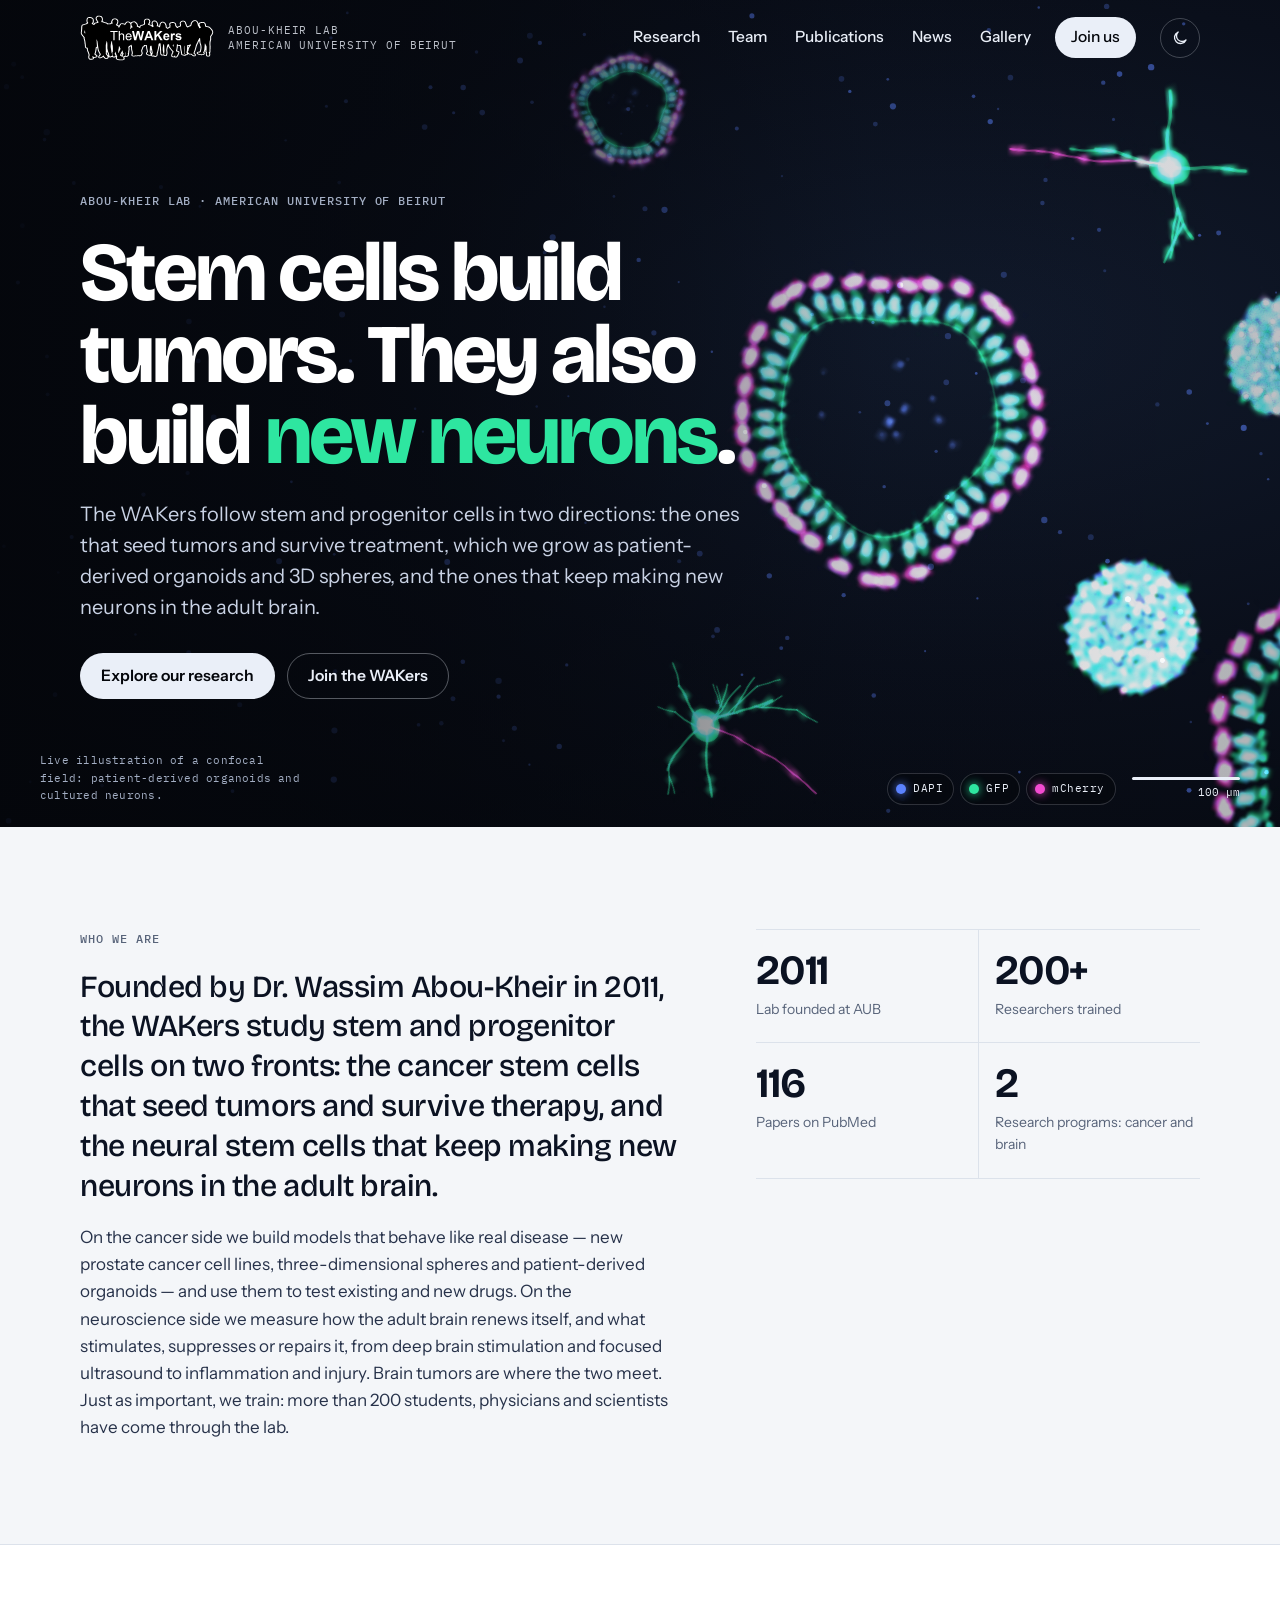
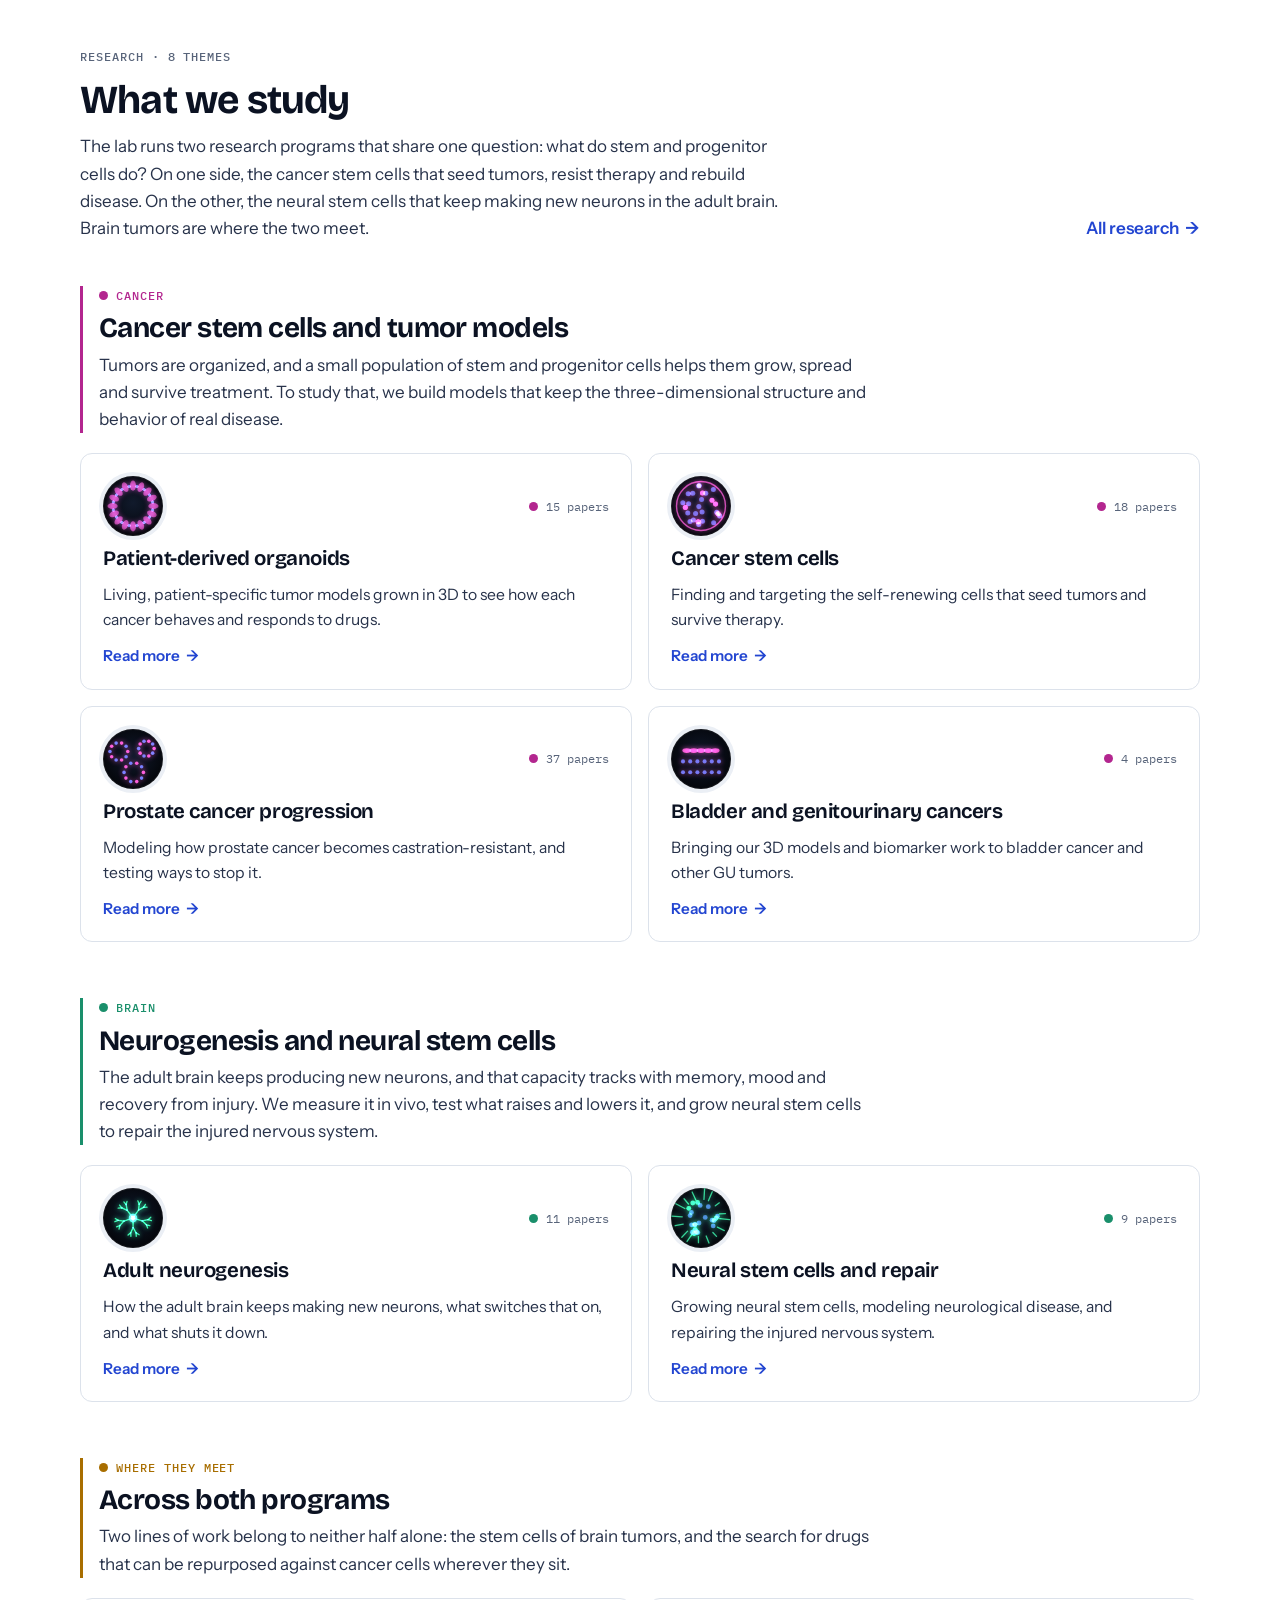
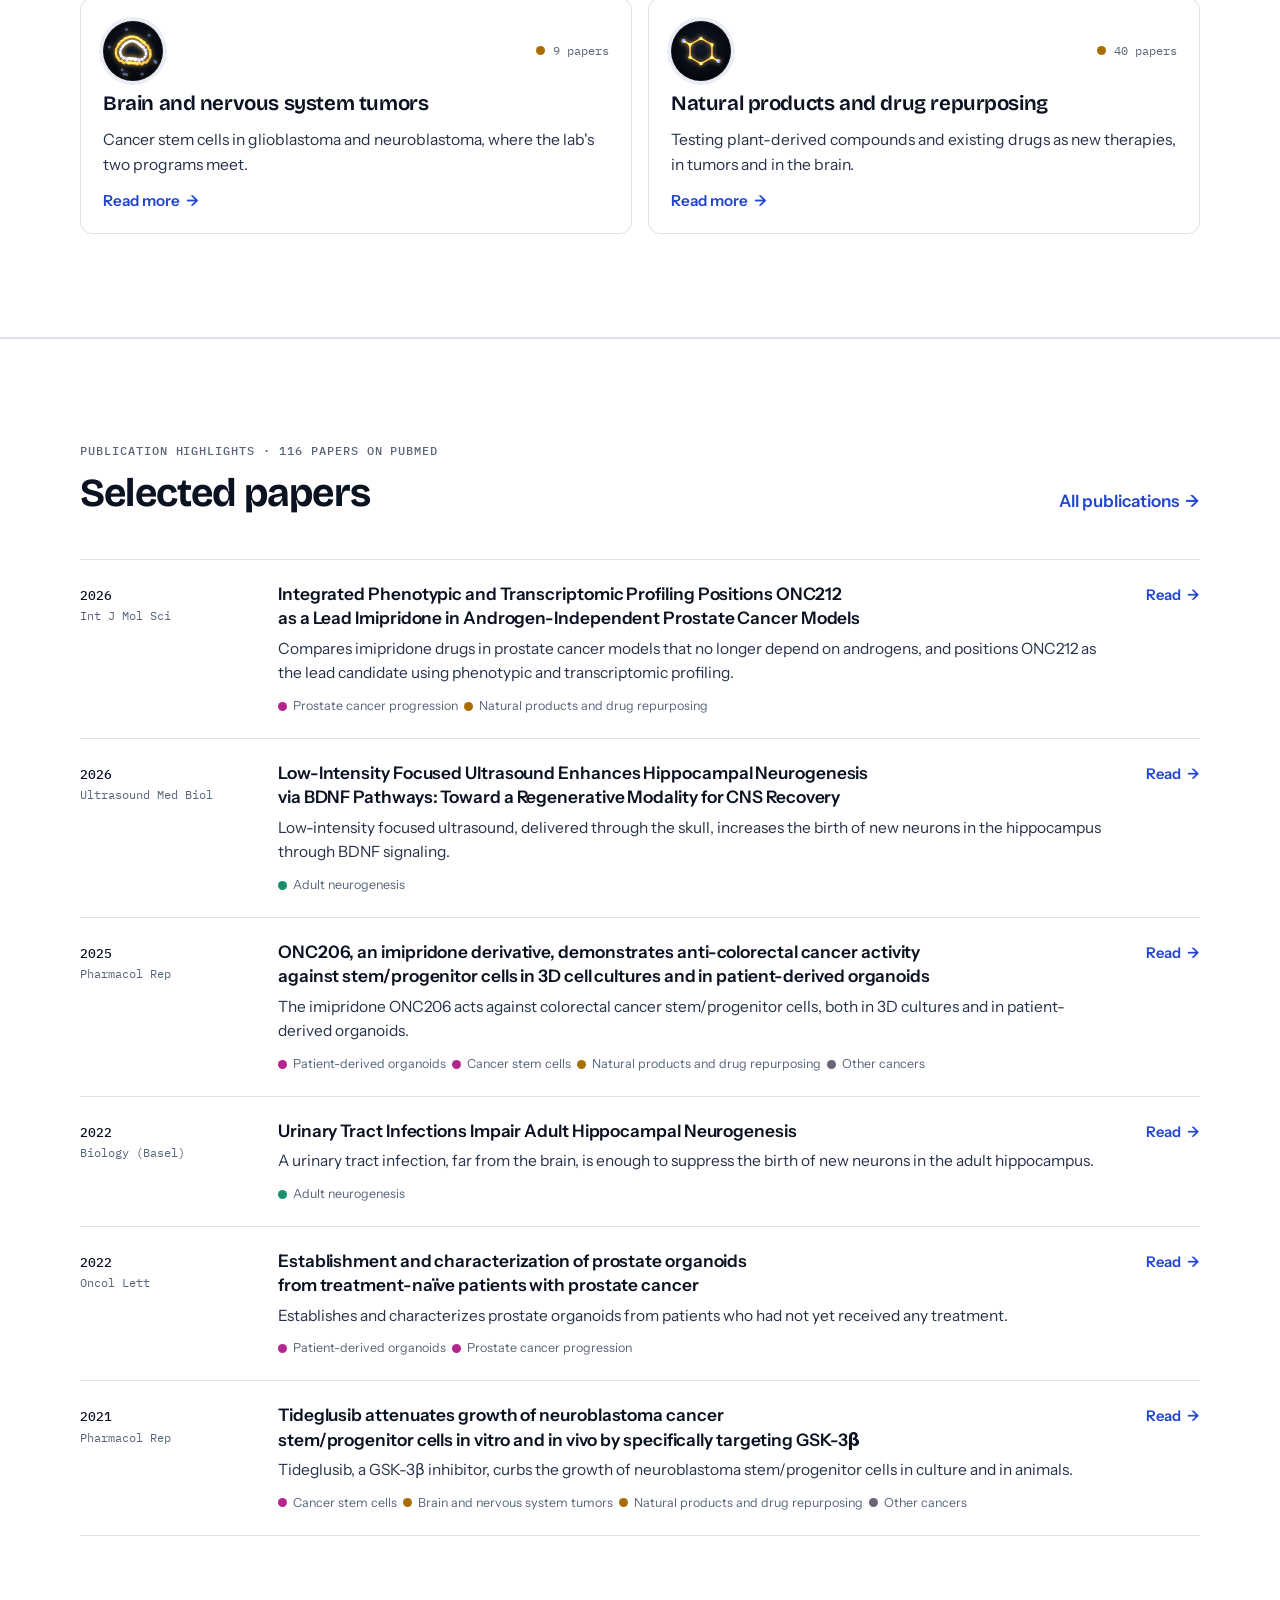
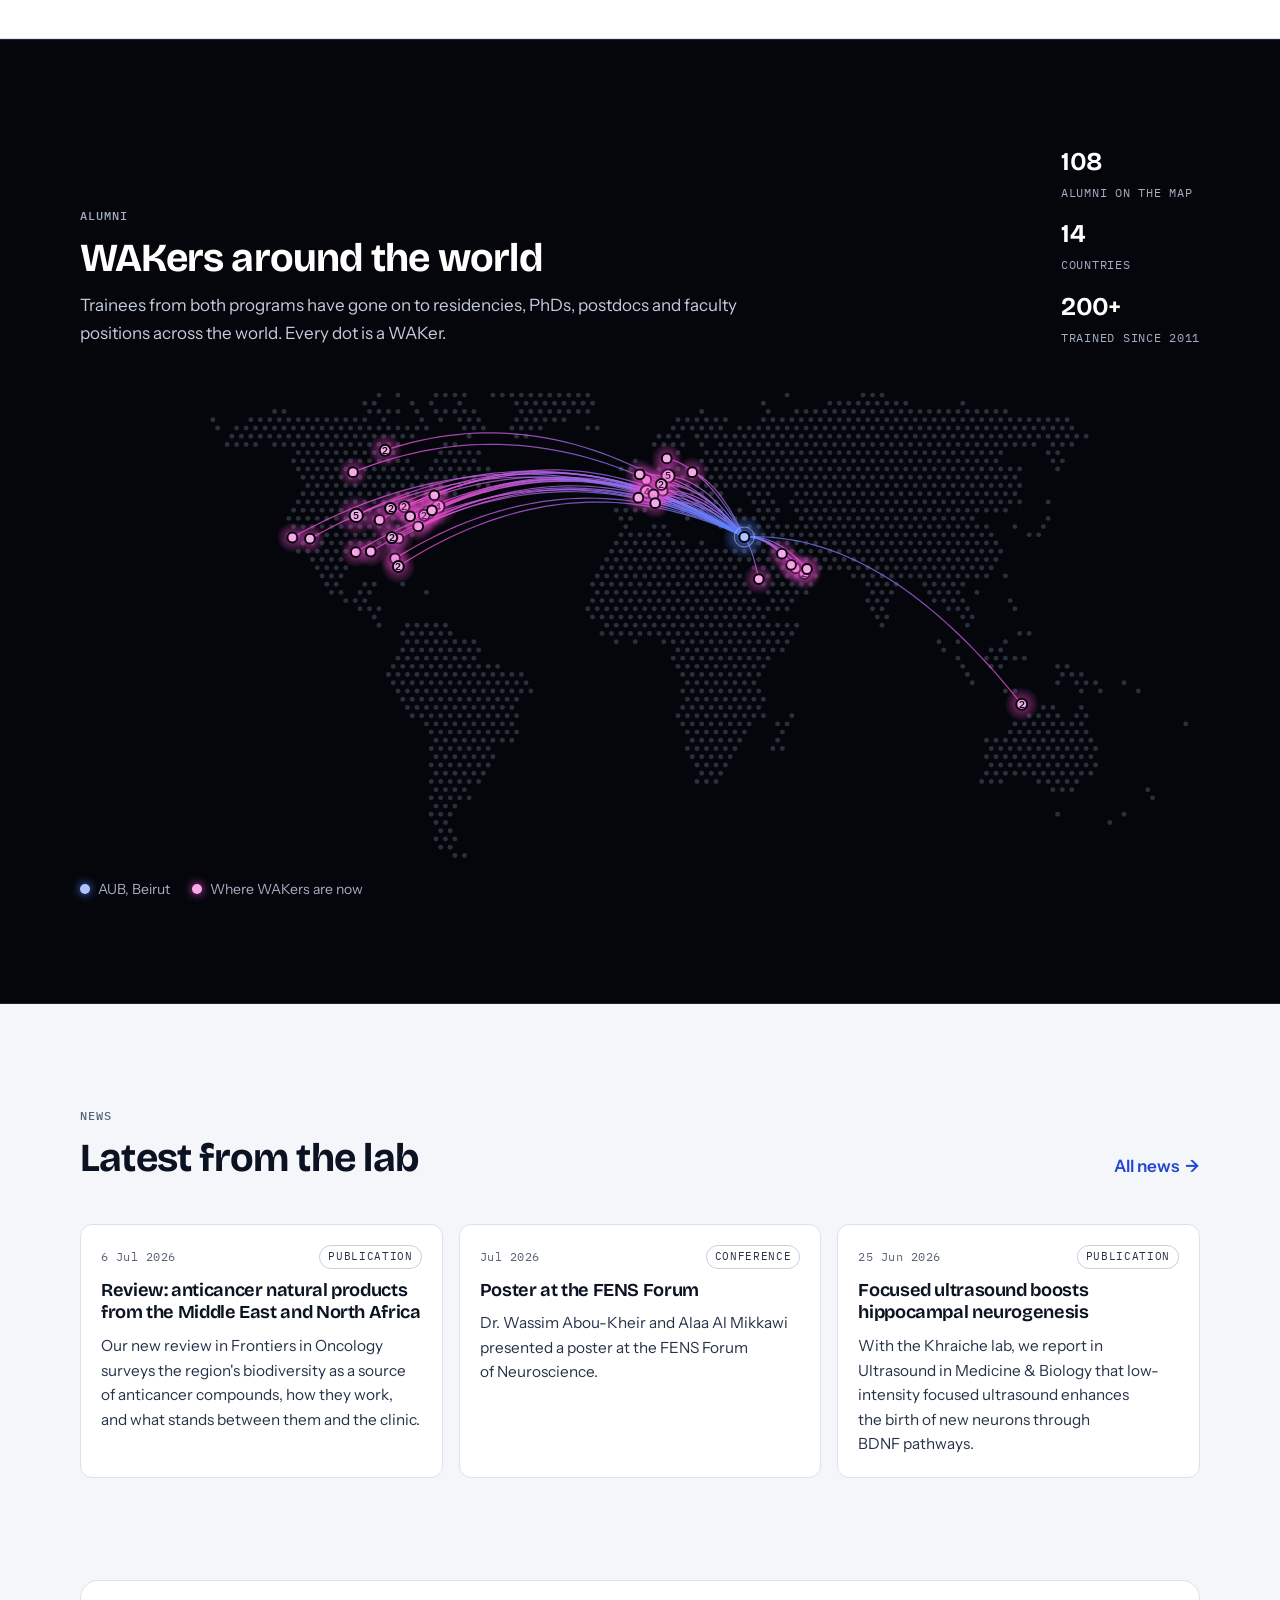
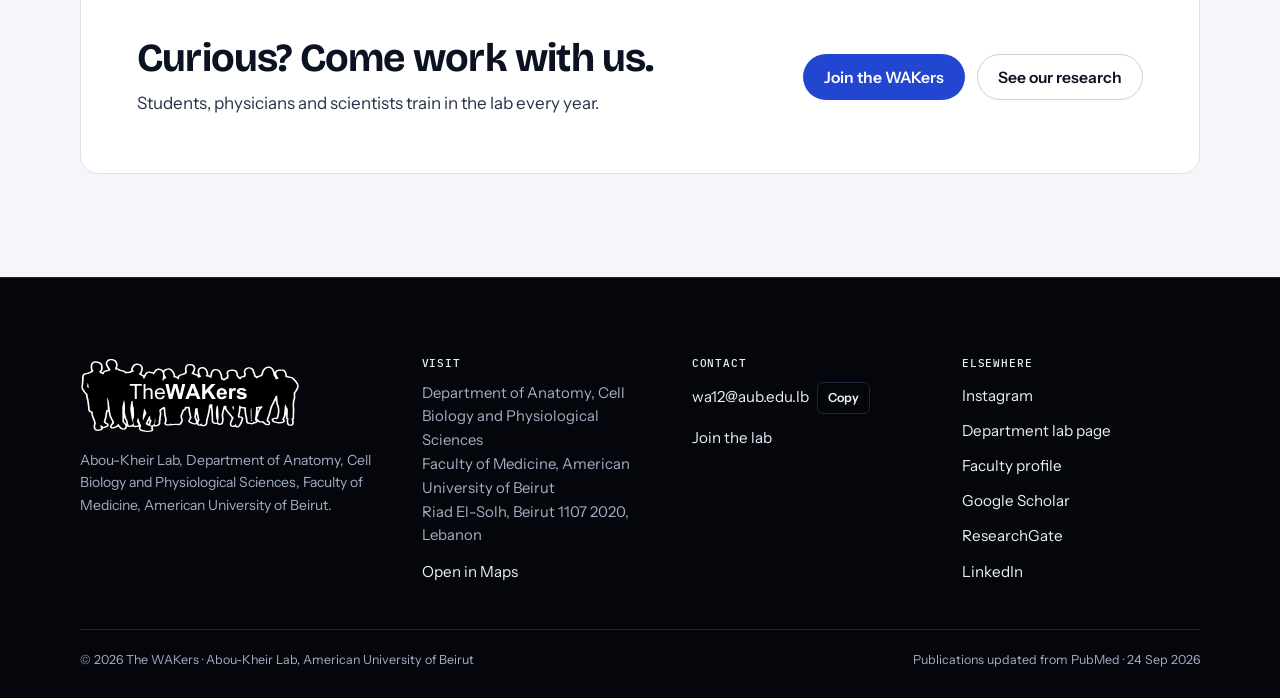
<file: index.html>
<!doctype html>
<html lang="en" data-page="home" data-root="">
<head>
<meta charset="utf-8">
<meta name="viewport" content="width=device-width, initial-scale=1">
<title>The WAKers · Abou-Kheir Lab, AUB</title>
<meta name="description" content="The WAKers, the Abou-Kheir lab at the American University of Beirut, study cancer stem cells, patient-derived organoids and adult neurogenesis.">
<meta property="og:title" content="The WAKers · Abou-Kheir Lab, AUB">
<meta property="og:description" content="The WAKers, the Abou-Kheir lab at the American University of Beirut, study cancer stem cells, patient-derived organoids and adult neurogenesis.">
<meta property="og:type" content="website">
<meta name="theme-color" content="#04060B">
<link rel="icon" href="assets/img/favicon.svg" type="image/svg+xml">
<link rel="preconnect" href="https://fonts.googleapis.com">
<link rel="preconnect" href="https://fonts.gstatic.com" crossorigin>
<link rel="stylesheet" href="https://fonts.googleapis.com/css2?family=Bricolage+Grotesque:opsz,wght@12..96,500..800&family=IBM+Plex+Mono:wght@400;500&family=Instrument+Sans:ital,wght@0,400..700;1,400..700&display=swap">
<link rel="stylesheet" href="assets/css/site.css">
<script>try{var t=localStorage.getItem('wakers-theme');if(t)document.documentElement.setAttribute('data-theme',t);}catch(e){}</script>
</head>
<body>
<a class="skip" href="#main">Skip to content</a>
<div id="site-header"></div>
<main id="main" tabindex="-1"></main>
<div id="site-footer"></div>
<noscript><p style="padding:24px;font-family:sans-serif">This site needs JavaScript turned on to show its content.</p></noscript>
<script src="assets/js/geo-data.js" defer></script>
<script src="assets/js/map.js" defer></script>
<script src="assets/js/field.js" defer></script>
<script src="assets/js/app.js" defer></script>
</body>
</html>
</file>
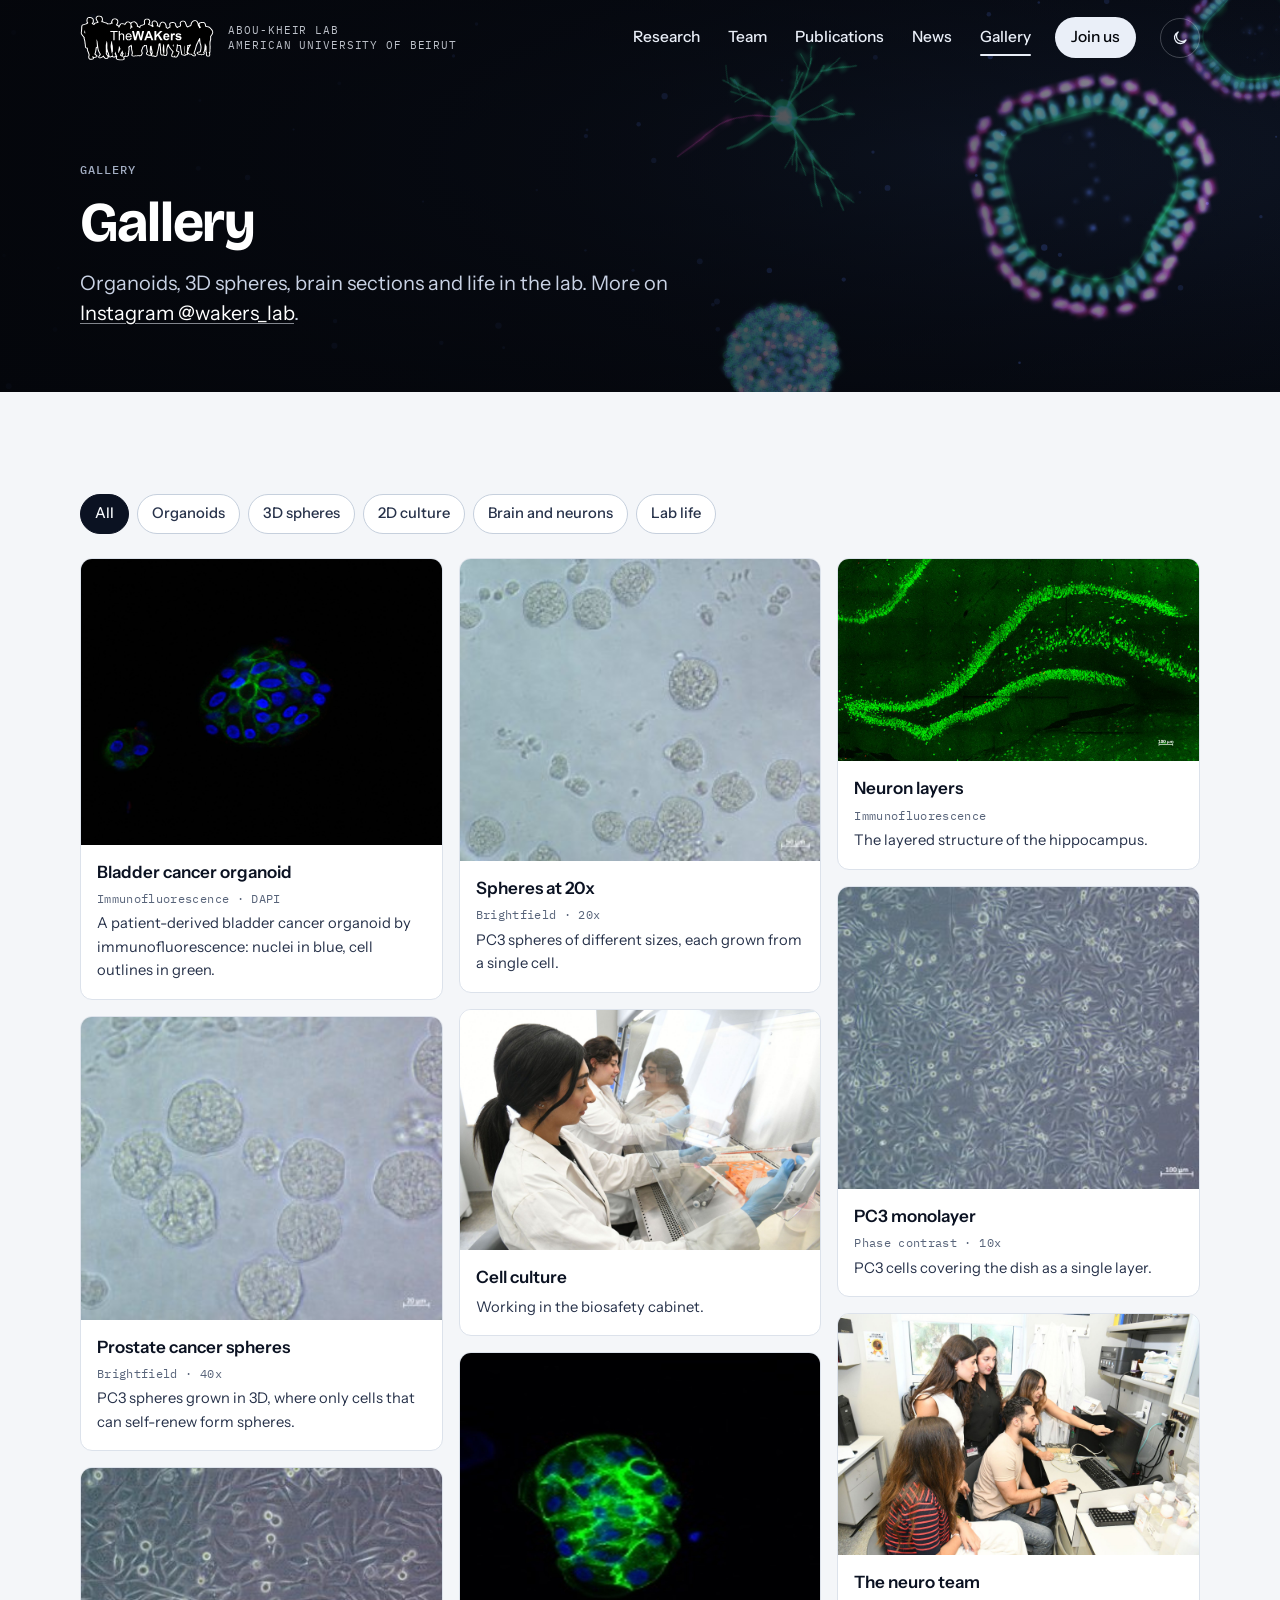
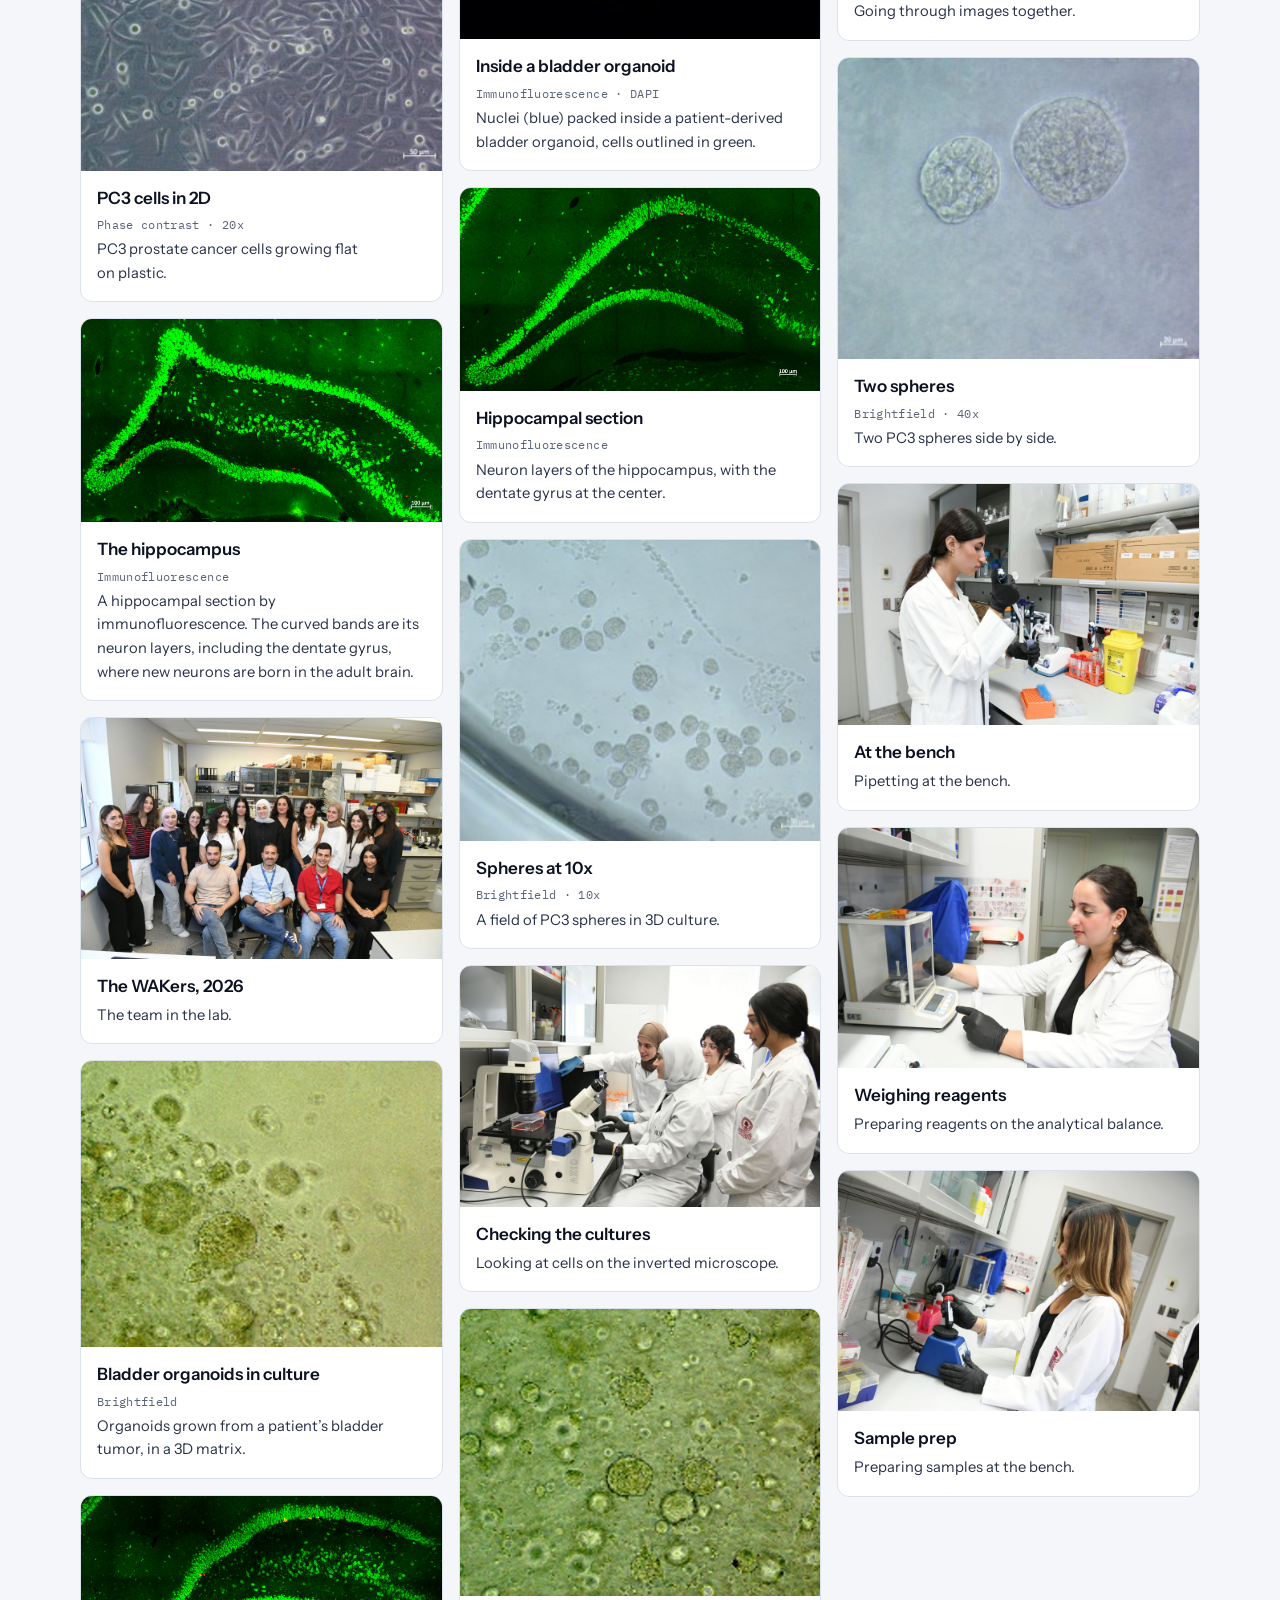
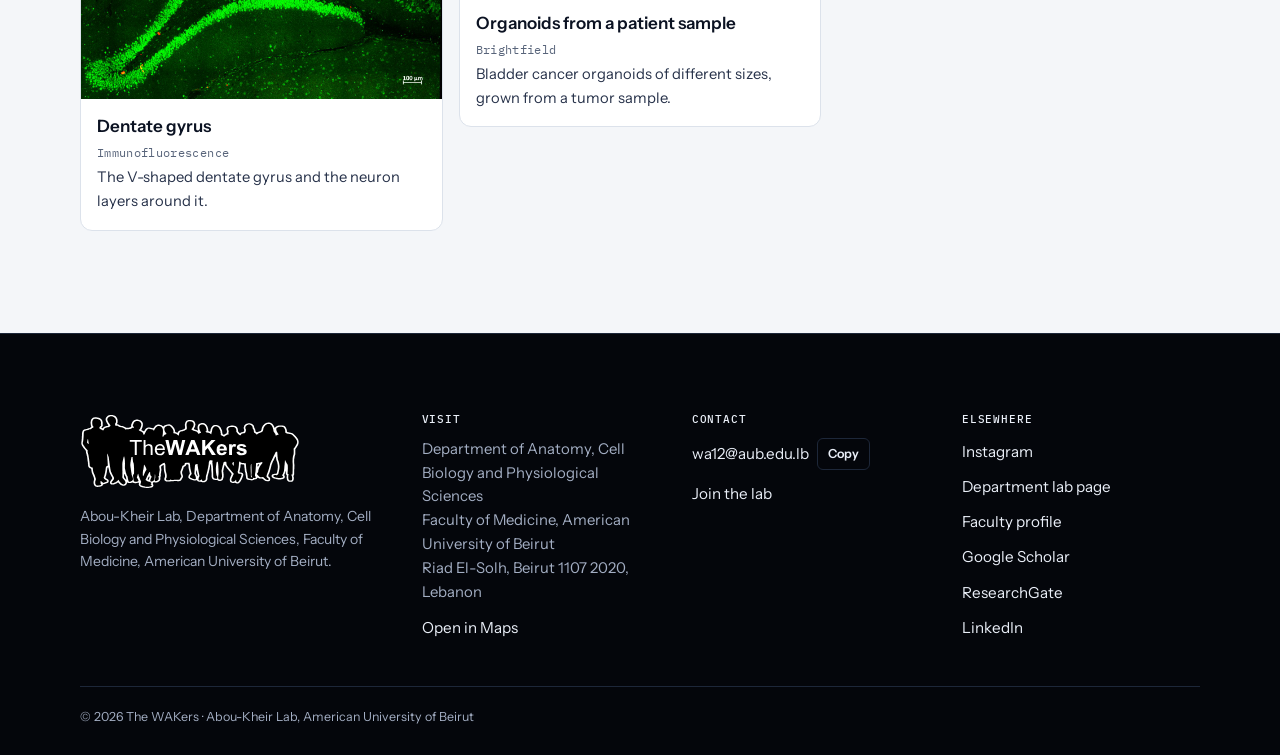
<file: gallery/index.html>
<!doctype html>
<html lang="en" data-page="gallery" data-root="../">
<head>
<meta charset="utf-8">
<meta name="viewport" content="width=device-width, initial-scale=1">
<title>Gallery · The WAKers</title>
<meta name="description" content="Organoids, 3D spheres, brain sections and life in the Abou-Kheir lab.">
<meta property="og:title" content="Gallery · The WAKers">
<meta property="og:description" content="Organoids, 3D spheres, brain sections and life in the Abou-Kheir lab.">
<meta property="og:type" content="website">
<meta name="theme-color" content="#04060B">
<link rel="icon" href="../assets/img/favicon.svg" type="image/svg+xml">
<link rel="preconnect" href="https://fonts.googleapis.com">
<link rel="preconnect" href="https://fonts.gstatic.com" crossorigin>
<link rel="stylesheet" href="https://fonts.googleapis.com/css2?family=Bricolage+Grotesque:opsz,wght@12..96,500..800&family=IBM+Plex+Mono:wght@400;500&family=Instrument+Sans:ital,wght@0,400..700;1,400..700&display=swap">
<link rel="stylesheet" href="../assets/css/site.css">
<script>try{var t=localStorage.getItem('wakers-theme');if(t)document.documentElement.setAttribute('data-theme',t);}catch(e){}</script>
</head>
<body>
<a class="skip" href="#main">Skip to content</a>
<div id="site-header"></div>
<main id="main" tabindex="-1"></main>
<div id="site-footer"></div>
<noscript><p style="padding:24px;font-family:sans-serif">This site needs JavaScript turned on to show its content.</p></noscript>
<script src="../assets/js/geo-data.js" defer></script>
<script src="../assets/js/map.js" defer></script>
<script src="../assets/js/field.js" defer></script>
<script src="../assets/js/app.js" defer></script>
</body>
</html>
</file>
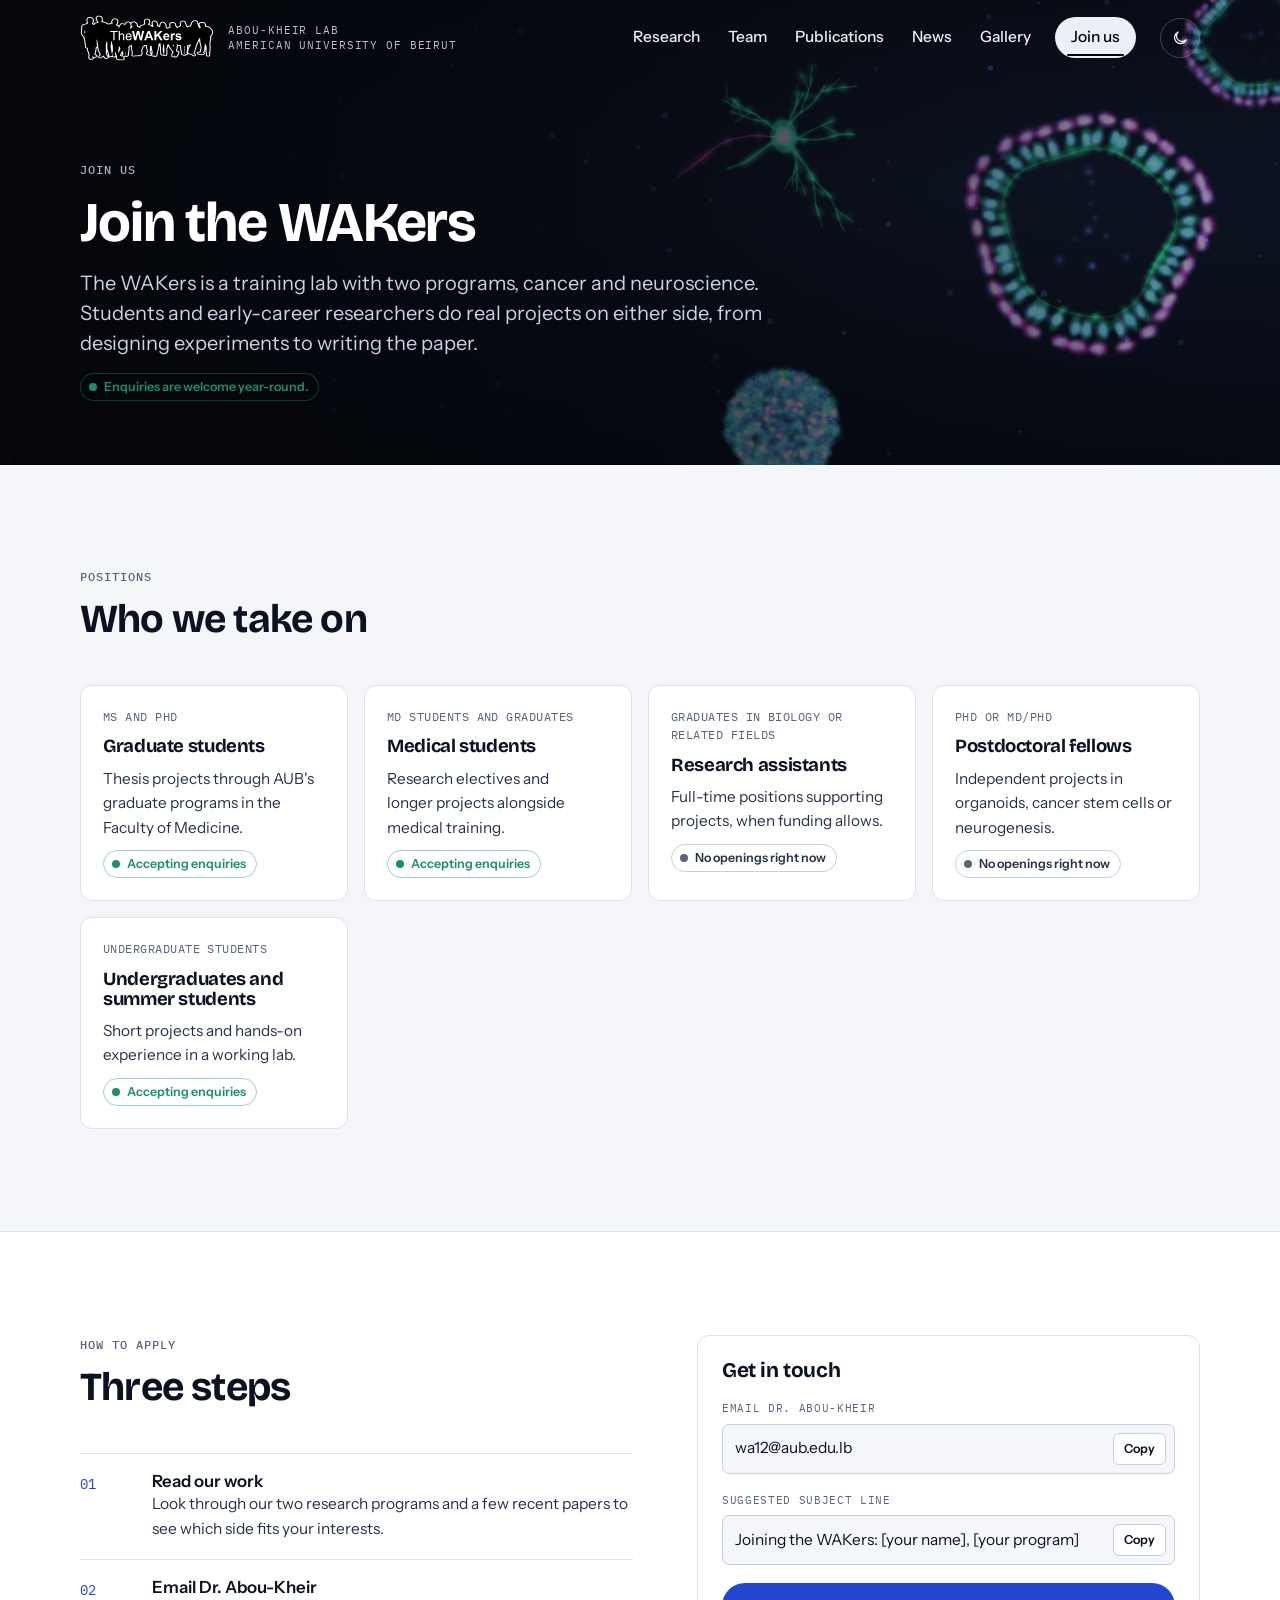
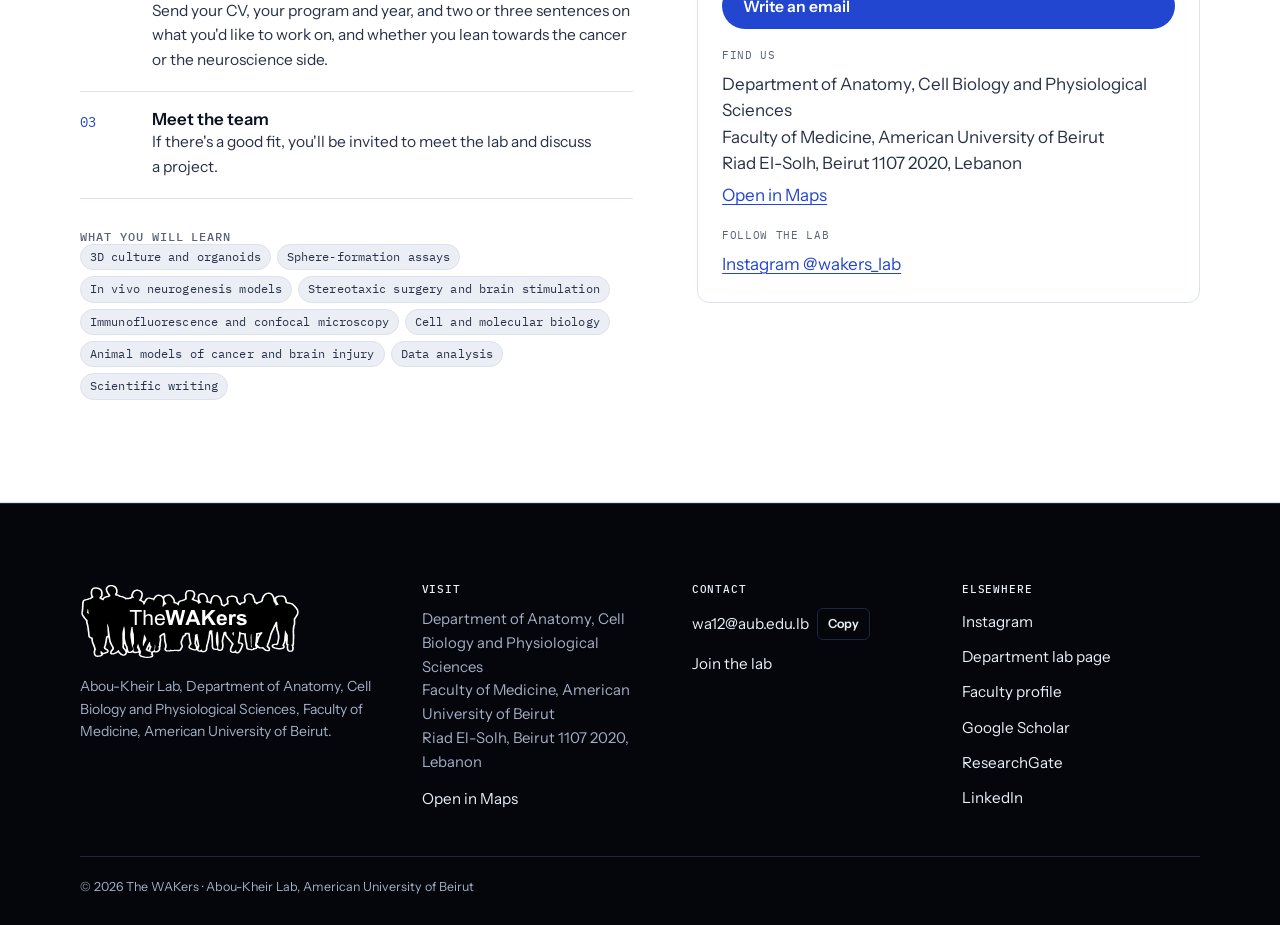
<file: join/index.html>
<!doctype html>
<html lang="en" data-page="join" data-root="../">
<head>
<meta charset="utf-8">
<meta name="viewport" content="width=device-width, initial-scale=1">
<title>Join us · The WAKers</title>
<meta name="description" content="How to join the Abou-Kheir lab at the American University of Beirut as a student, researcher or postdoc.">
<meta property="og:title" content="Join us · The WAKers">
<meta property="og:description" content="How to join the Abou-Kheir lab at the American University of Beirut as a student, researcher or postdoc.">
<meta property="og:type" content="website">
<meta name="theme-color" content="#04060B">
<link rel="icon" href="../assets/img/favicon.svg" type="image/svg+xml">
<link rel="preconnect" href="https://fonts.googleapis.com">
<link rel="preconnect" href="https://fonts.gstatic.com" crossorigin>
<link rel="stylesheet" href="https://fonts.googleapis.com/css2?family=Bricolage+Grotesque:opsz,wght@12..96,500..800&family=IBM+Plex+Mono:wght@400;500&family=Instrument+Sans:ital,wght@0,400..700;1,400..700&display=swap">
<link rel="stylesheet" href="../assets/css/site.css">
<script>try{var t=localStorage.getItem('wakers-theme');if(t)document.documentElement.setAttribute('data-theme',t);}catch(e){}</script>
</head>
<body>
<a class="skip" href="#main">Skip to content</a>
<div id="site-header"></div>
<main id="main" tabindex="-1"></main>
<div id="site-footer"></div>
<noscript><p style="padding:24px;font-family:sans-serif">This site needs JavaScript turned on to show its content.</p></noscript>
<script src="../assets/js/geo-data.js" defer></script>
<script src="../assets/js/map.js" defer></script>
<script src="../assets/js/field.js" defer></script>
<script src="../assets/js/app.js" defer></script>
</body>
</html>
</file>
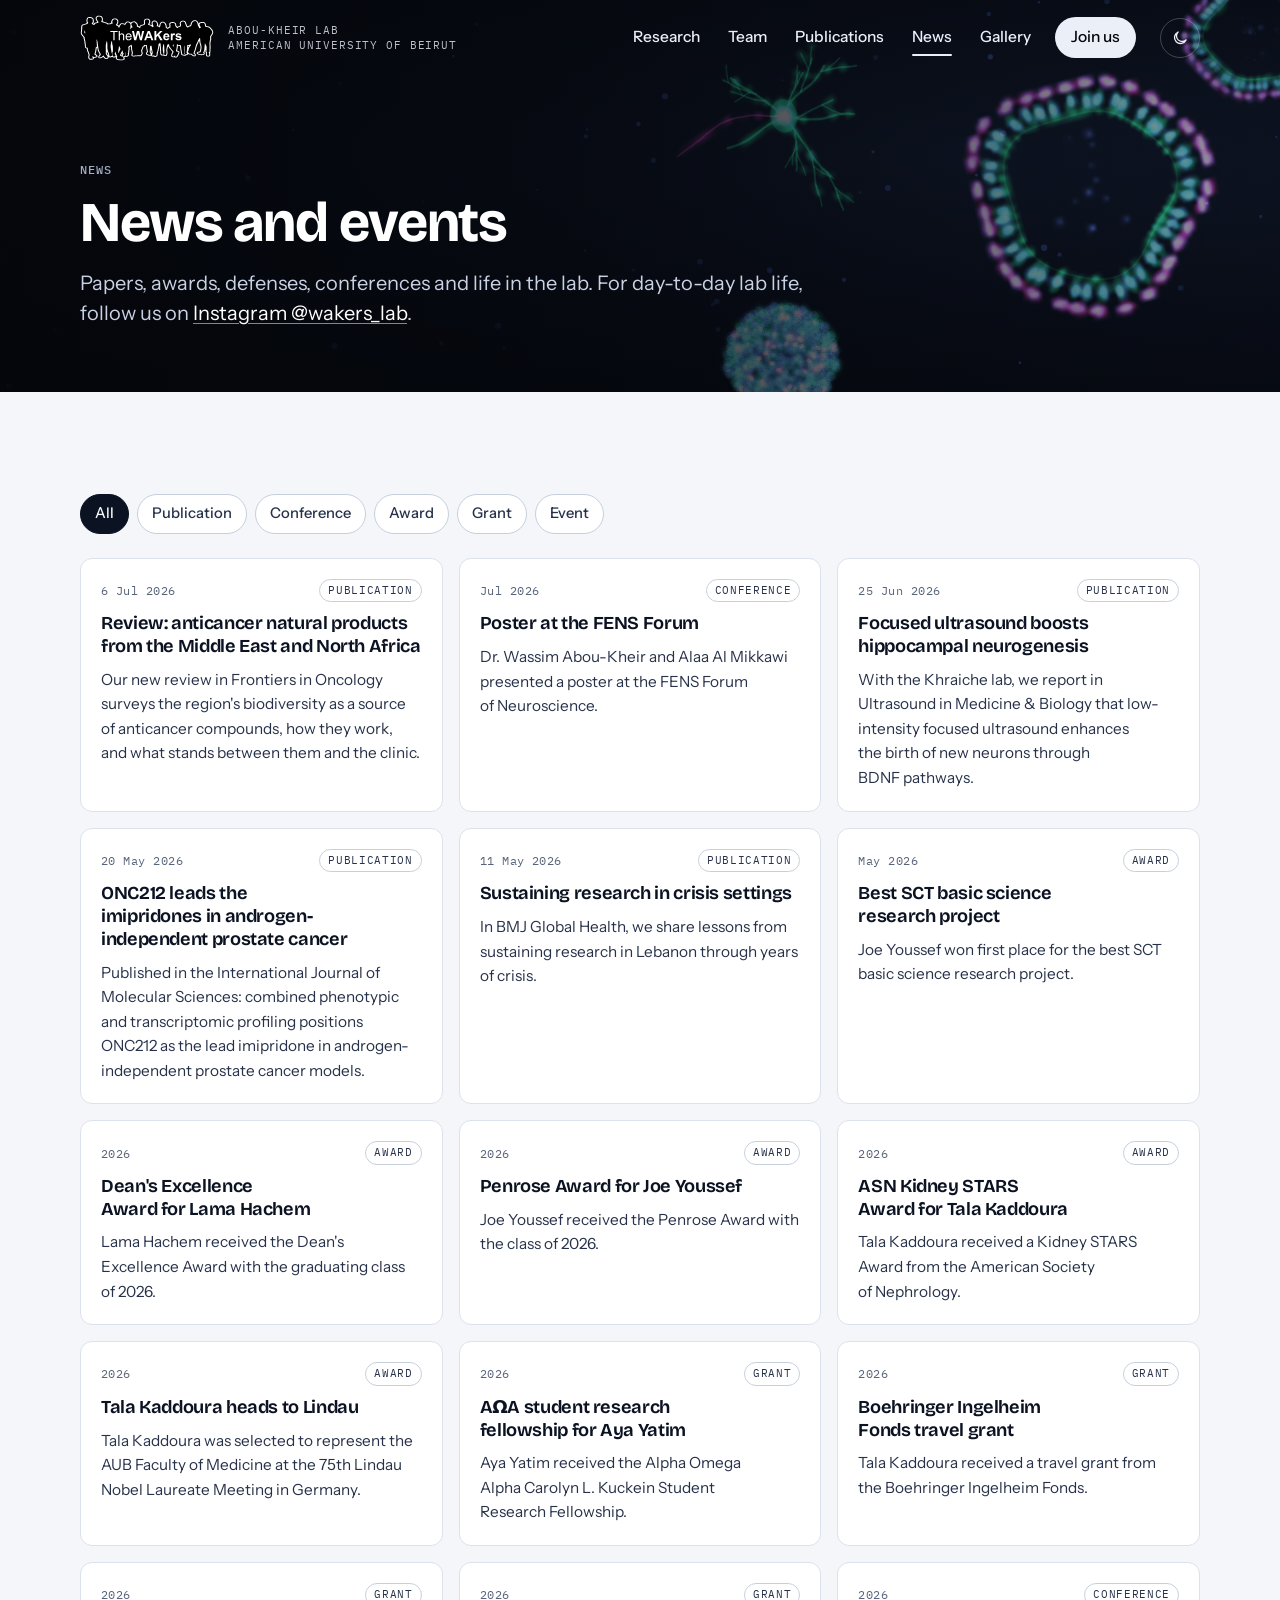
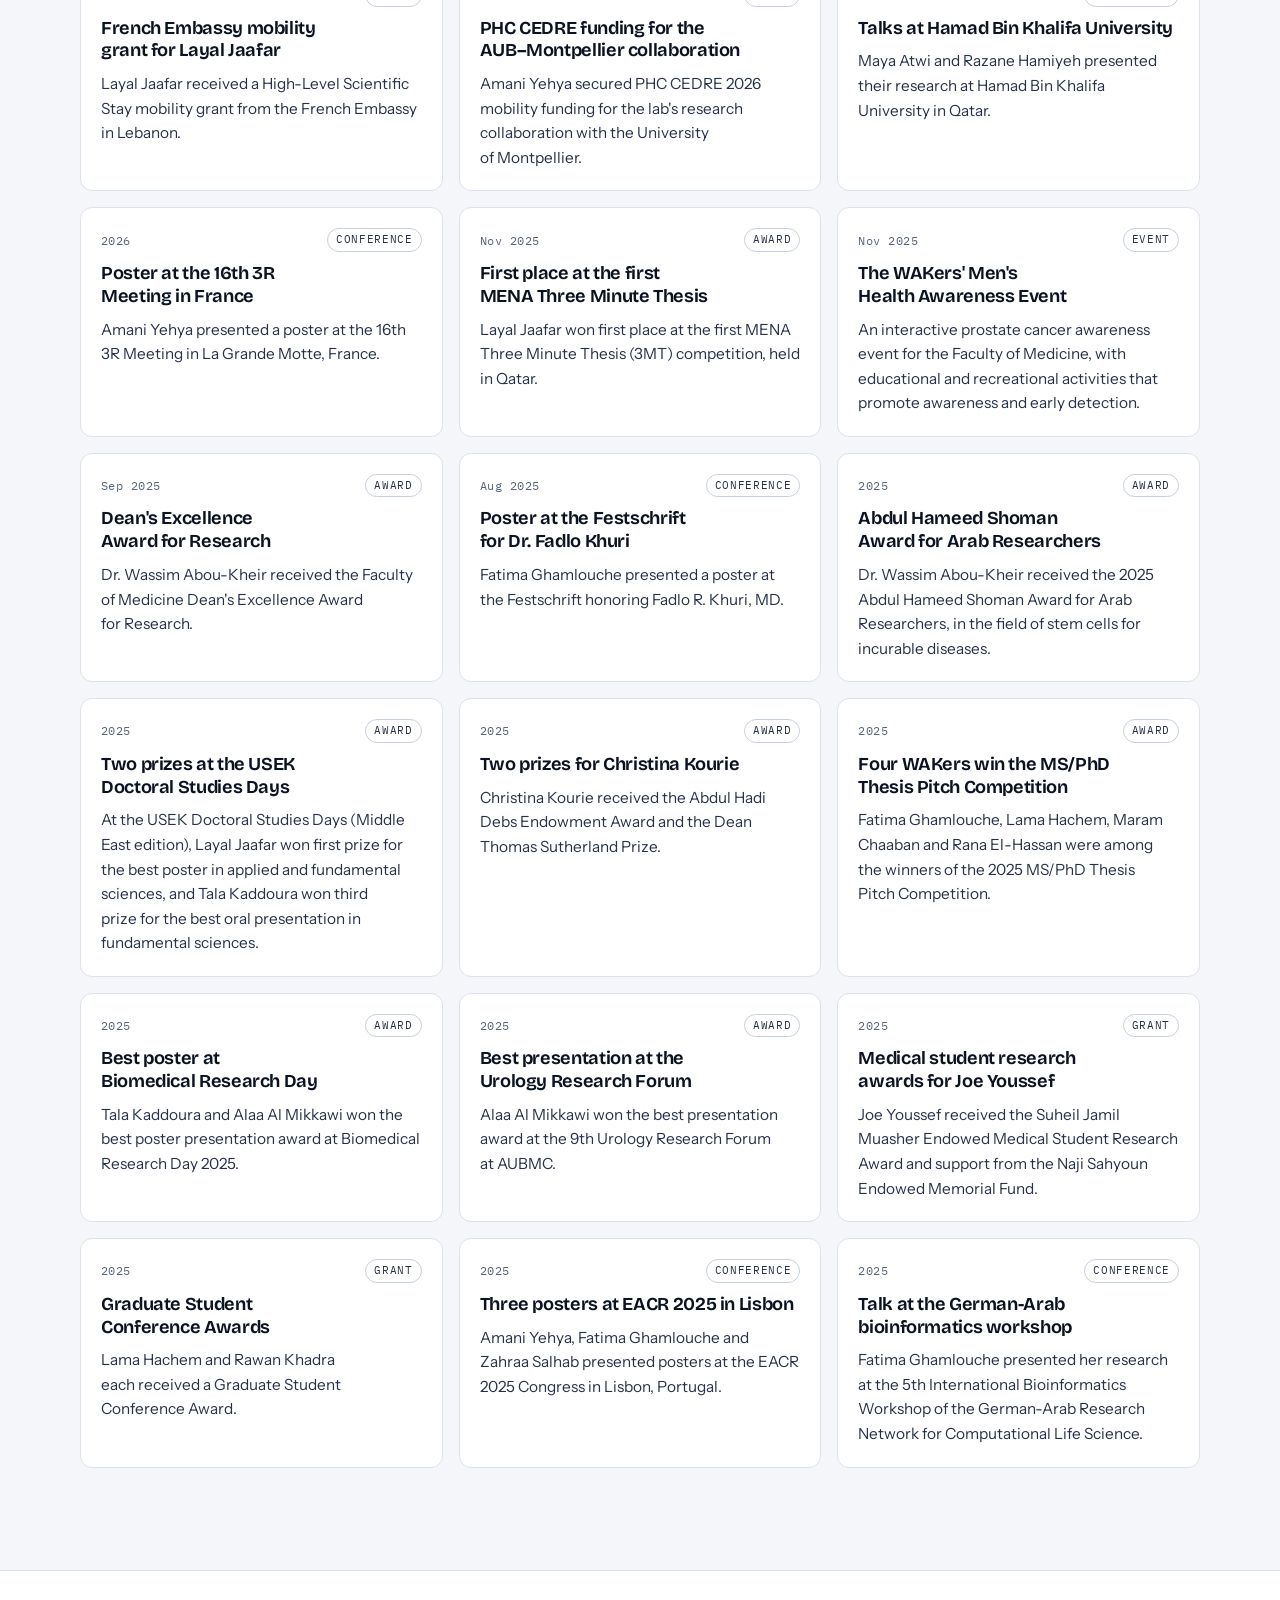
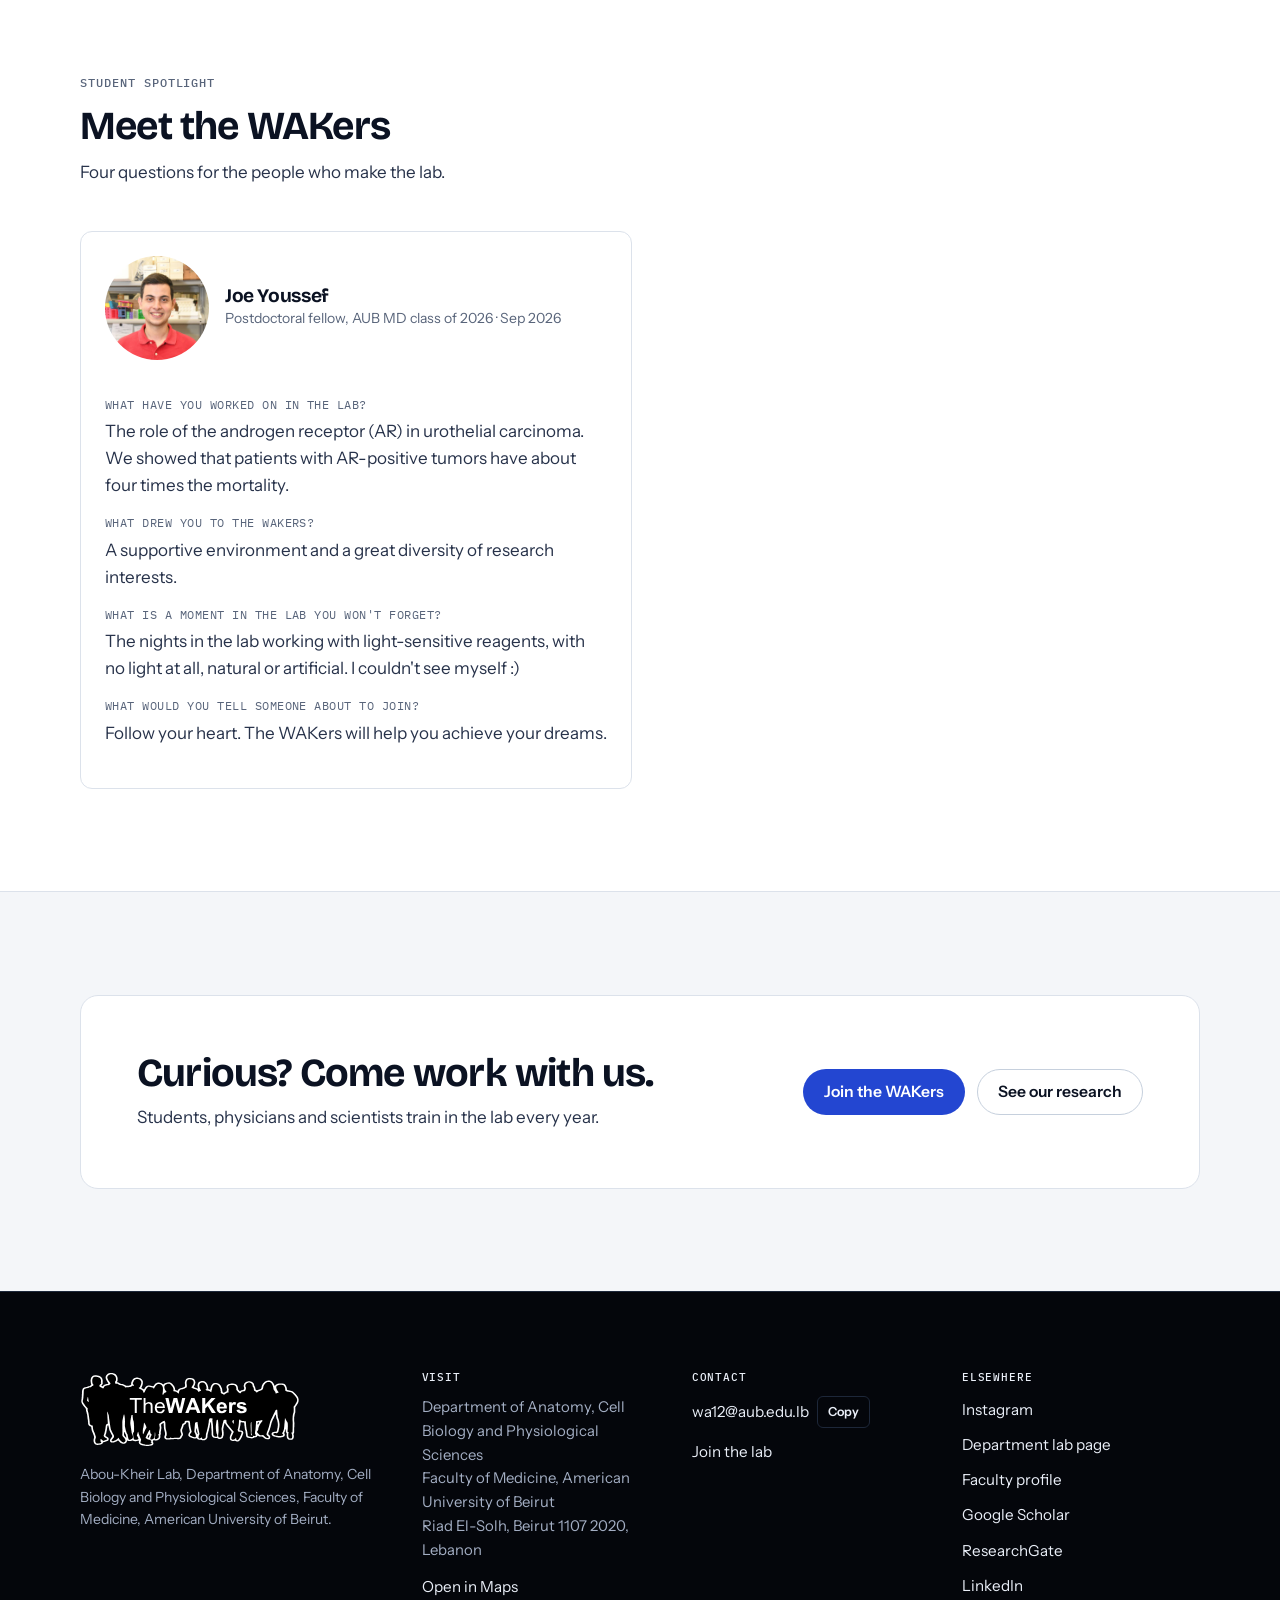
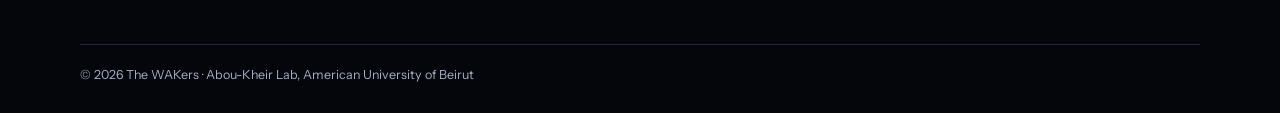
<file: news/index.html>
<!doctype html>
<html lang="en" data-page="news" data-root="../">
<head>
<meta charset="utf-8">
<meta name="viewport" content="width=device-width, initial-scale=1">
<title>News · The WAKers</title>
<meta name="description" content="Papers, awards, grants, conferences and life in the Abou-Kheir lab at AUB.">
<meta property="og:title" content="News · The WAKers">
<meta property="og:description" content="Papers, awards, grants, conferences and life in the Abou-Kheir lab at AUB.">
<meta property="og:type" content="website">
<meta name="theme-color" content="#04060B">
<link rel="icon" href="../assets/img/favicon.svg" type="image/svg+xml">
<link rel="preconnect" href="https://fonts.googleapis.com">
<link rel="preconnect" href="https://fonts.gstatic.com" crossorigin>
<link rel="stylesheet" href="https://fonts.googleapis.com/css2?family=Bricolage+Grotesque:opsz,wght@12..96,500..800&family=IBM+Plex+Mono:wght@400;500&family=Instrument+Sans:ital,wght@0,400..700;1,400..700&display=swap">
<link rel="stylesheet" href="../assets/css/site.css">
<script>try{var t=localStorage.getItem('wakers-theme');if(t)document.documentElement.setAttribute('data-theme',t);}catch(e){}</script>
</head>
<body>
<a class="skip" href="#main">Skip to content</a>
<div id="site-header"></div>
<main id="main" tabindex="-1"></main>
<div id="site-footer"></div>
<noscript><p style="padding:24px;font-family:sans-serif">This site needs JavaScript turned on to show its content.</p></noscript>
<script src="../assets/js/geo-data.js" defer></script>
<script src="../assets/js/map.js" defer></script>
<script src="../assets/js/field.js" defer></script>
<script src="../assets/js/app.js" defer></script>
</body>
</html>
</file>
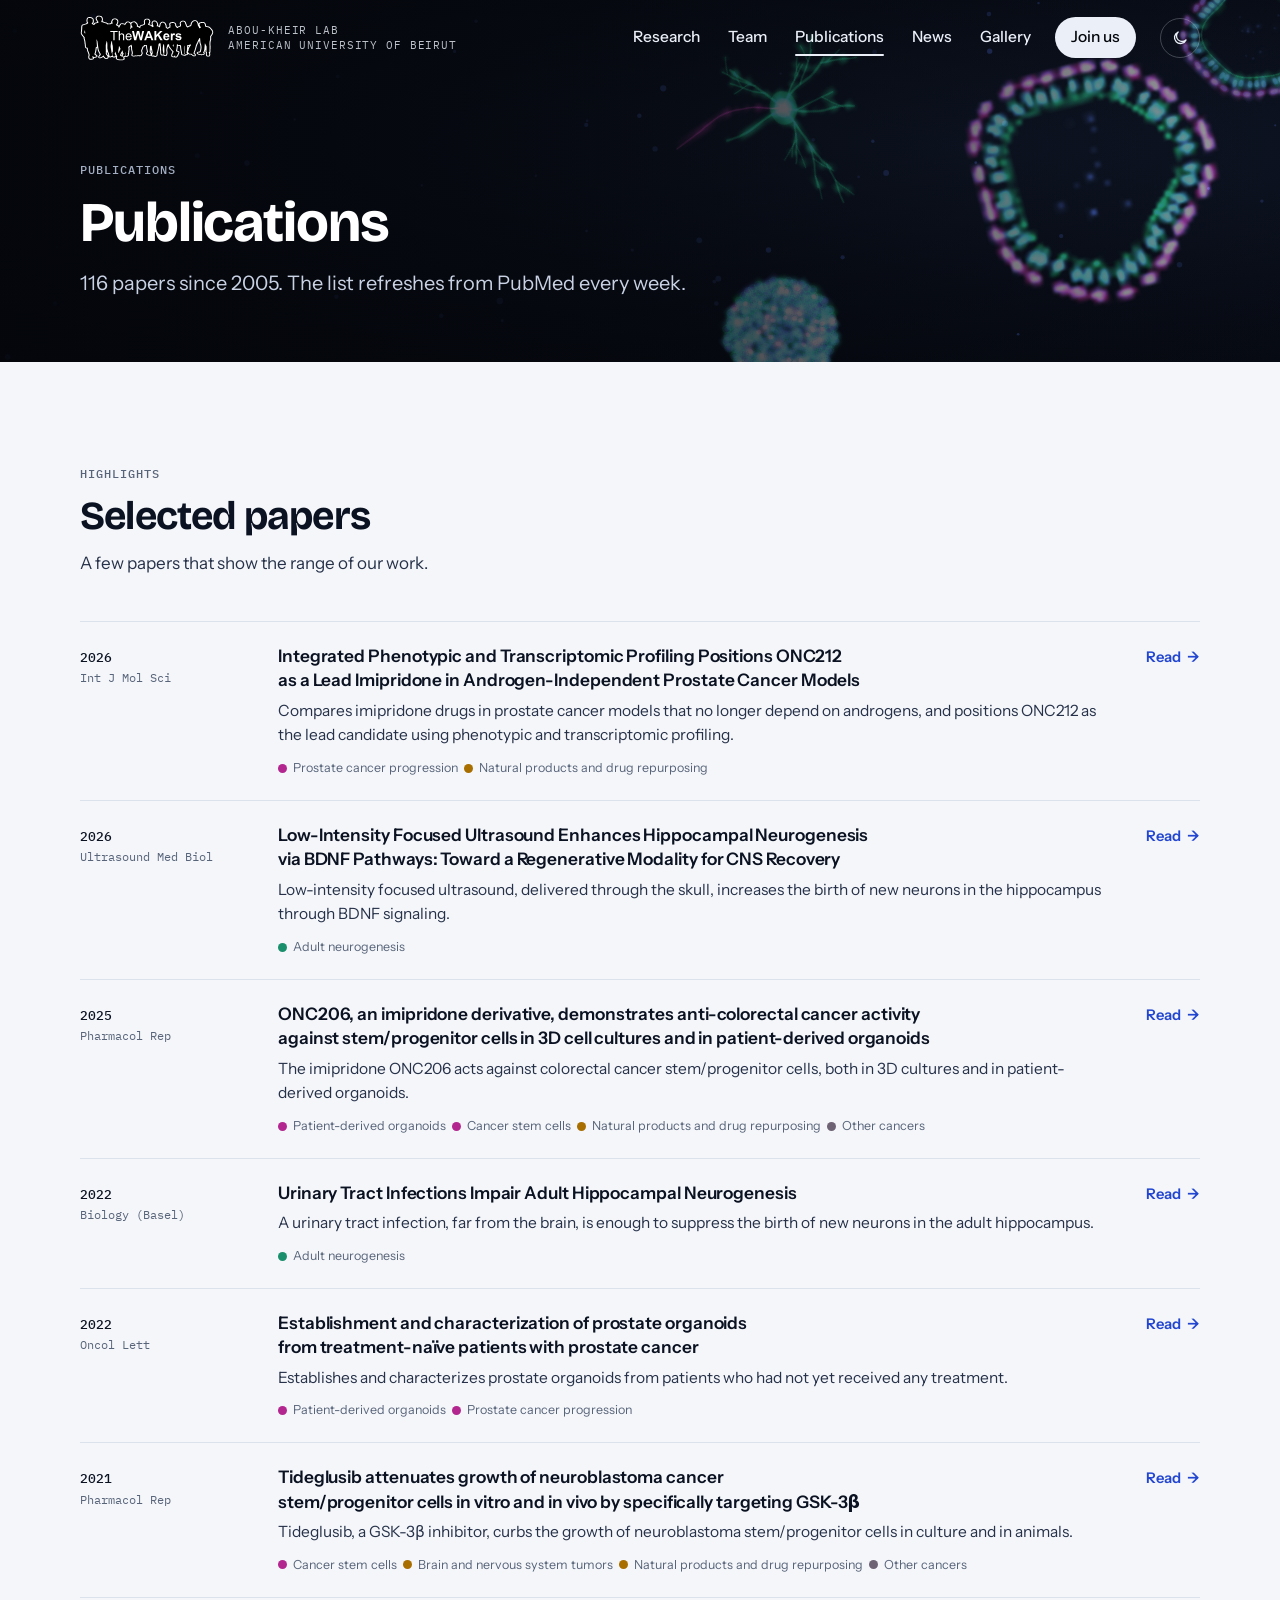
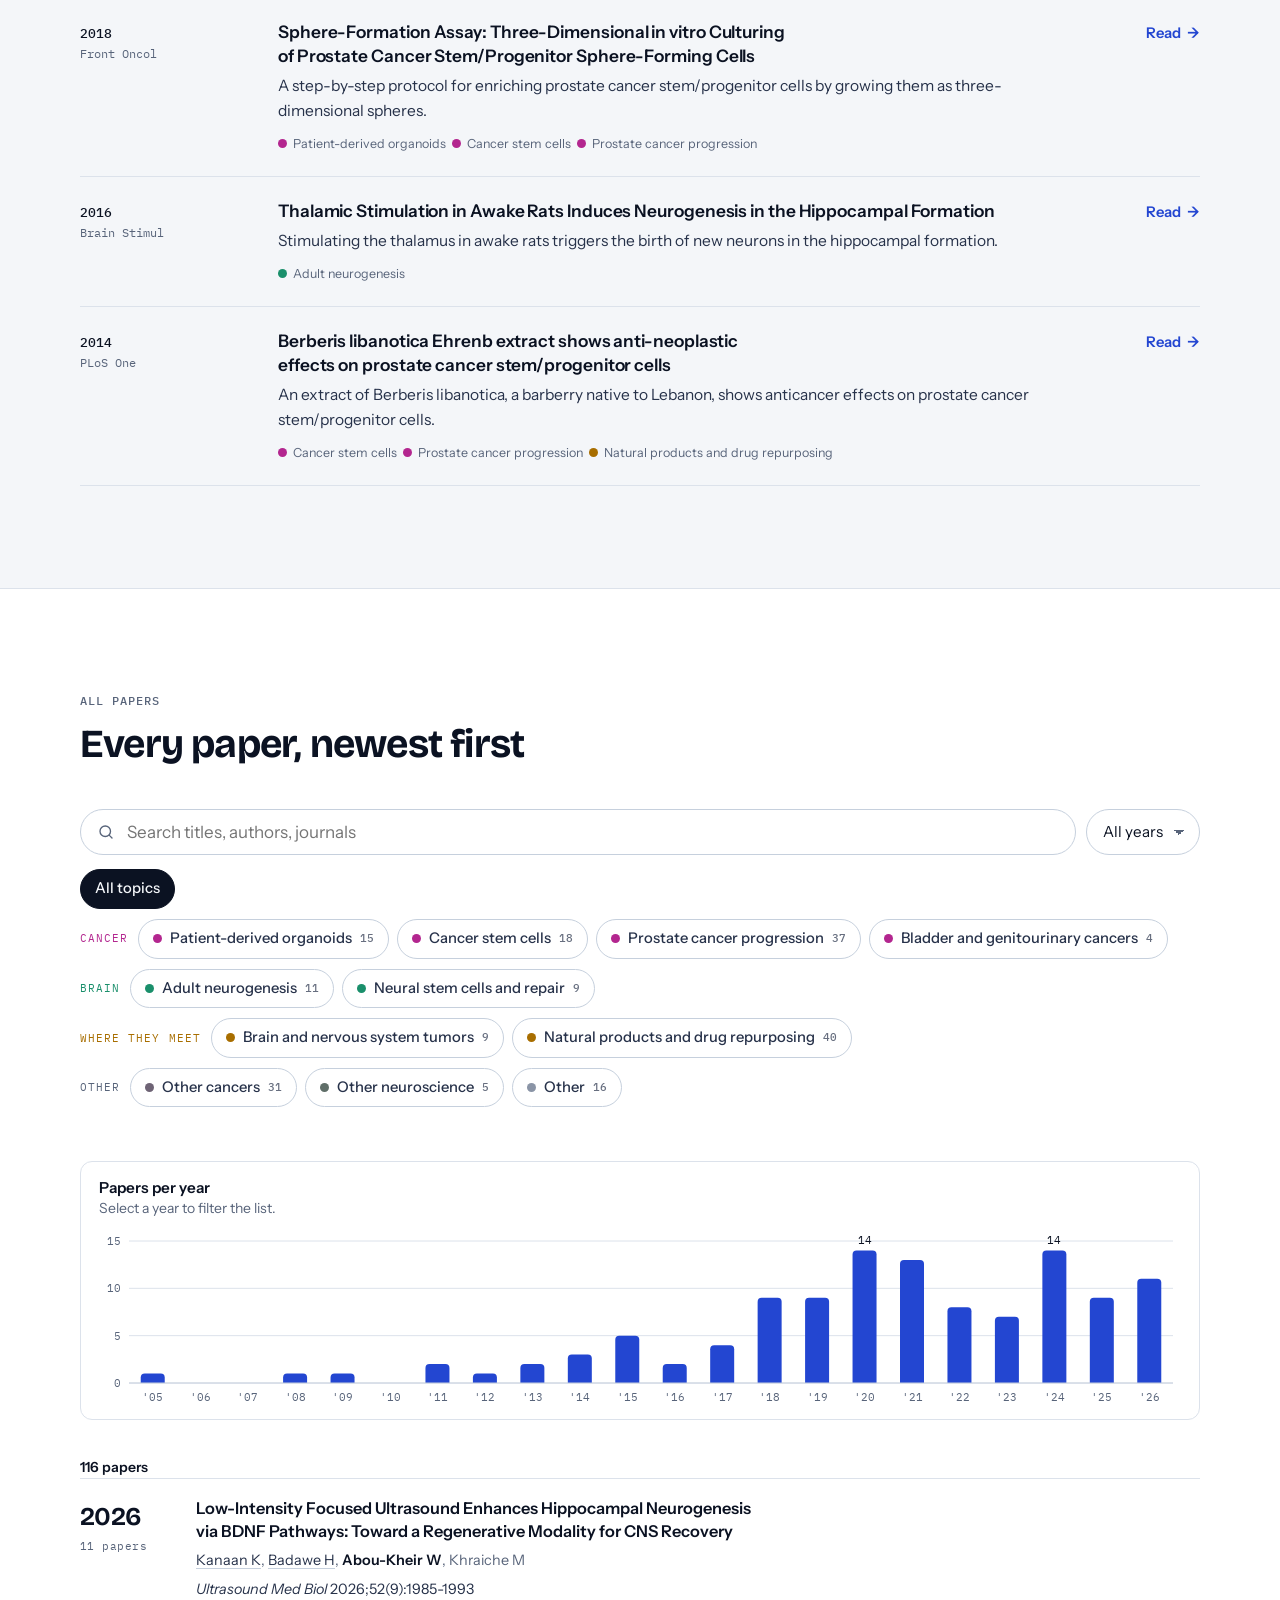
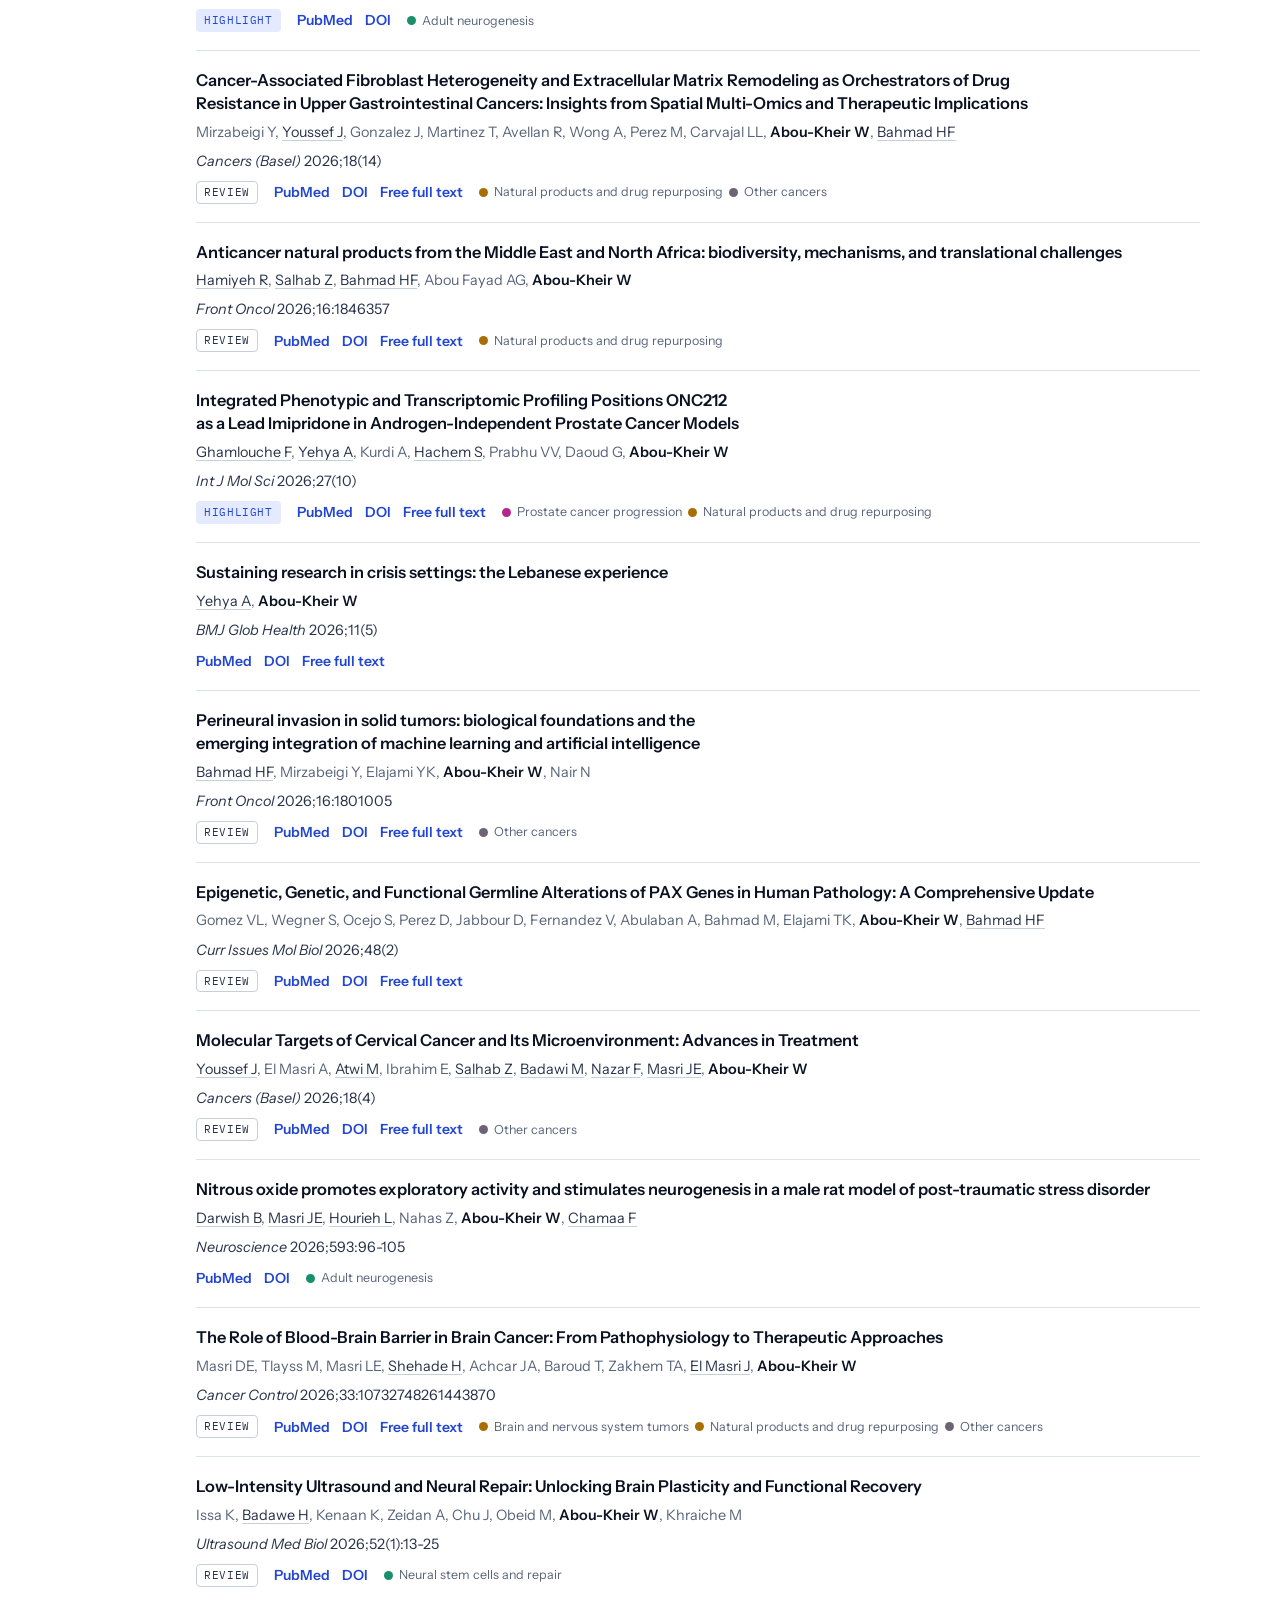
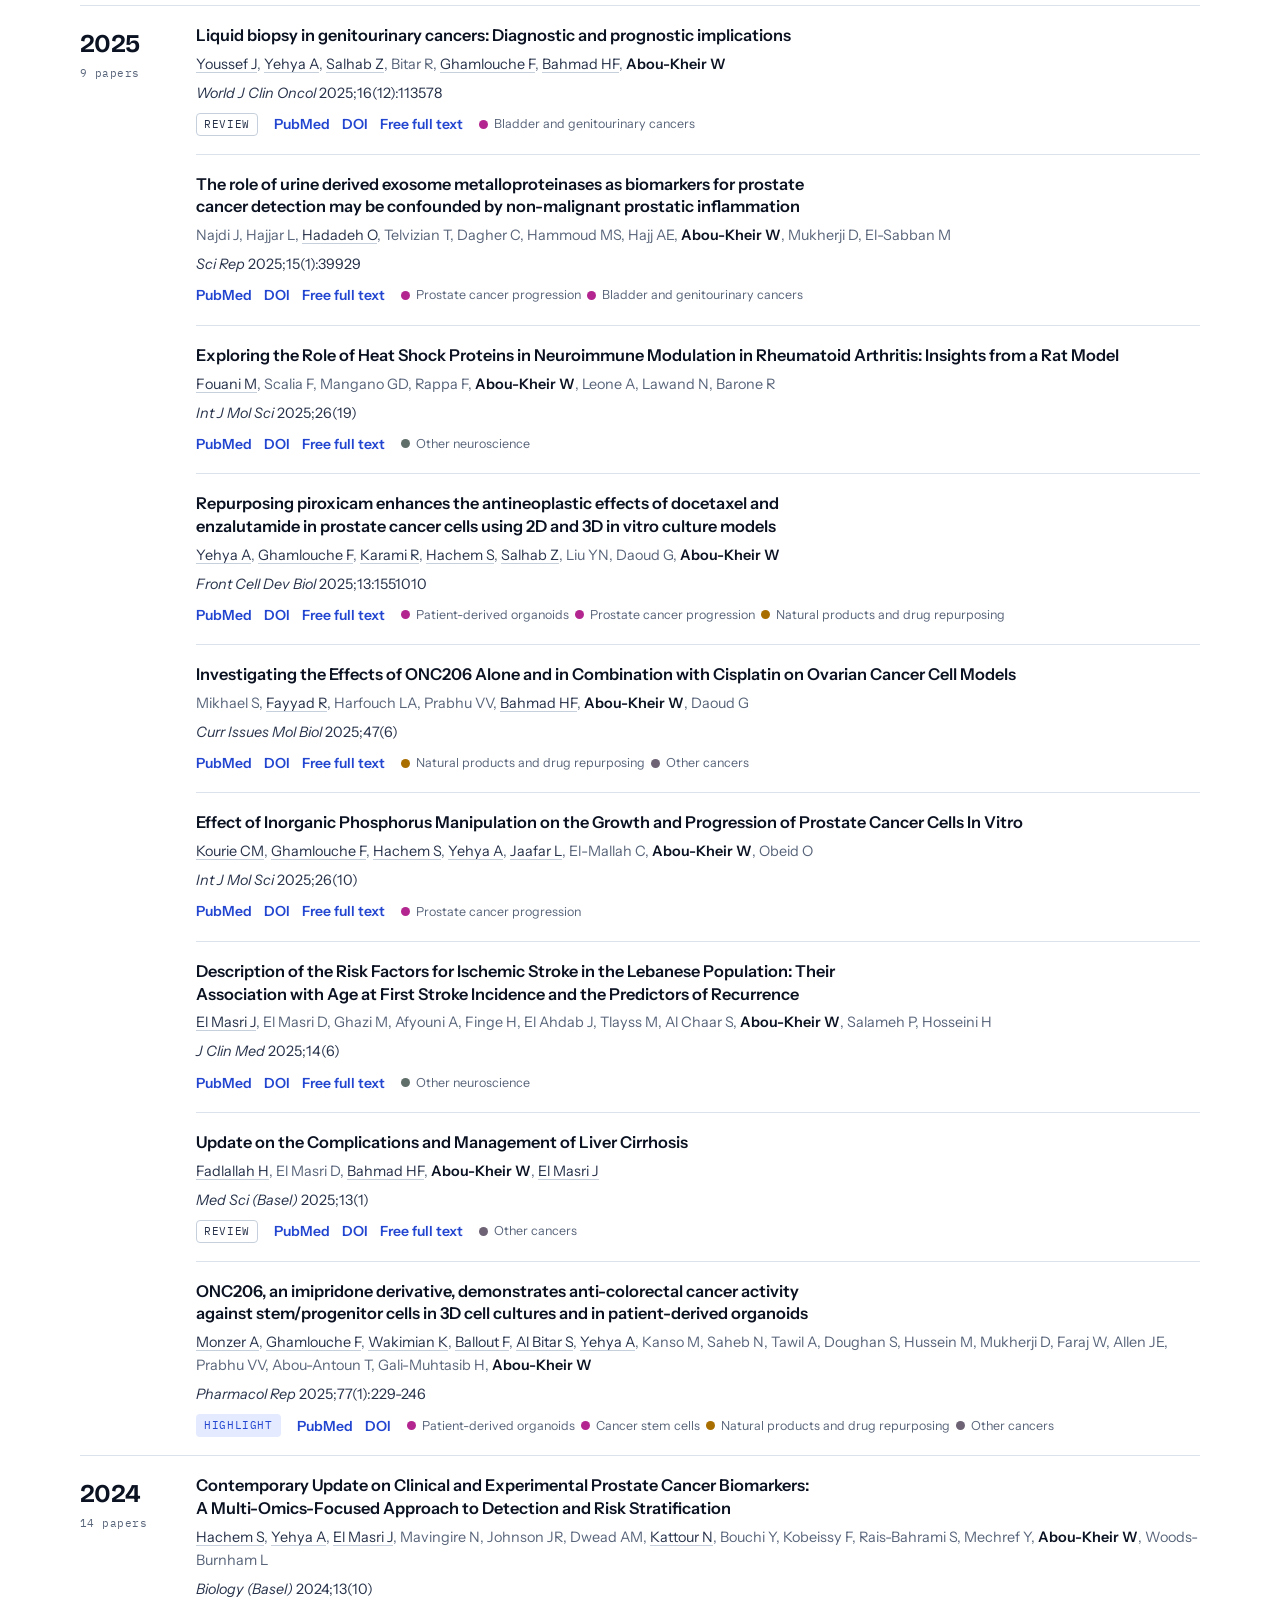
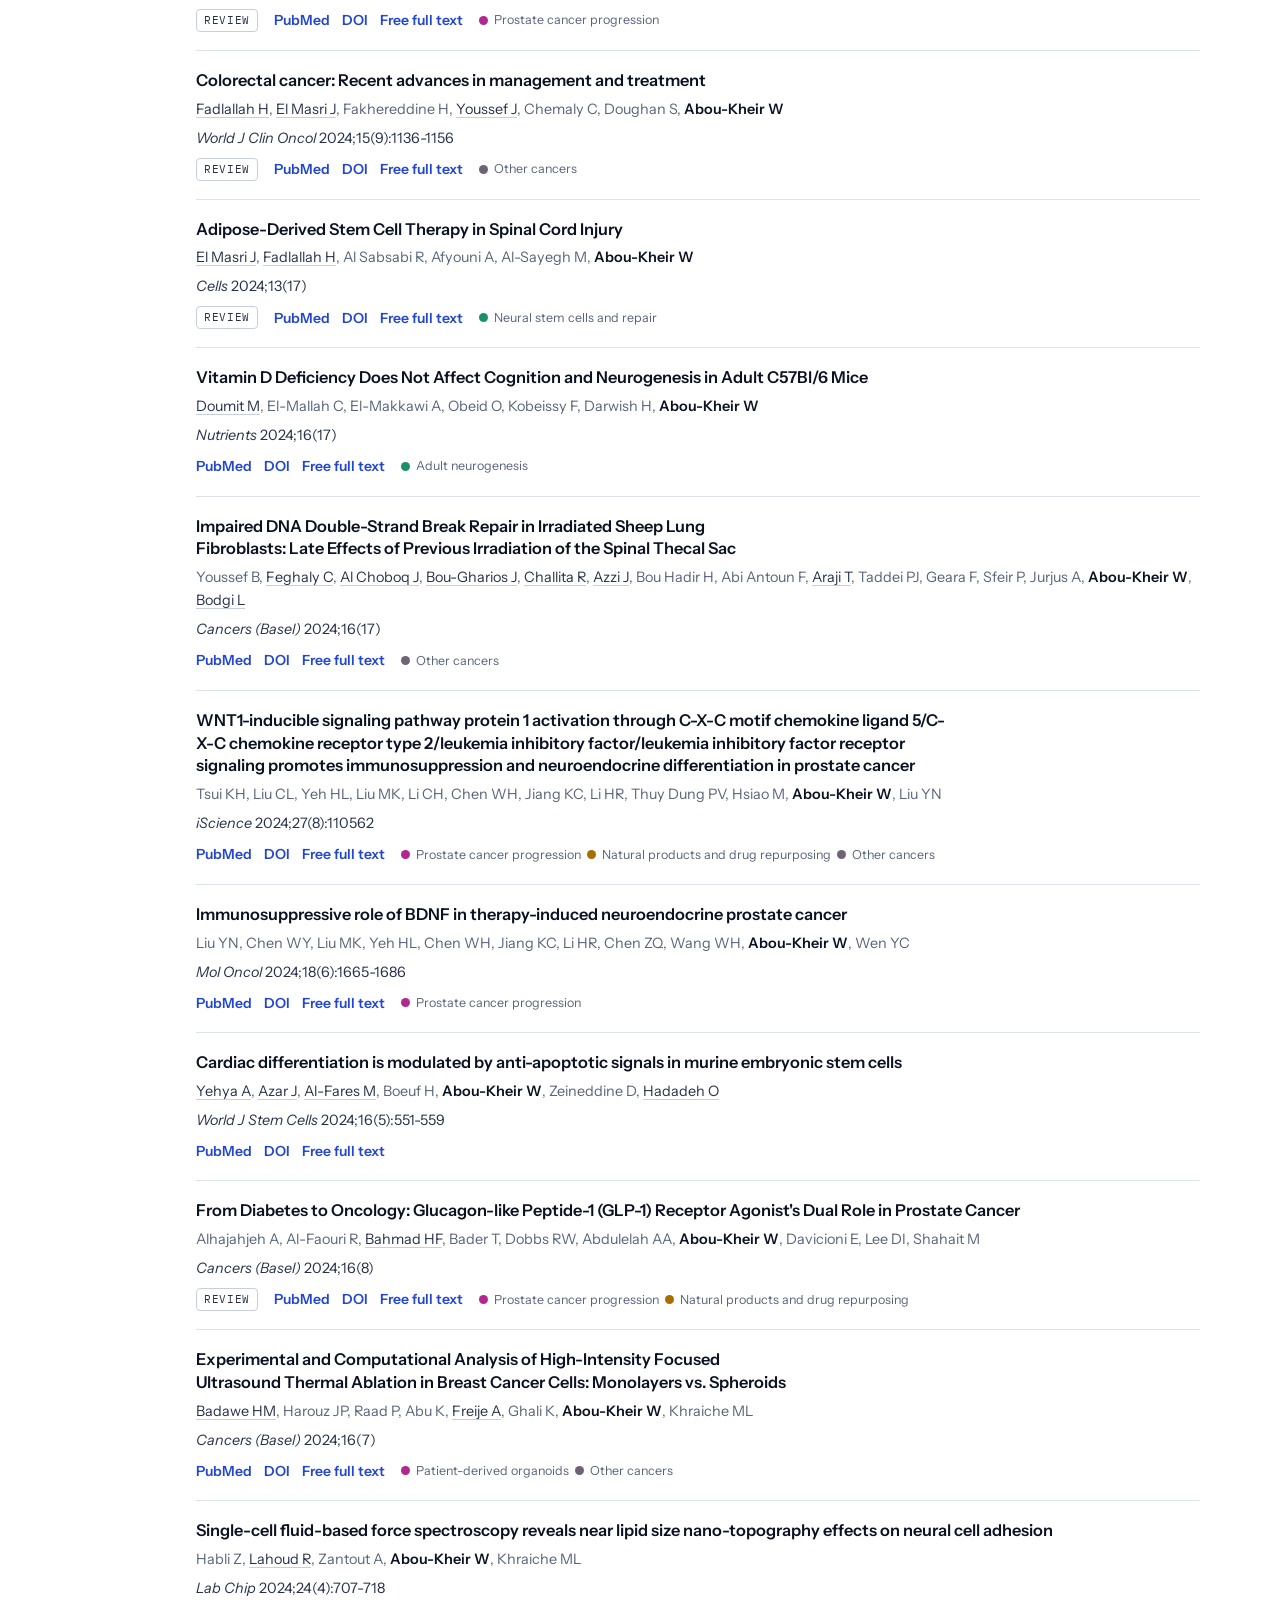
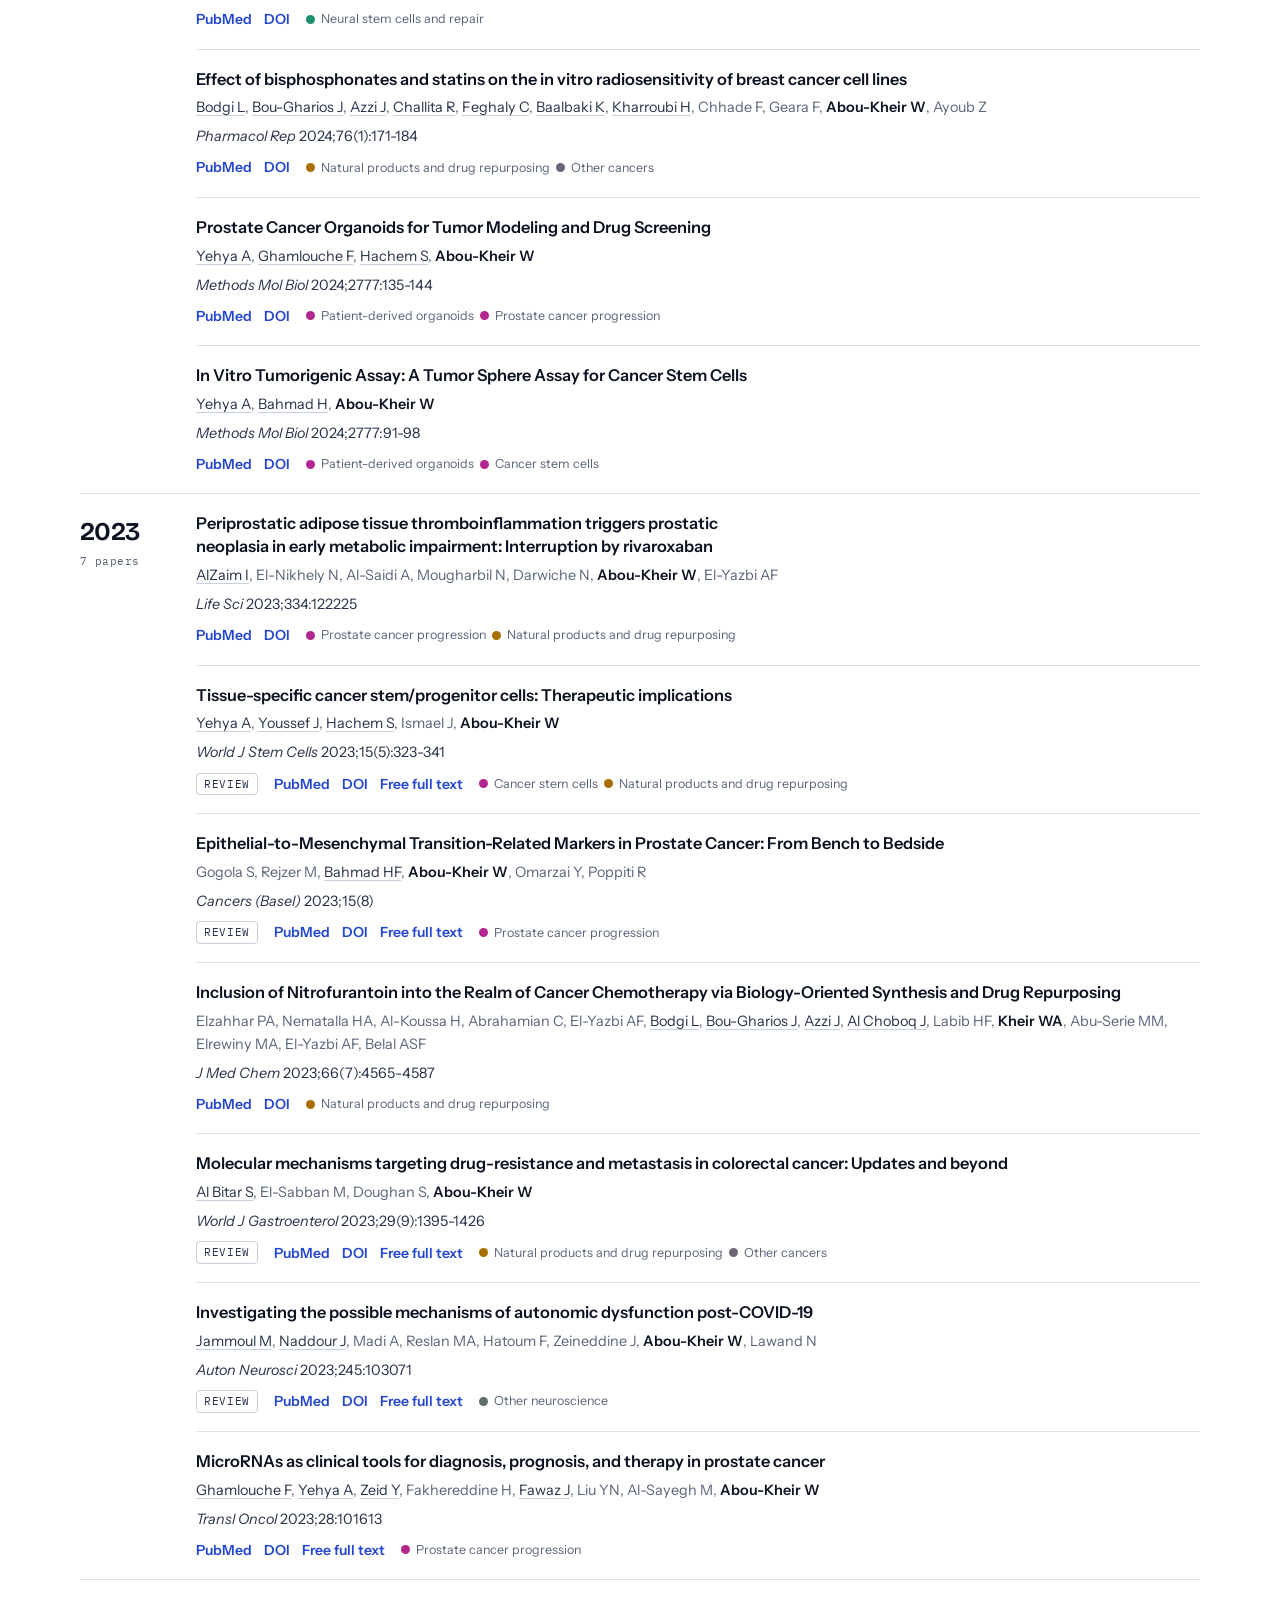
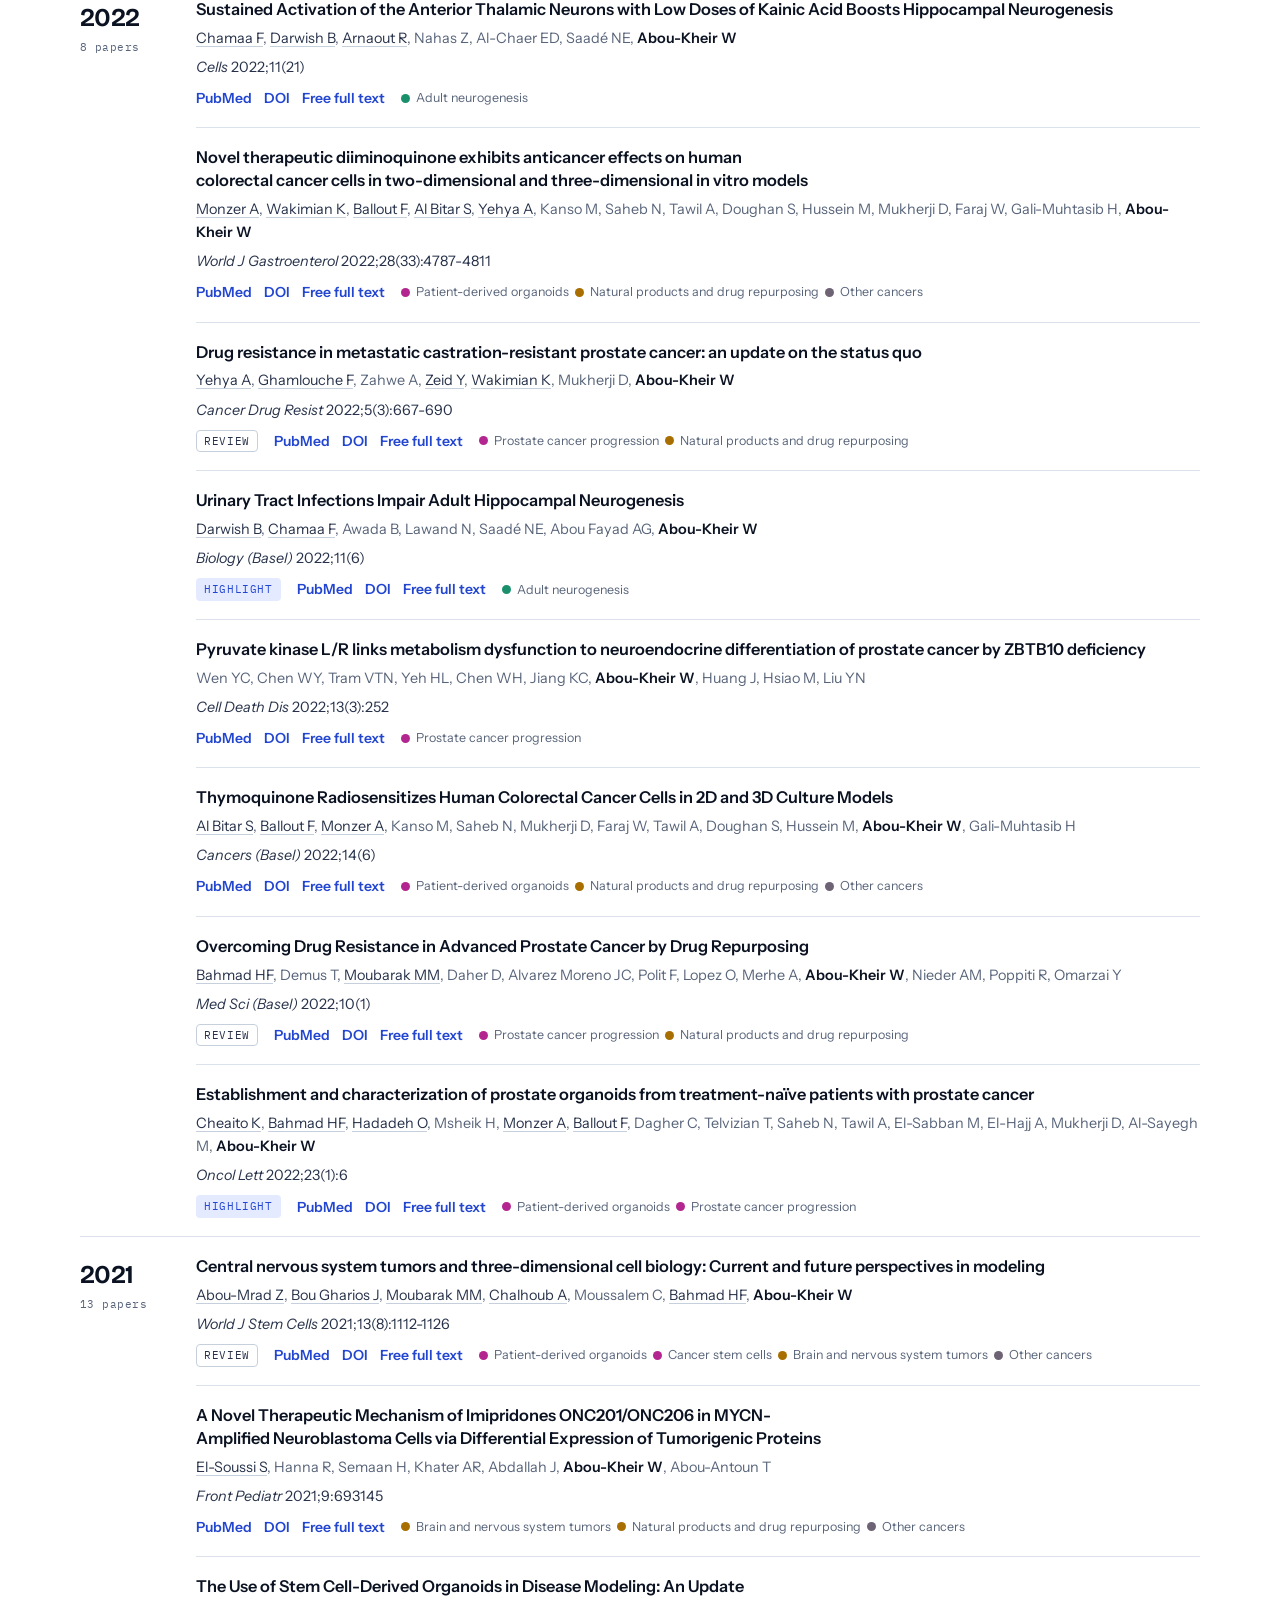
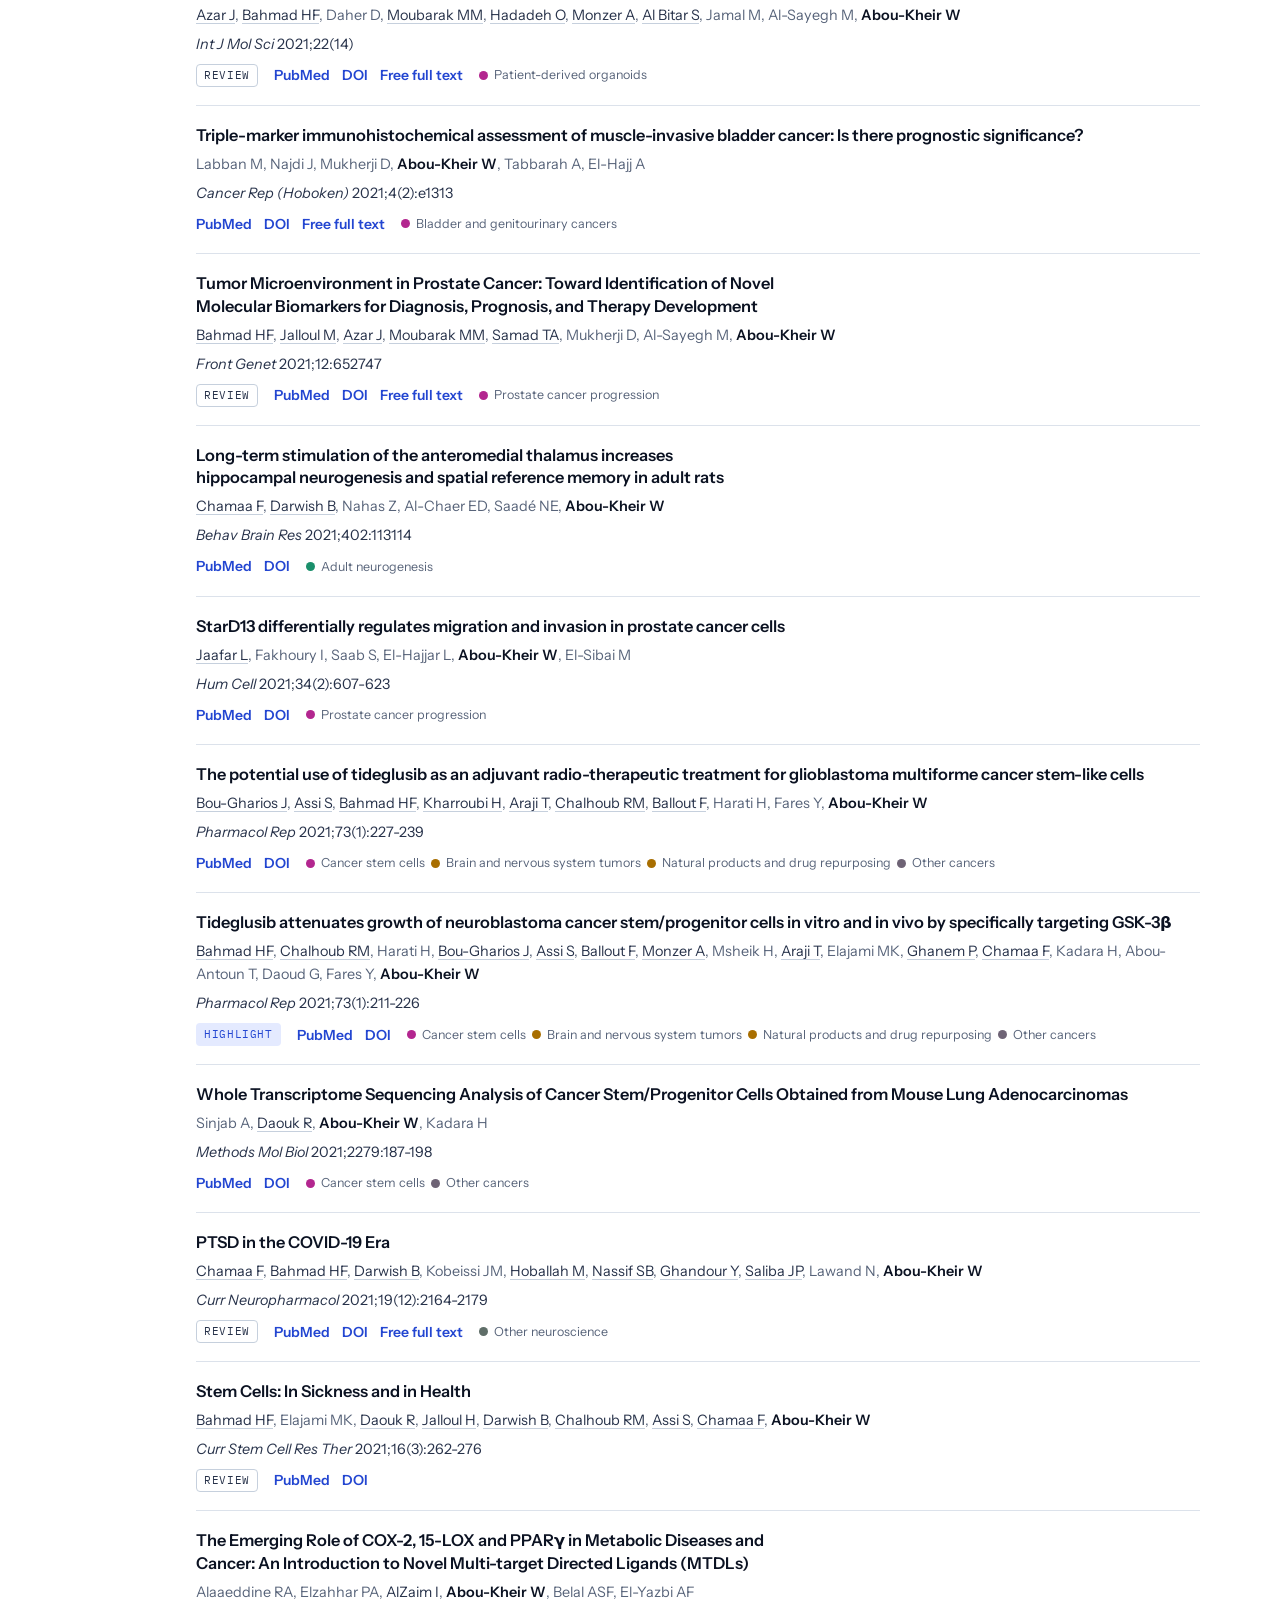
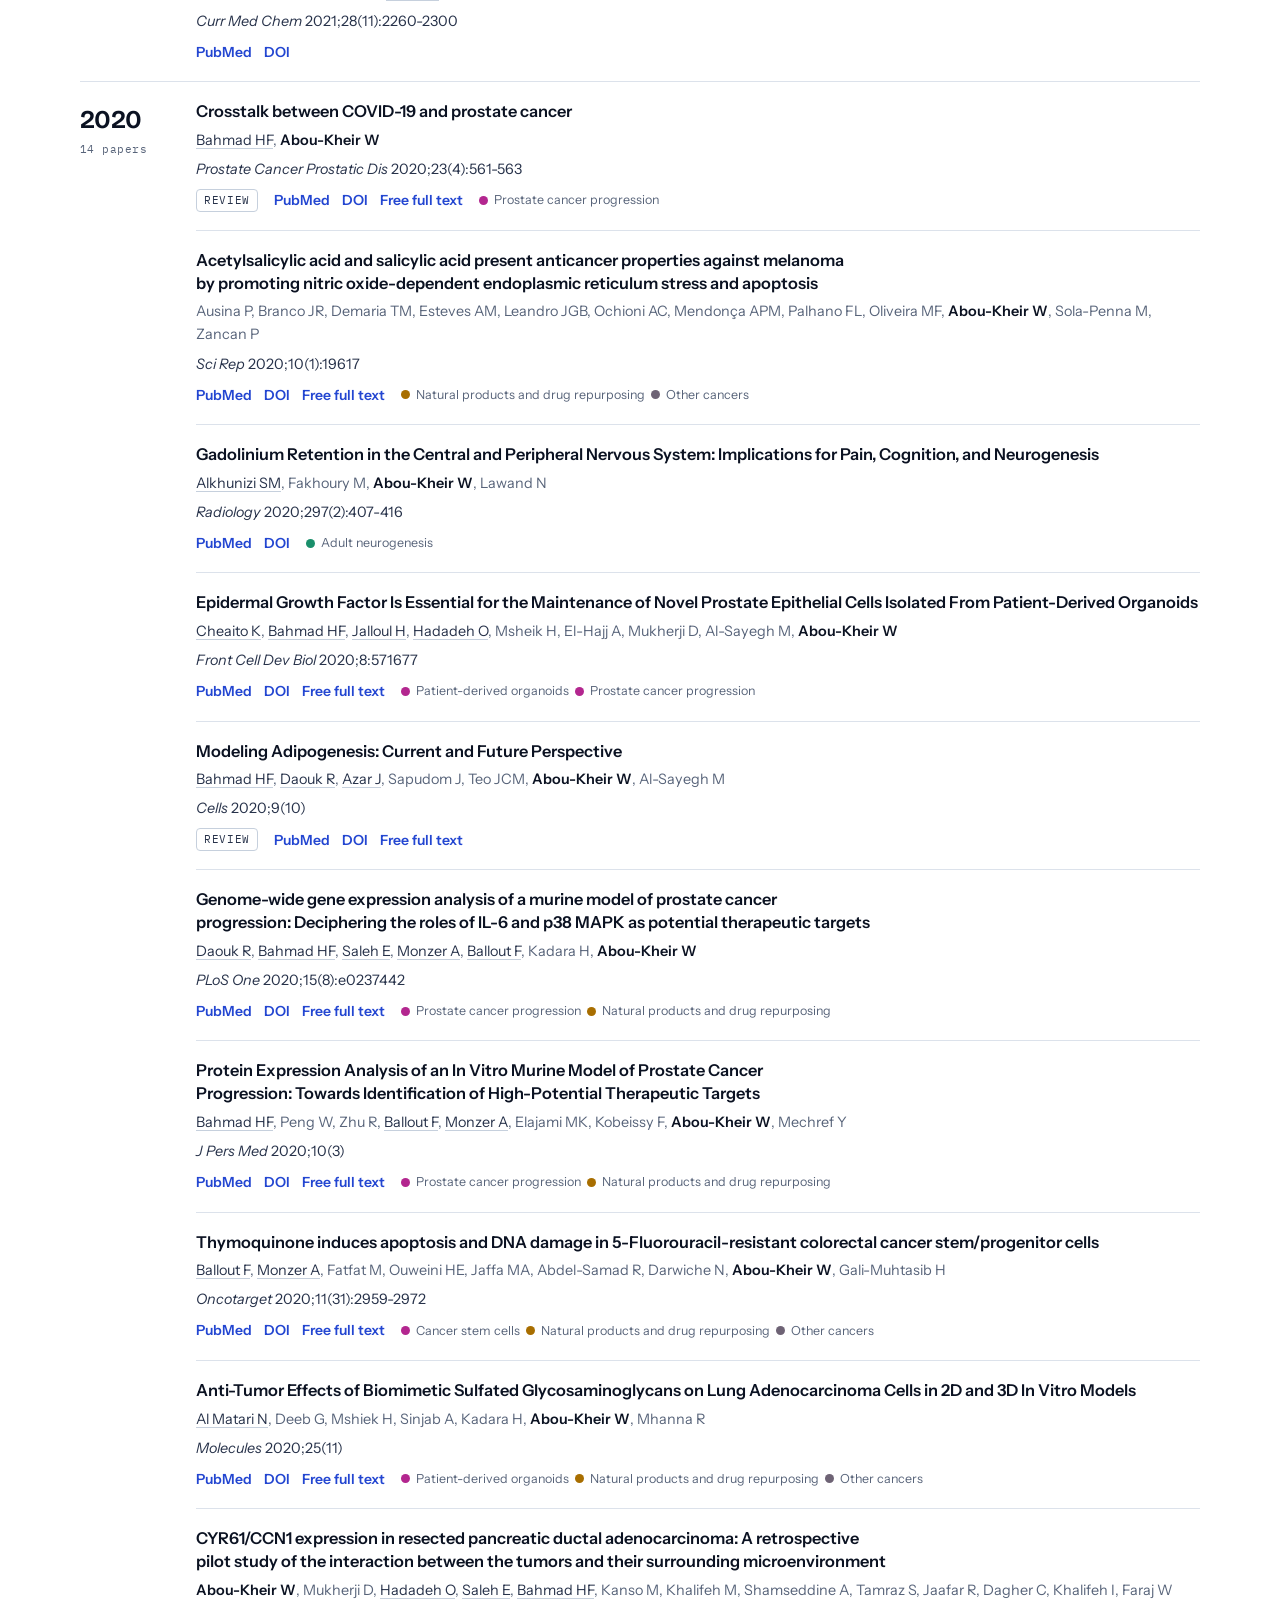
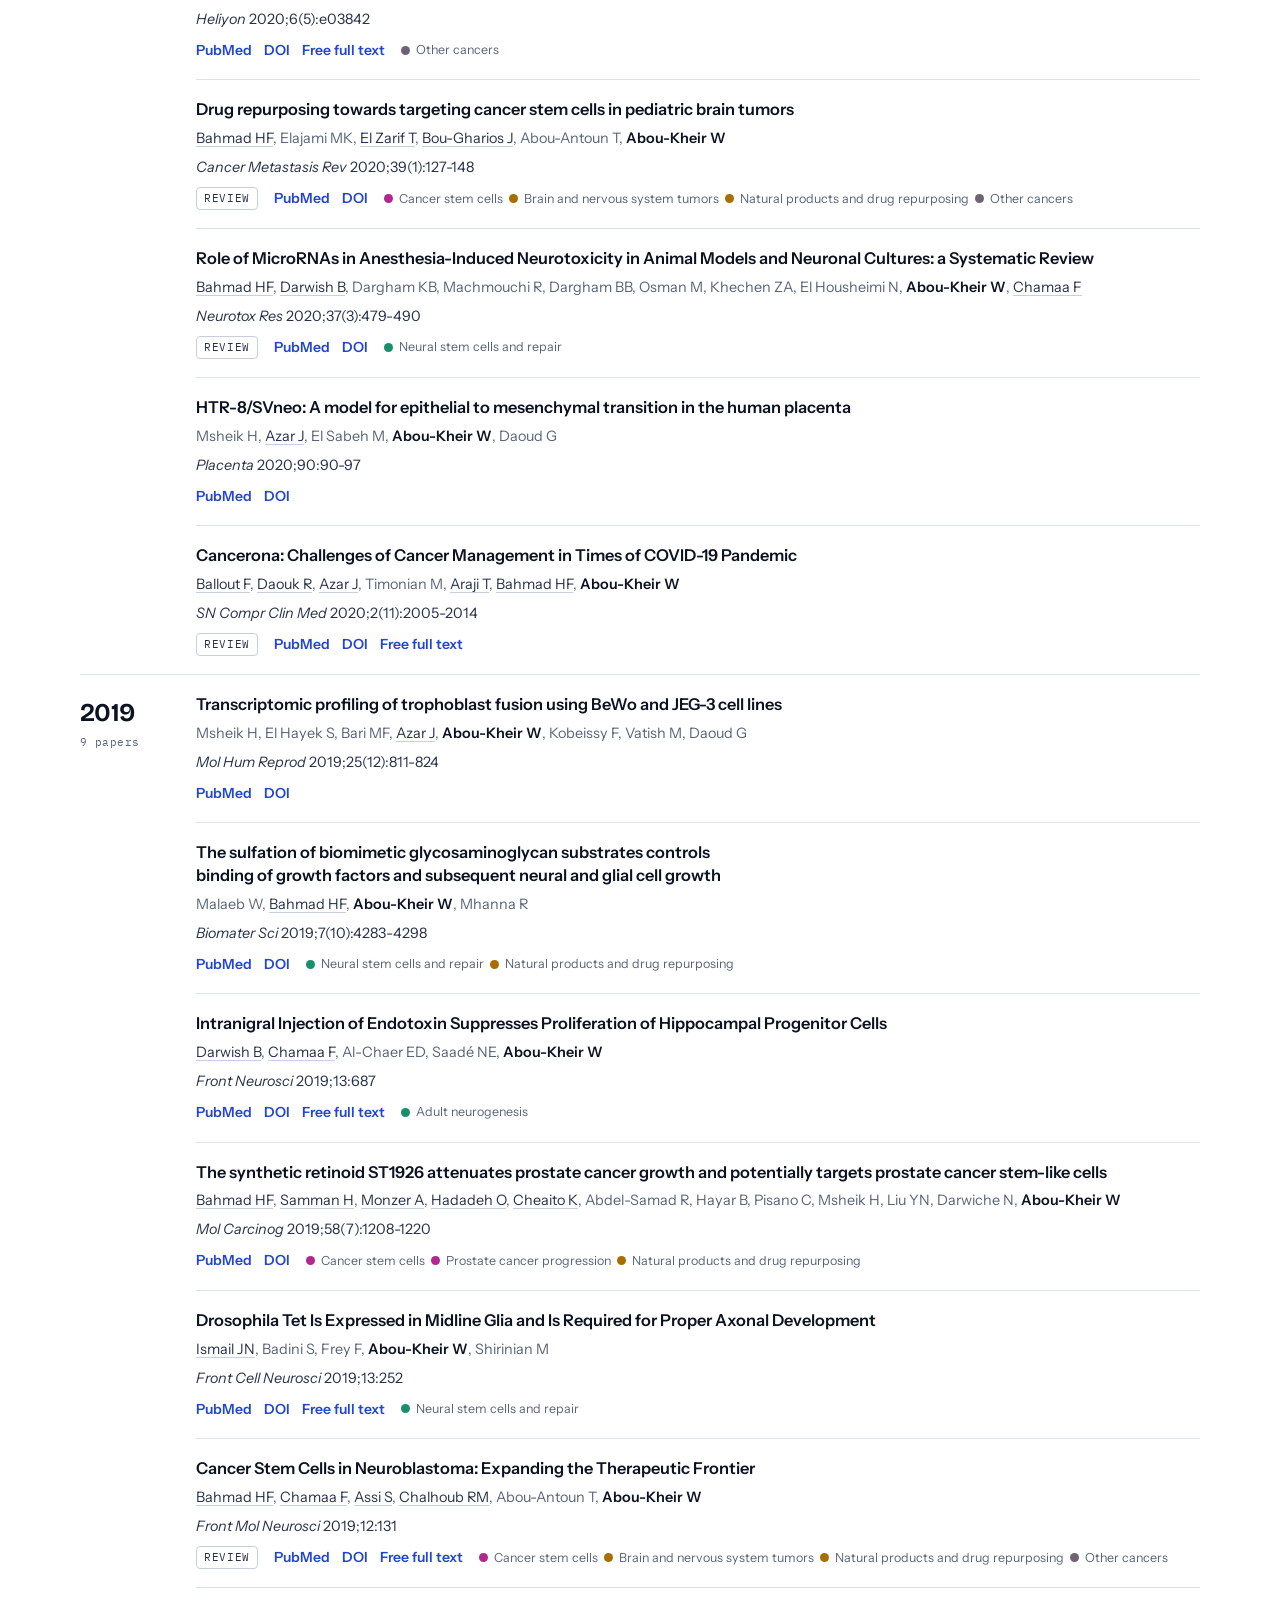
<file: publications/index.html>
<!doctype html>
<html lang="en" data-page="publications" data-root="../">
<head>
<meta charset="utf-8">
<meta name="viewport" content="width=device-width, initial-scale=1">
<title>Publications · The WAKers</title>
<meta name="description" content="Every paper from the Abou-Kheir lab, updated from PubMed.">
<meta property="og:title" content="Publications · The WAKers">
<meta property="og:description" content="Every paper from the Abou-Kheir lab, updated from PubMed.">
<meta property="og:type" content="website">
<meta name="theme-color" content="#04060B">
<link rel="icon" href="../assets/img/favicon.svg" type="image/svg+xml">
<link rel="preconnect" href="https://fonts.googleapis.com">
<link rel="preconnect" href="https://fonts.gstatic.com" crossorigin>
<link rel="stylesheet" href="https://fonts.googleapis.com/css2?family=Bricolage+Grotesque:opsz,wght@12..96,500..800&family=IBM+Plex+Mono:wght@400;500&family=Instrument+Sans:ital,wght@0,400..700;1,400..700&display=swap">
<link rel="stylesheet" href="../assets/css/site.css">
<script>try{var t=localStorage.getItem('wakers-theme');if(t)document.documentElement.setAttribute('data-theme',t);}catch(e){}</script>
</head>
<body>
<a class="skip" href="#main">Skip to content</a>
<div id="site-header"></div>
<main id="main" tabindex="-1"></main>
<div id="site-footer"></div>
<noscript><p style="padding:24px;font-family:sans-serif">This site needs JavaScript turned on to show its content.</p></noscript>
<script src="../assets/js/geo-data.js" defer></script>
<script src="../assets/js/map.js" defer></script>
<script src="../assets/js/field.js" defer></script>
<script src="../assets/js/app.js" defer></script>
</body>
</html>
</file>
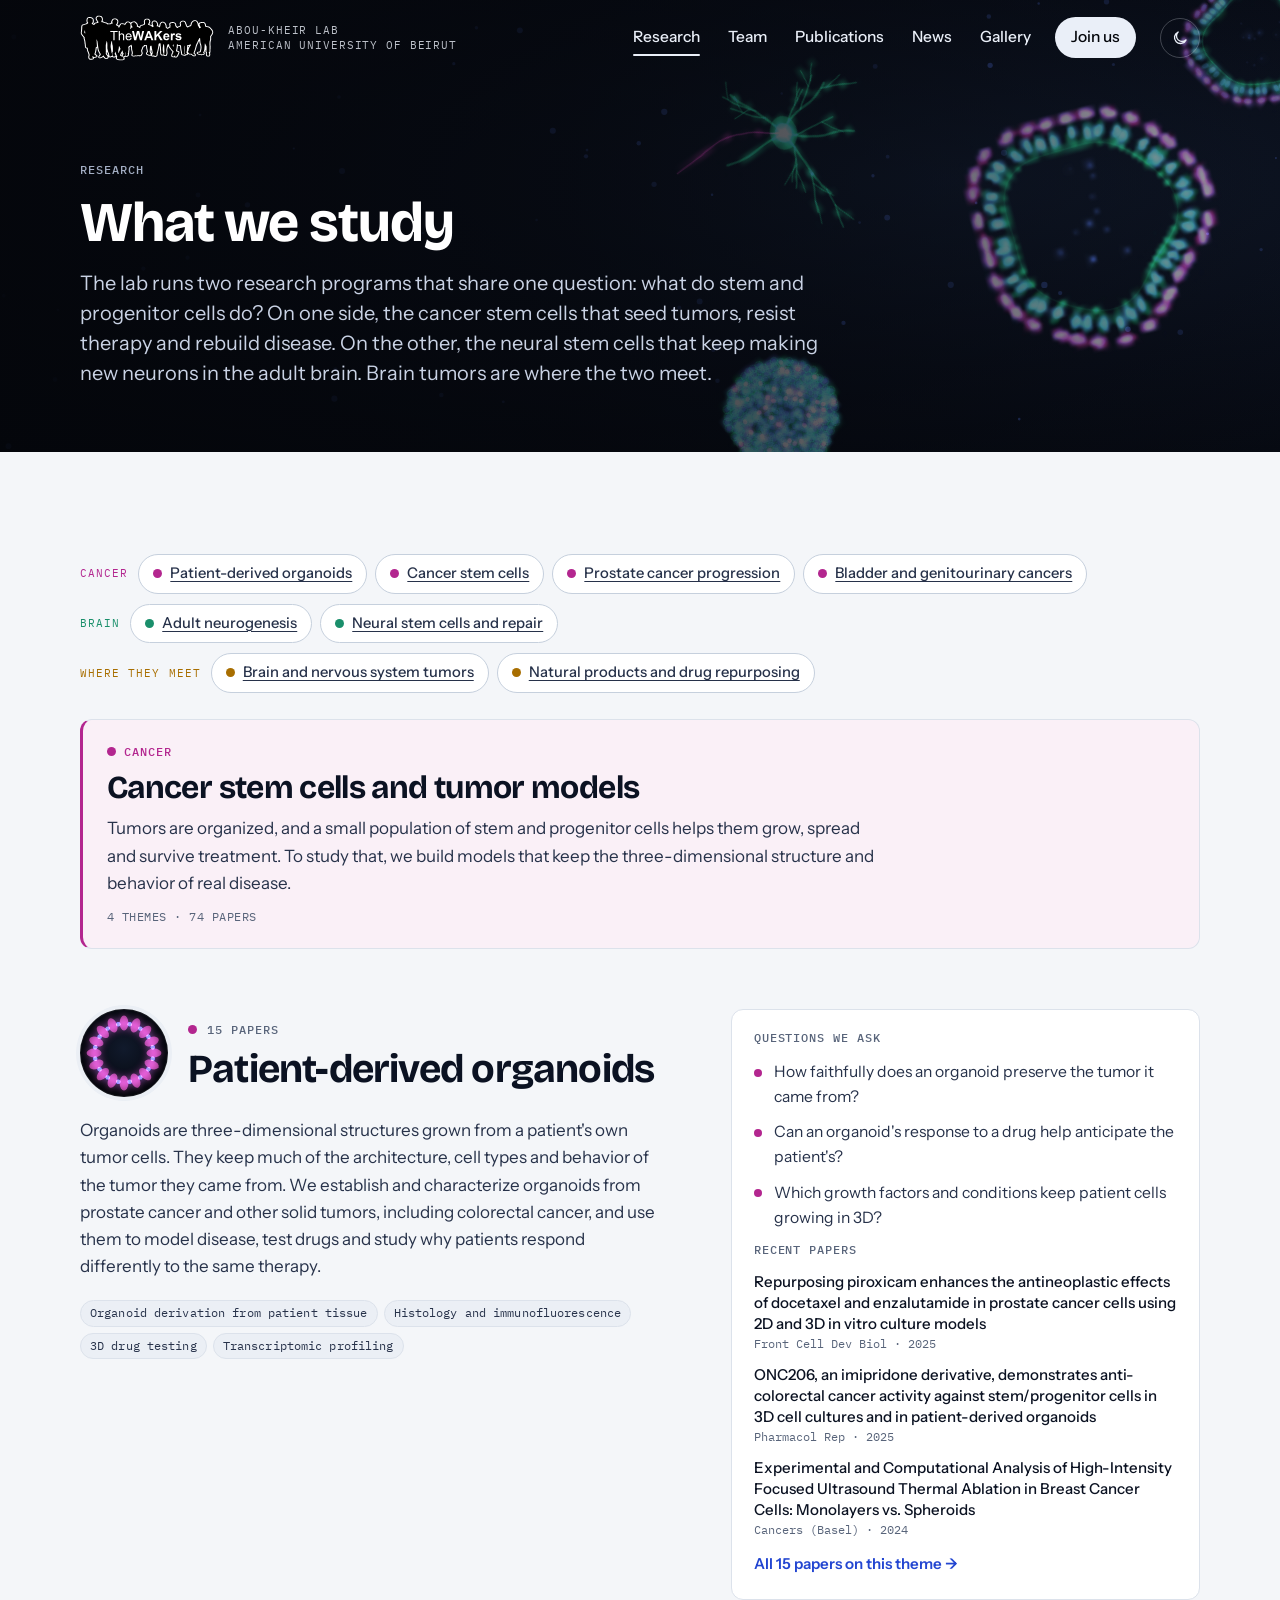
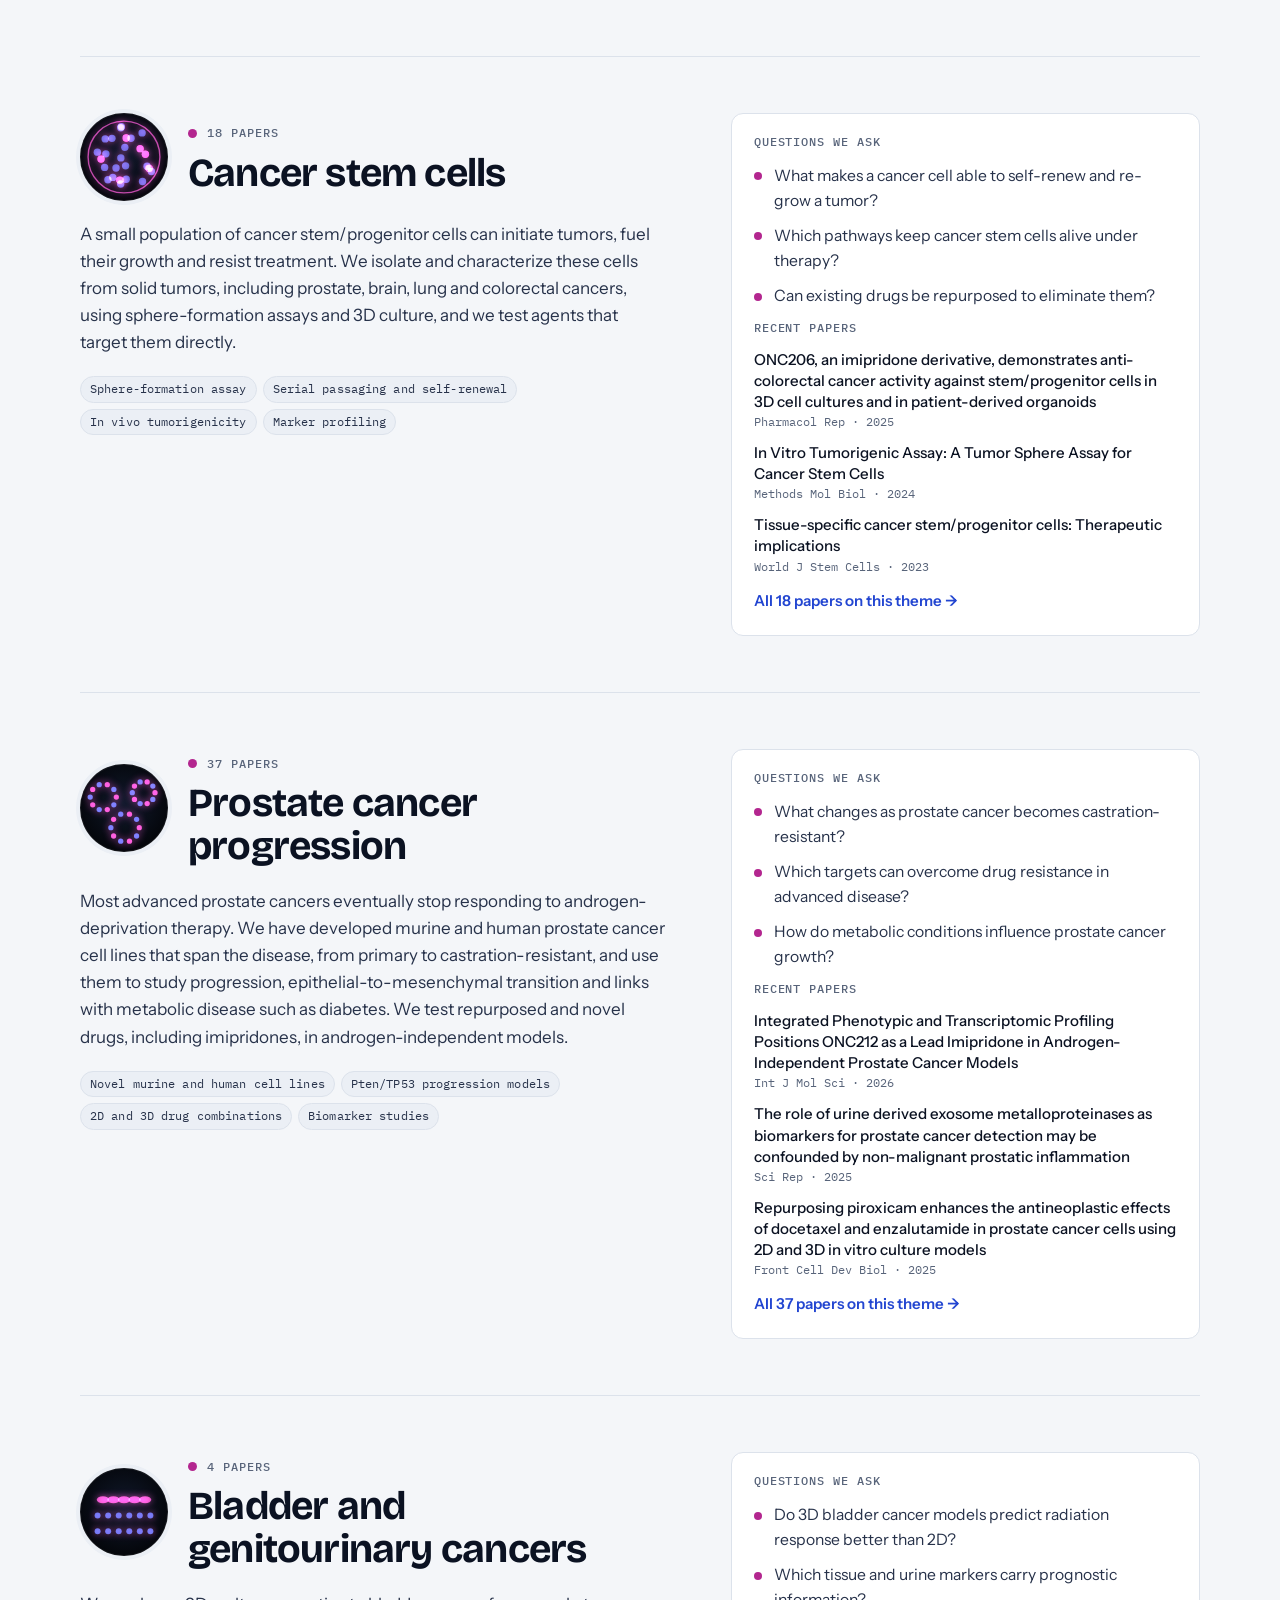
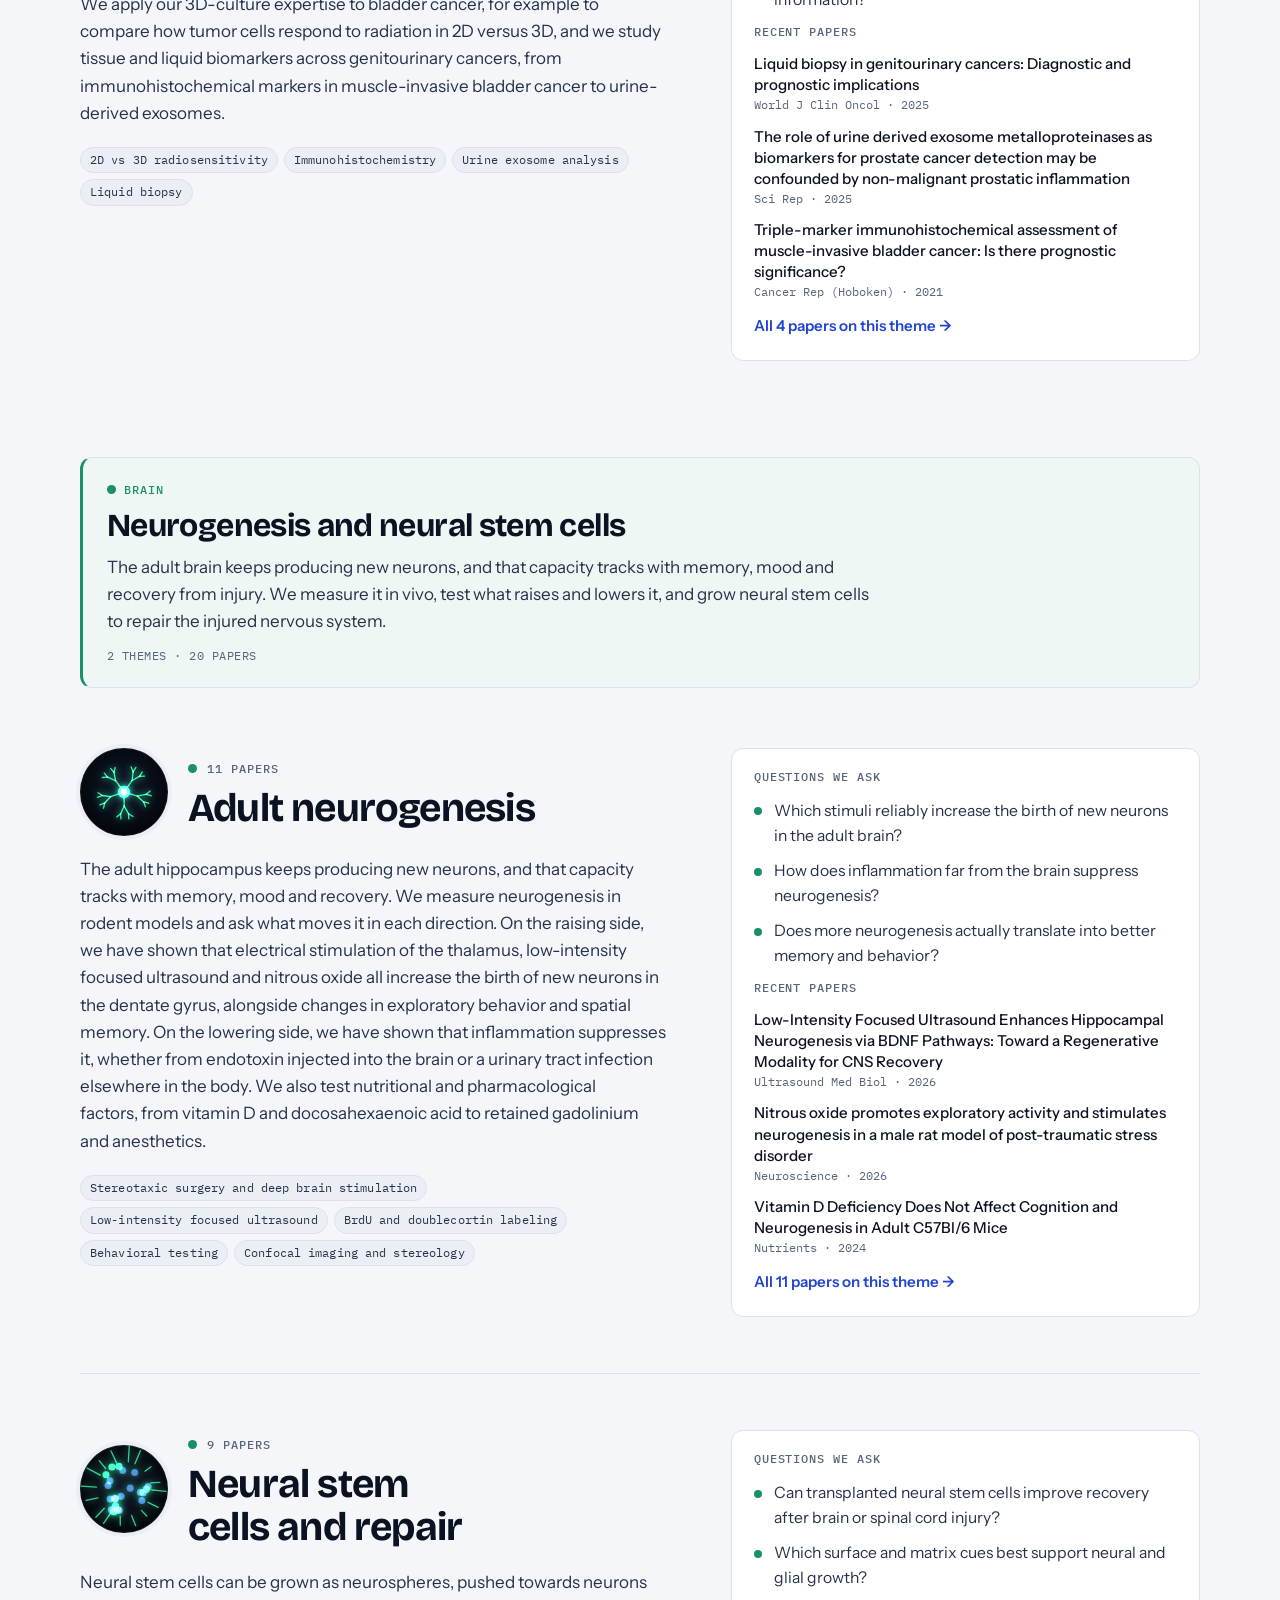
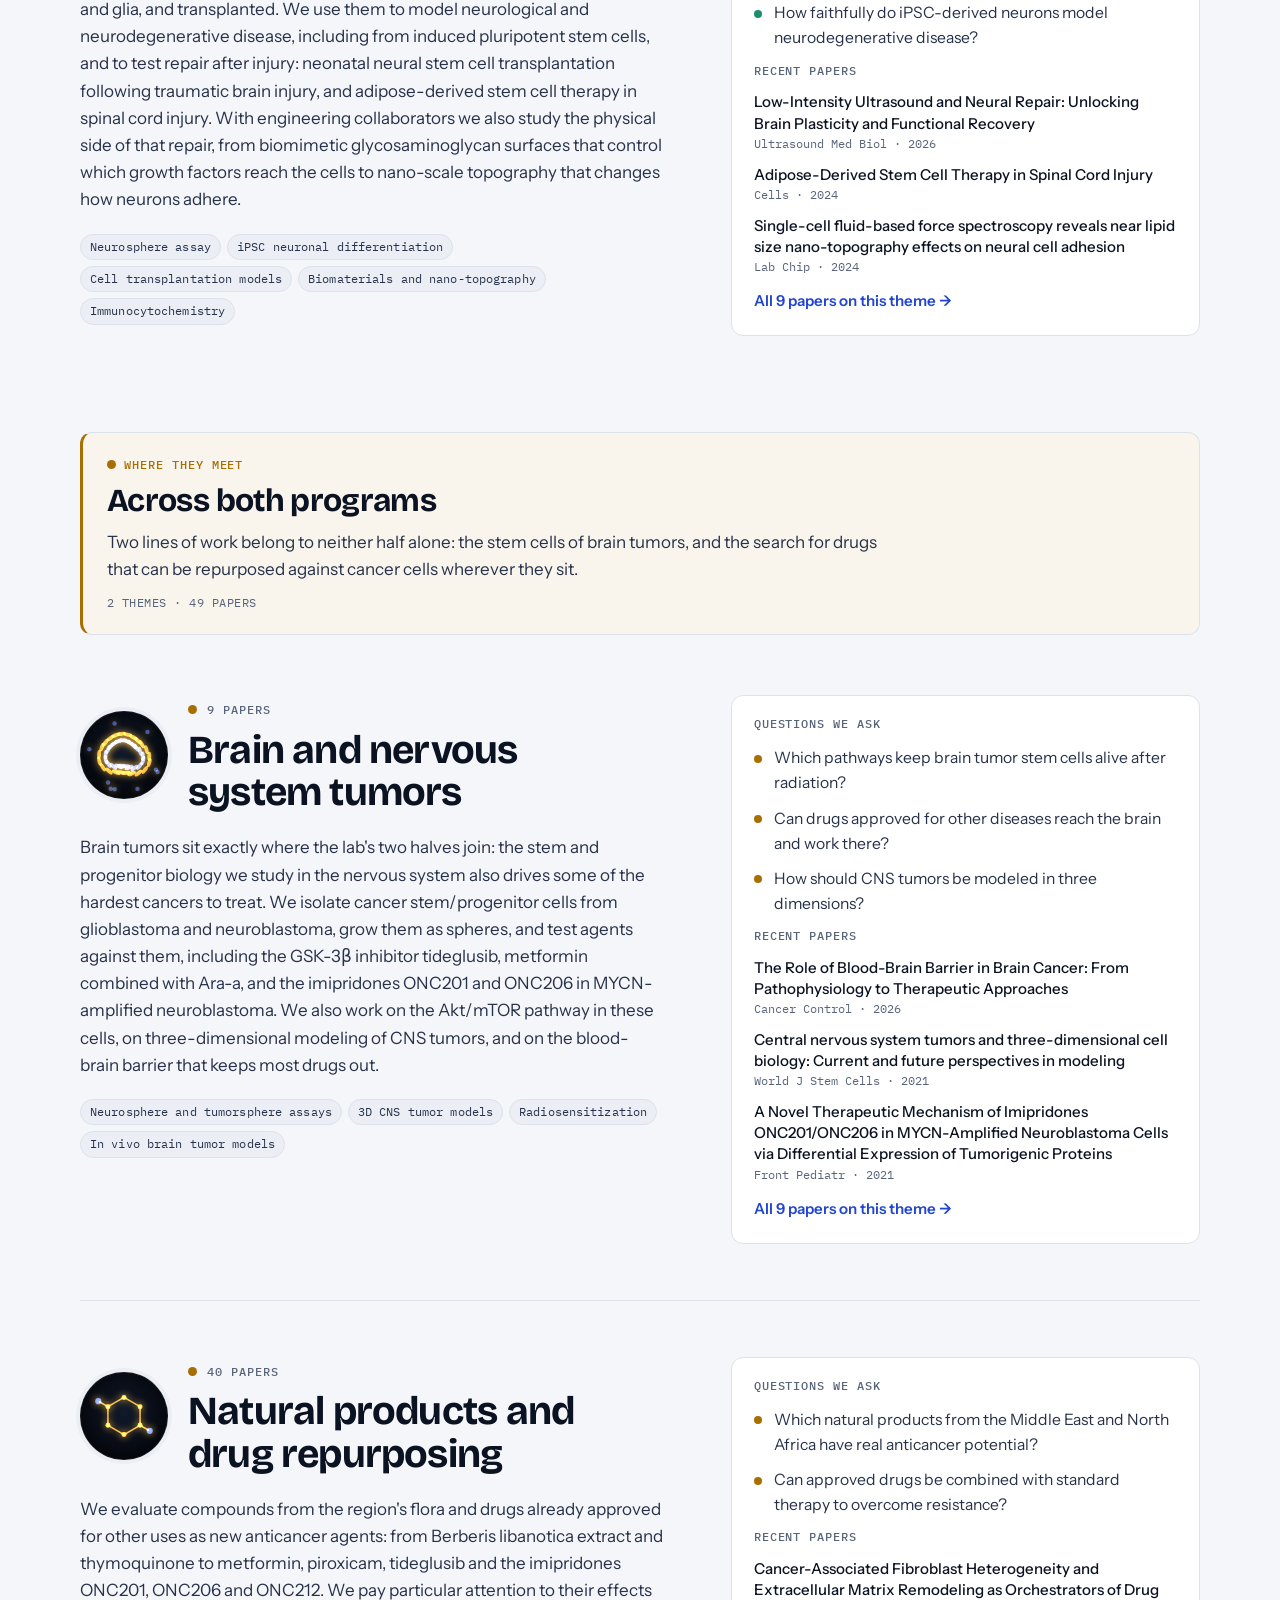
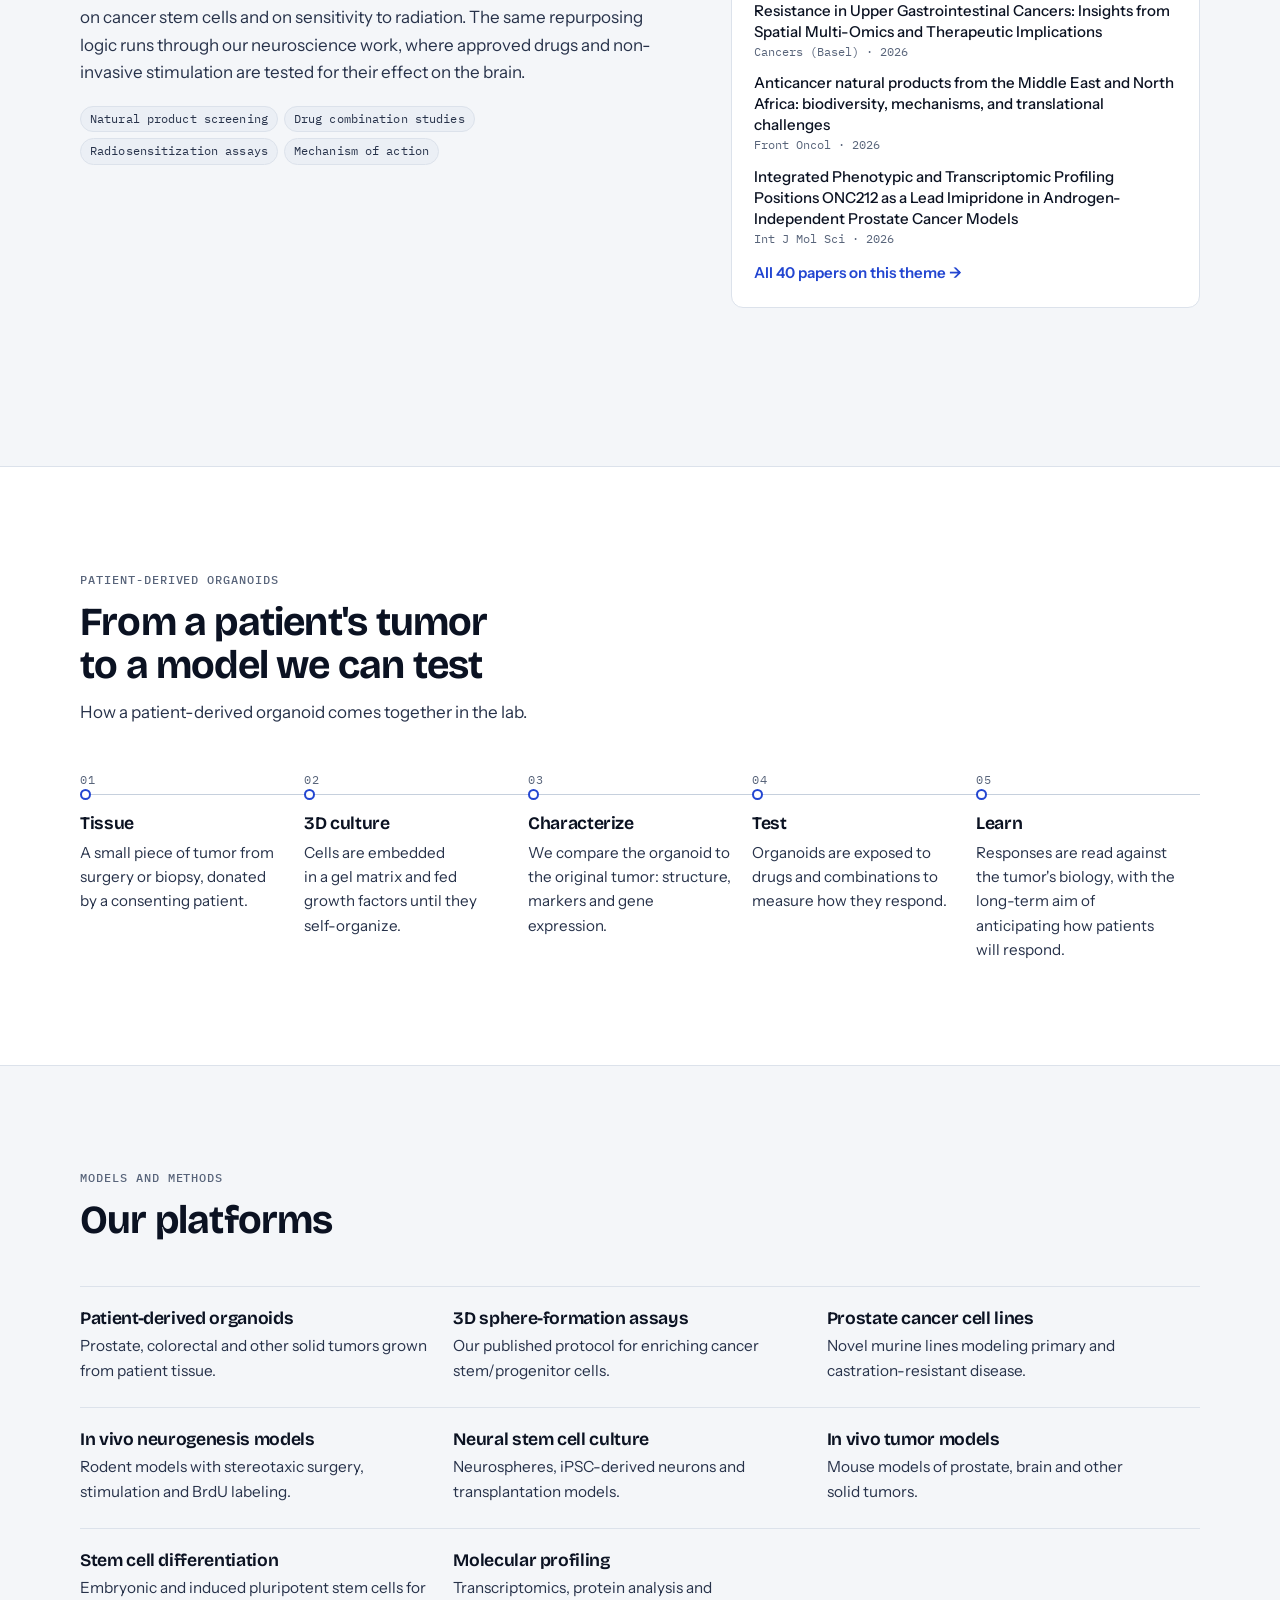
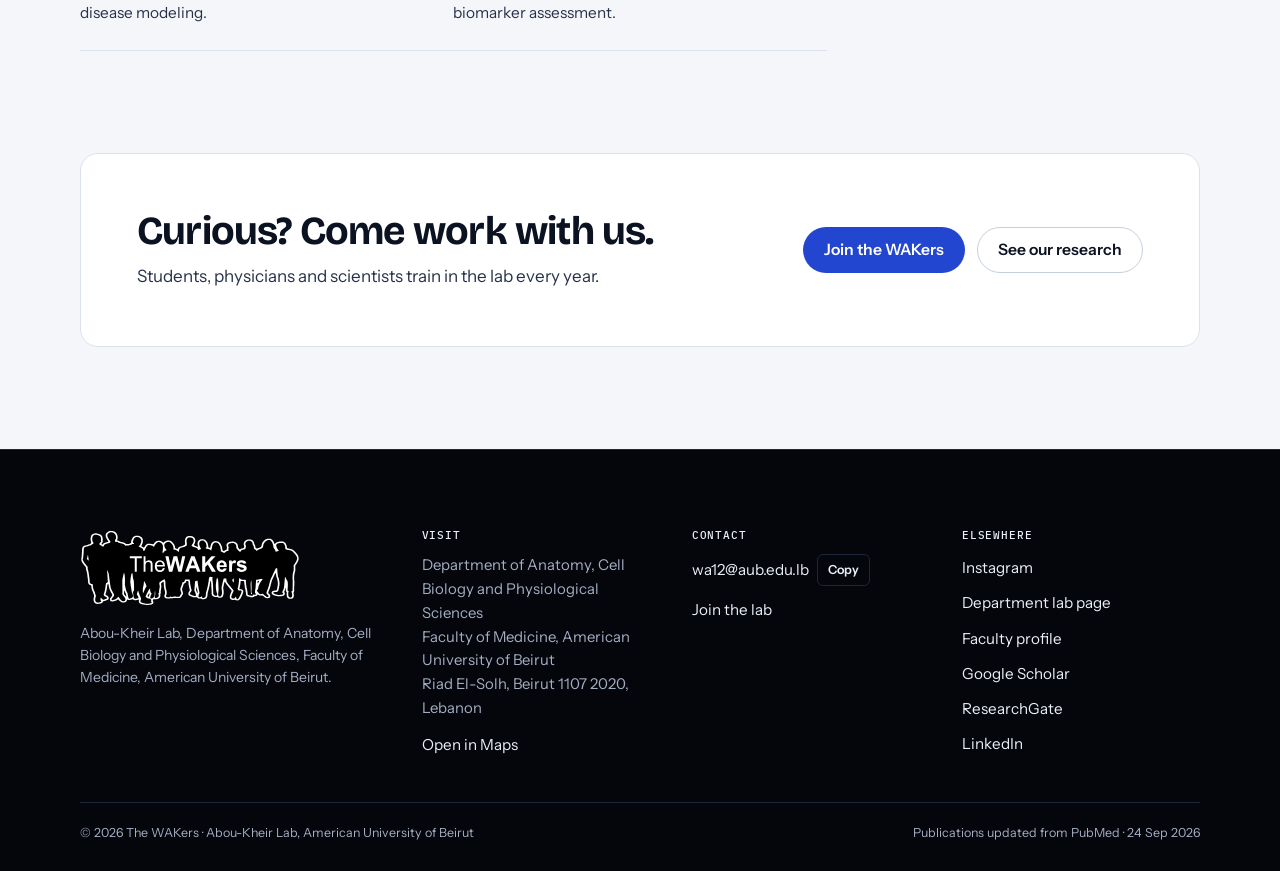
<file: research/index.html>
<!doctype html>
<html lang="en" data-page="research" data-root="../">
<head>
<meta charset="utf-8">
<meta name="viewport" content="width=device-width, initial-scale=1">
<title>Research · The WAKers</title>
<meta name="description" content="Cancer stem cells, patient-derived organoids, prostate and bladder cancer, and adult neurogenesis: the research programs of the Abou-Kheir lab at AUB.">
<meta property="og:title" content="Research · The WAKers">
<meta property="og:description" content="Cancer stem cells, patient-derived organoids, prostate and bladder cancer, and adult neurogenesis: the research programs of the Abou-Kheir lab at AUB.">
<meta property="og:type" content="website">
<meta name="theme-color" content="#04060B">
<link rel="icon" href="../assets/img/favicon.svg" type="image/svg+xml">
<link rel="preconnect" href="https://fonts.googleapis.com">
<link rel="preconnect" href="https://fonts.gstatic.com" crossorigin>
<link rel="stylesheet" href="https://fonts.googleapis.com/css2?family=Bricolage+Grotesque:opsz,wght@12..96,500..800&family=IBM+Plex+Mono:wght@400;500&family=Instrument+Sans:ital,wght@0,400..700;1,400..700&display=swap">
<link rel="stylesheet" href="../assets/css/site.css">
<script>try{var t=localStorage.getItem('wakers-theme');if(t)document.documentElement.setAttribute('data-theme',t);}catch(e){}</script>
</head>
<body>
<a class="skip" href="#main">Skip to content</a>
<div id="site-header"></div>
<main id="main" tabindex="-1"></main>
<div id="site-footer"></div>
<noscript><p style="padding:24px;font-family:sans-serif">This site needs JavaScript turned on to show its content.</p></noscript>
<script src="../assets/js/geo-data.js" defer></script>
<script src="../assets/js/map.js" defer></script>
<script src="../assets/js/field.js" defer></script>
<script src="../assets/js/app.js" defer></script>
</body>
</html>
</file>
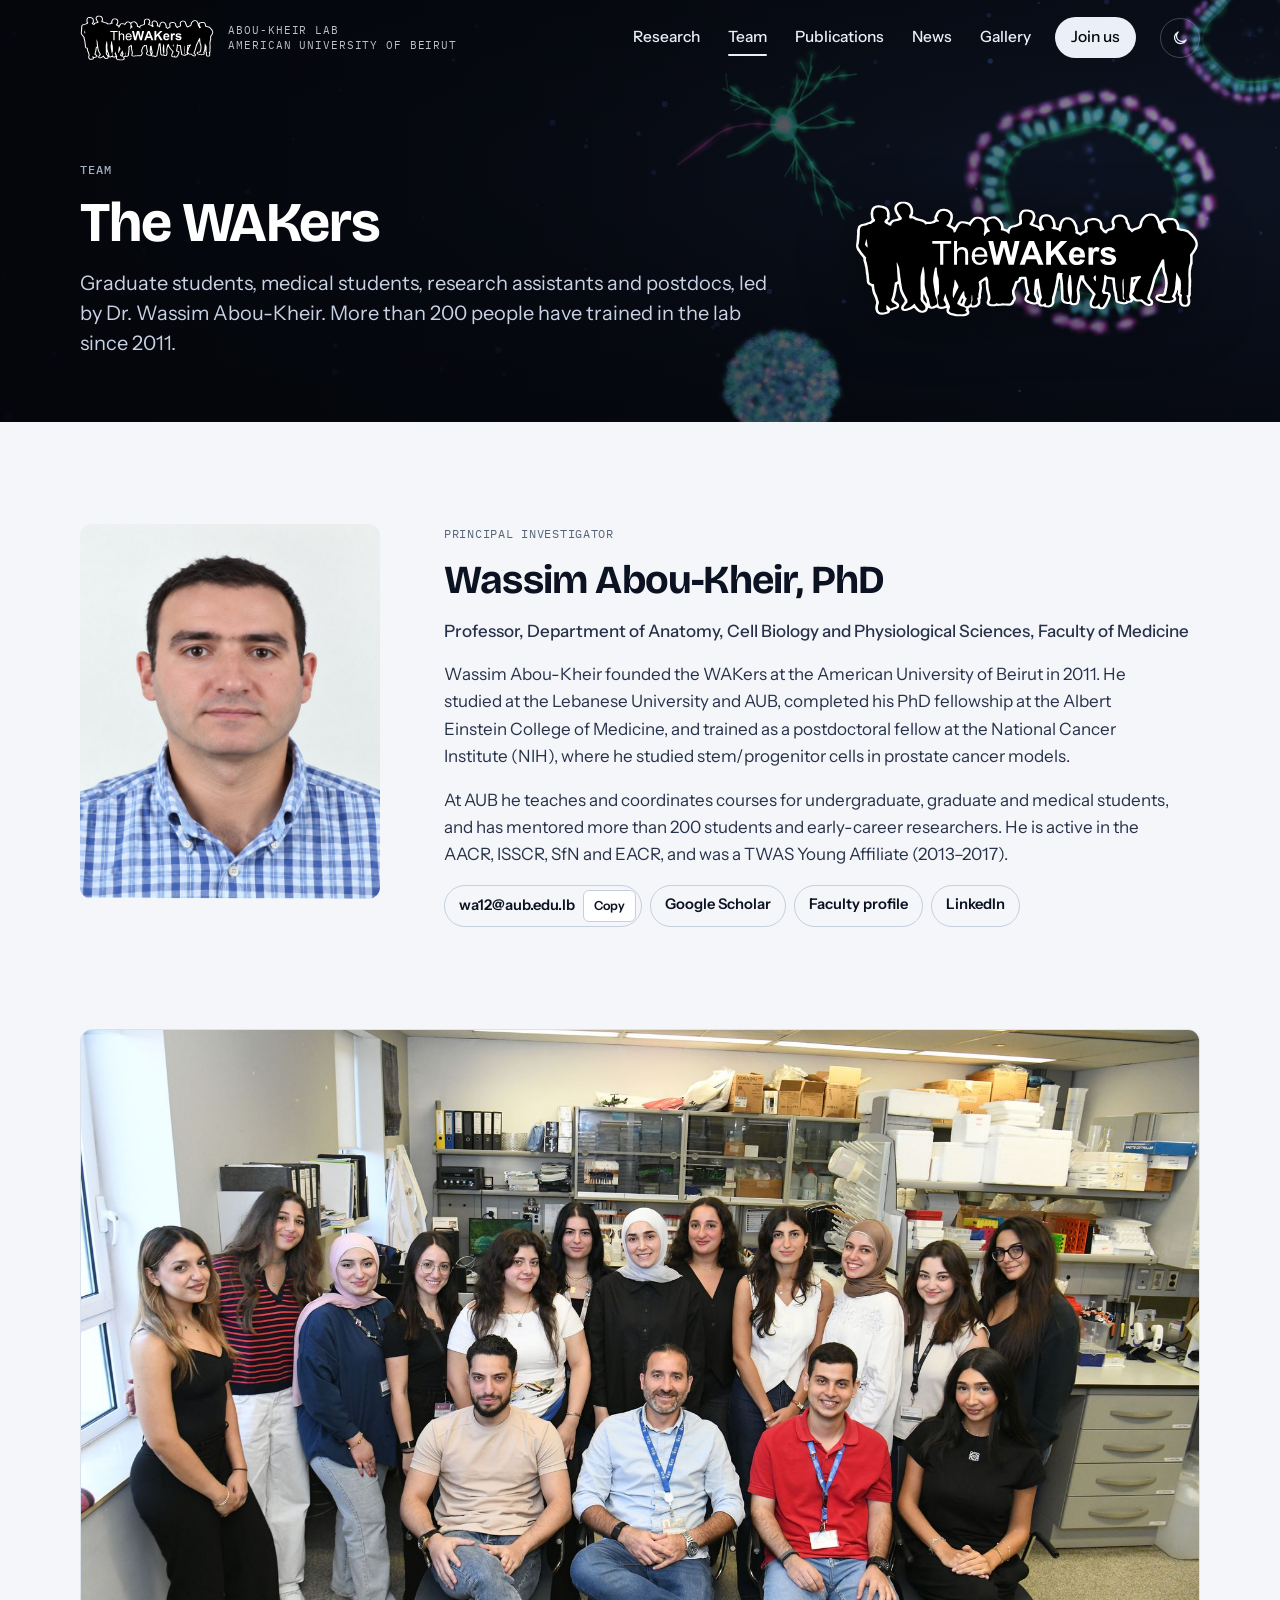
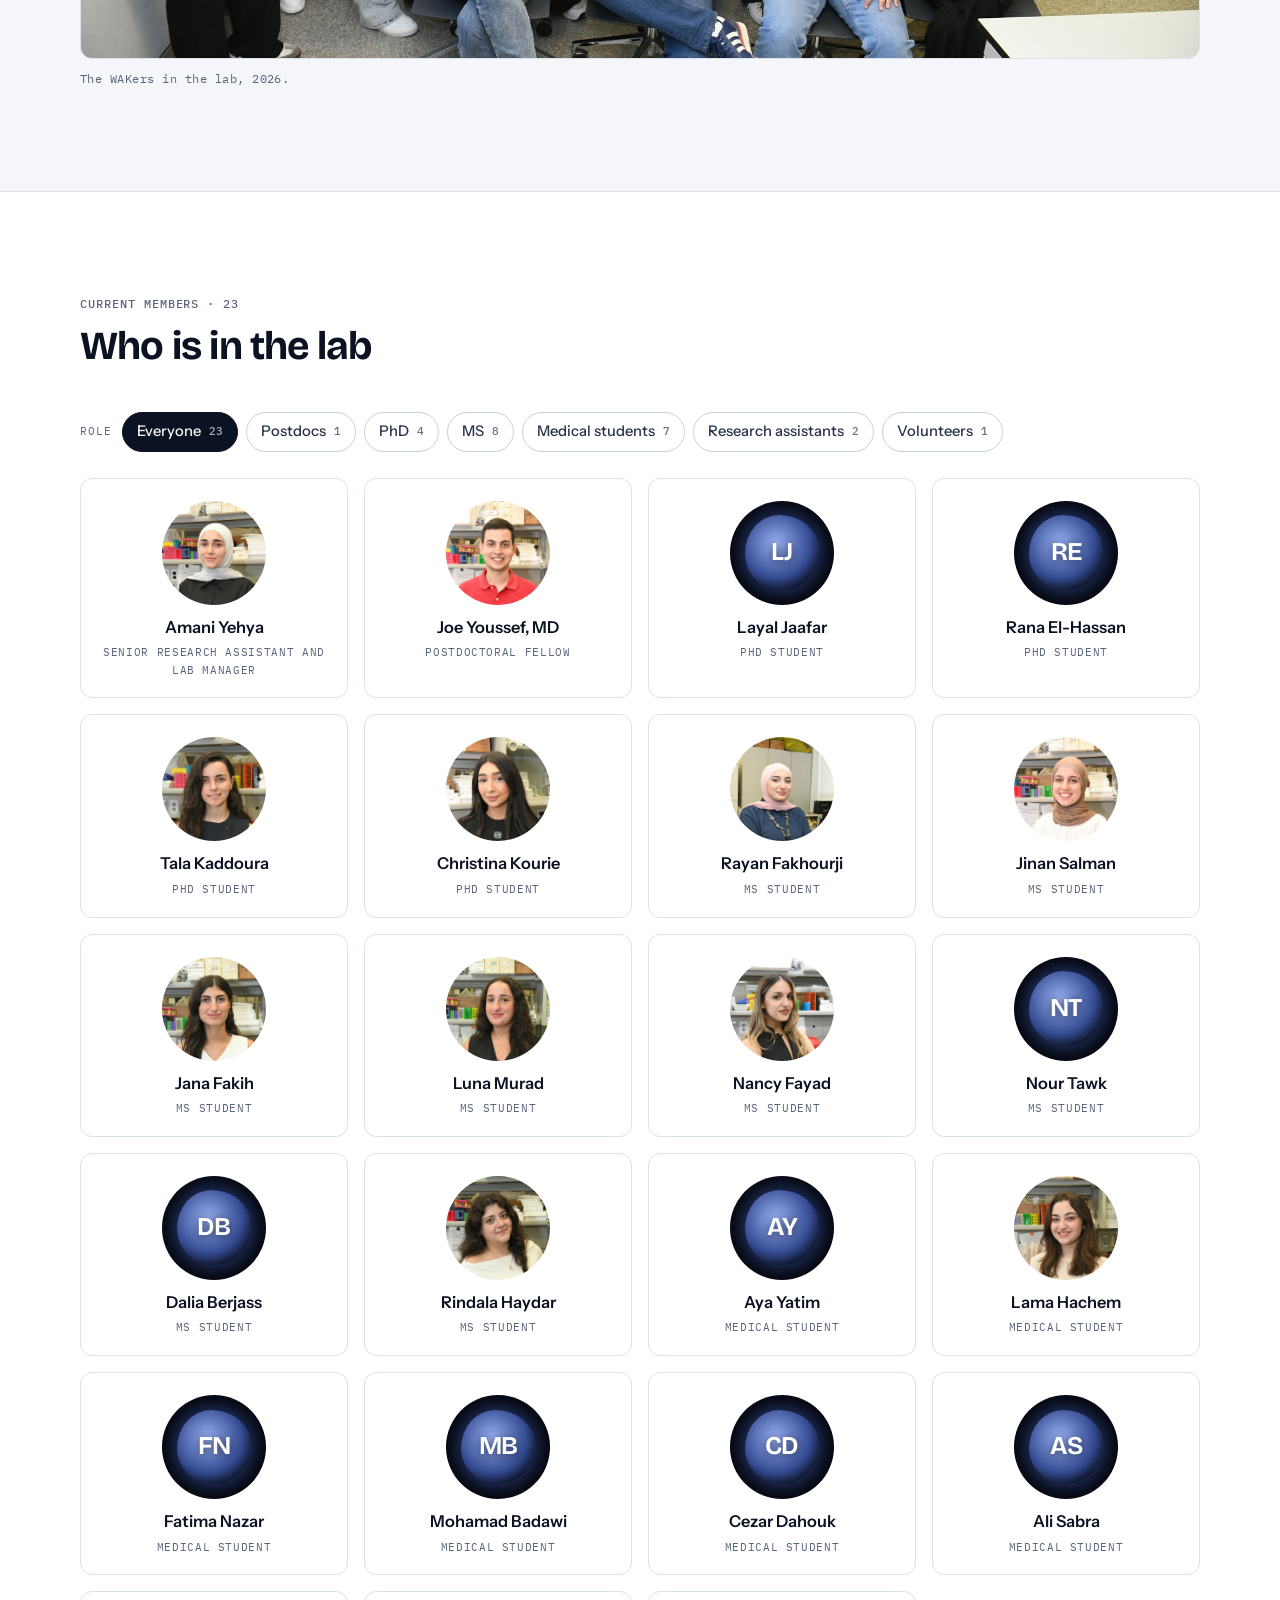
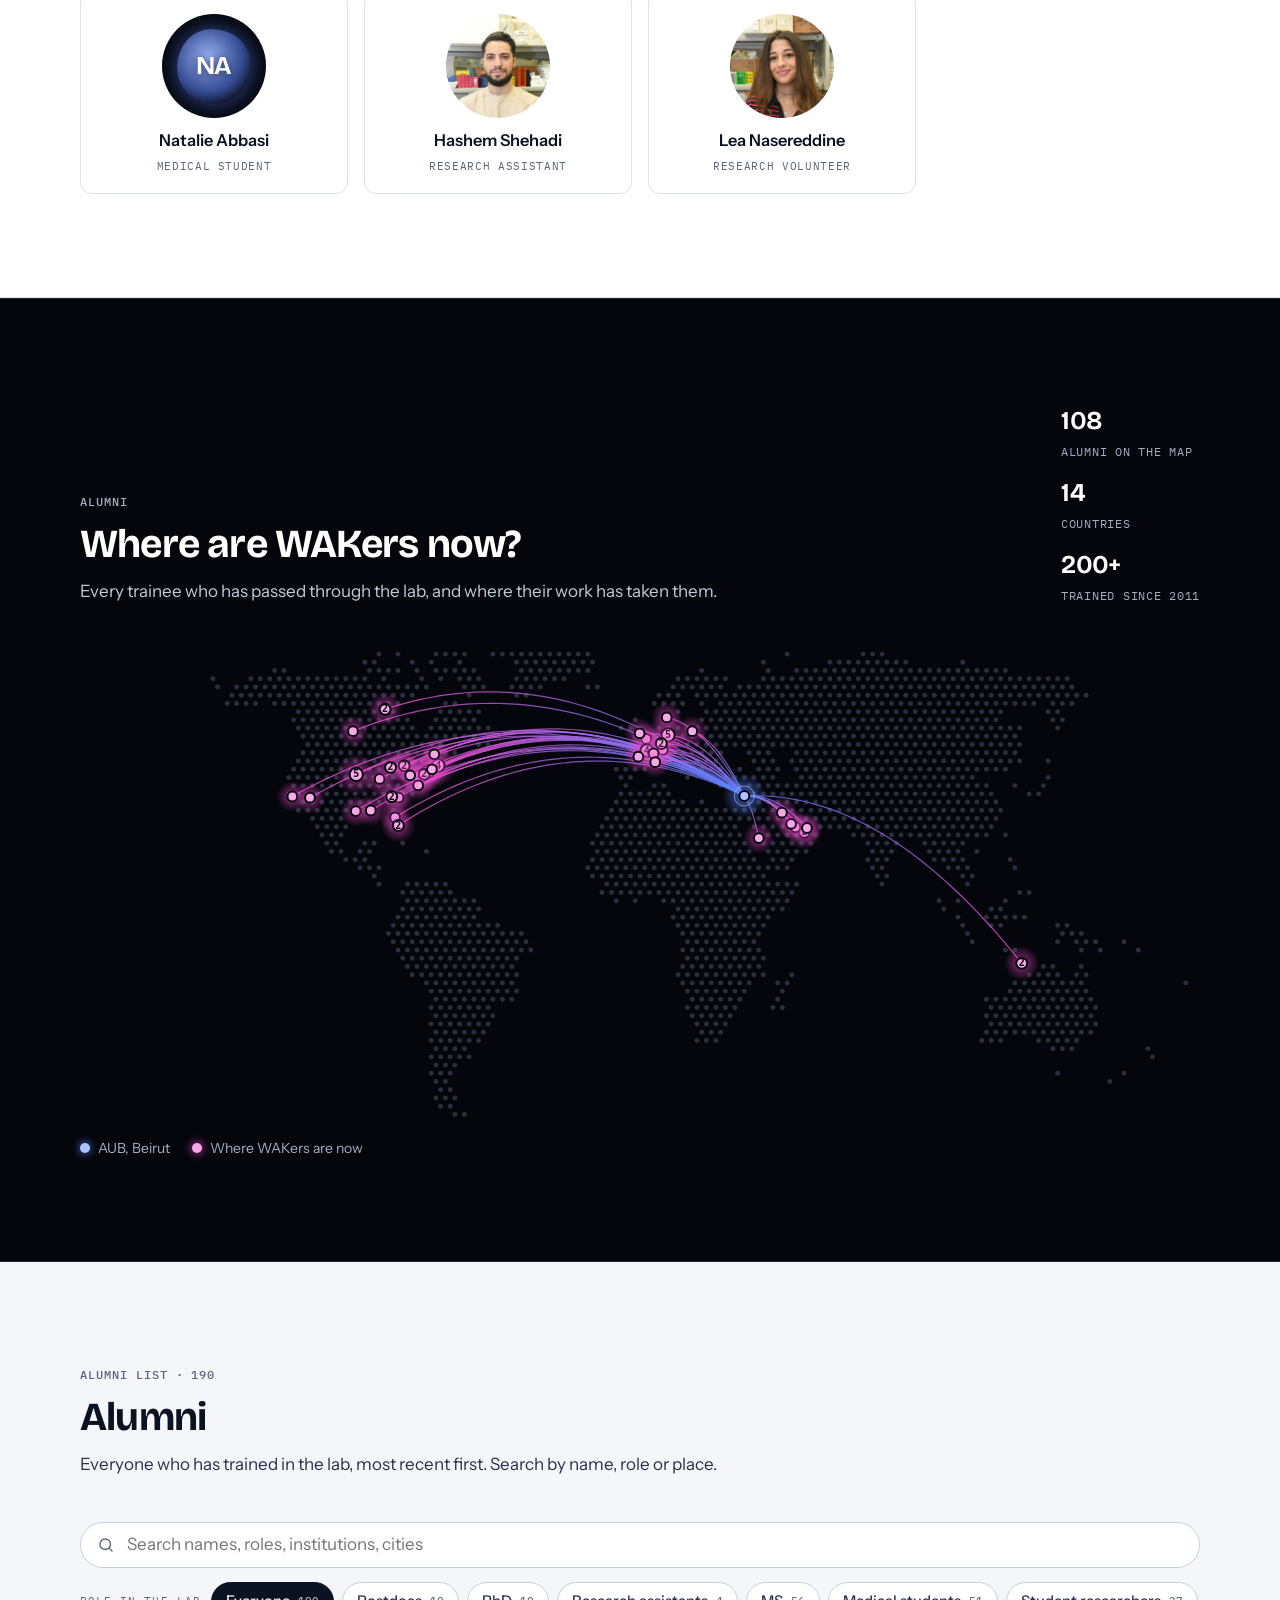
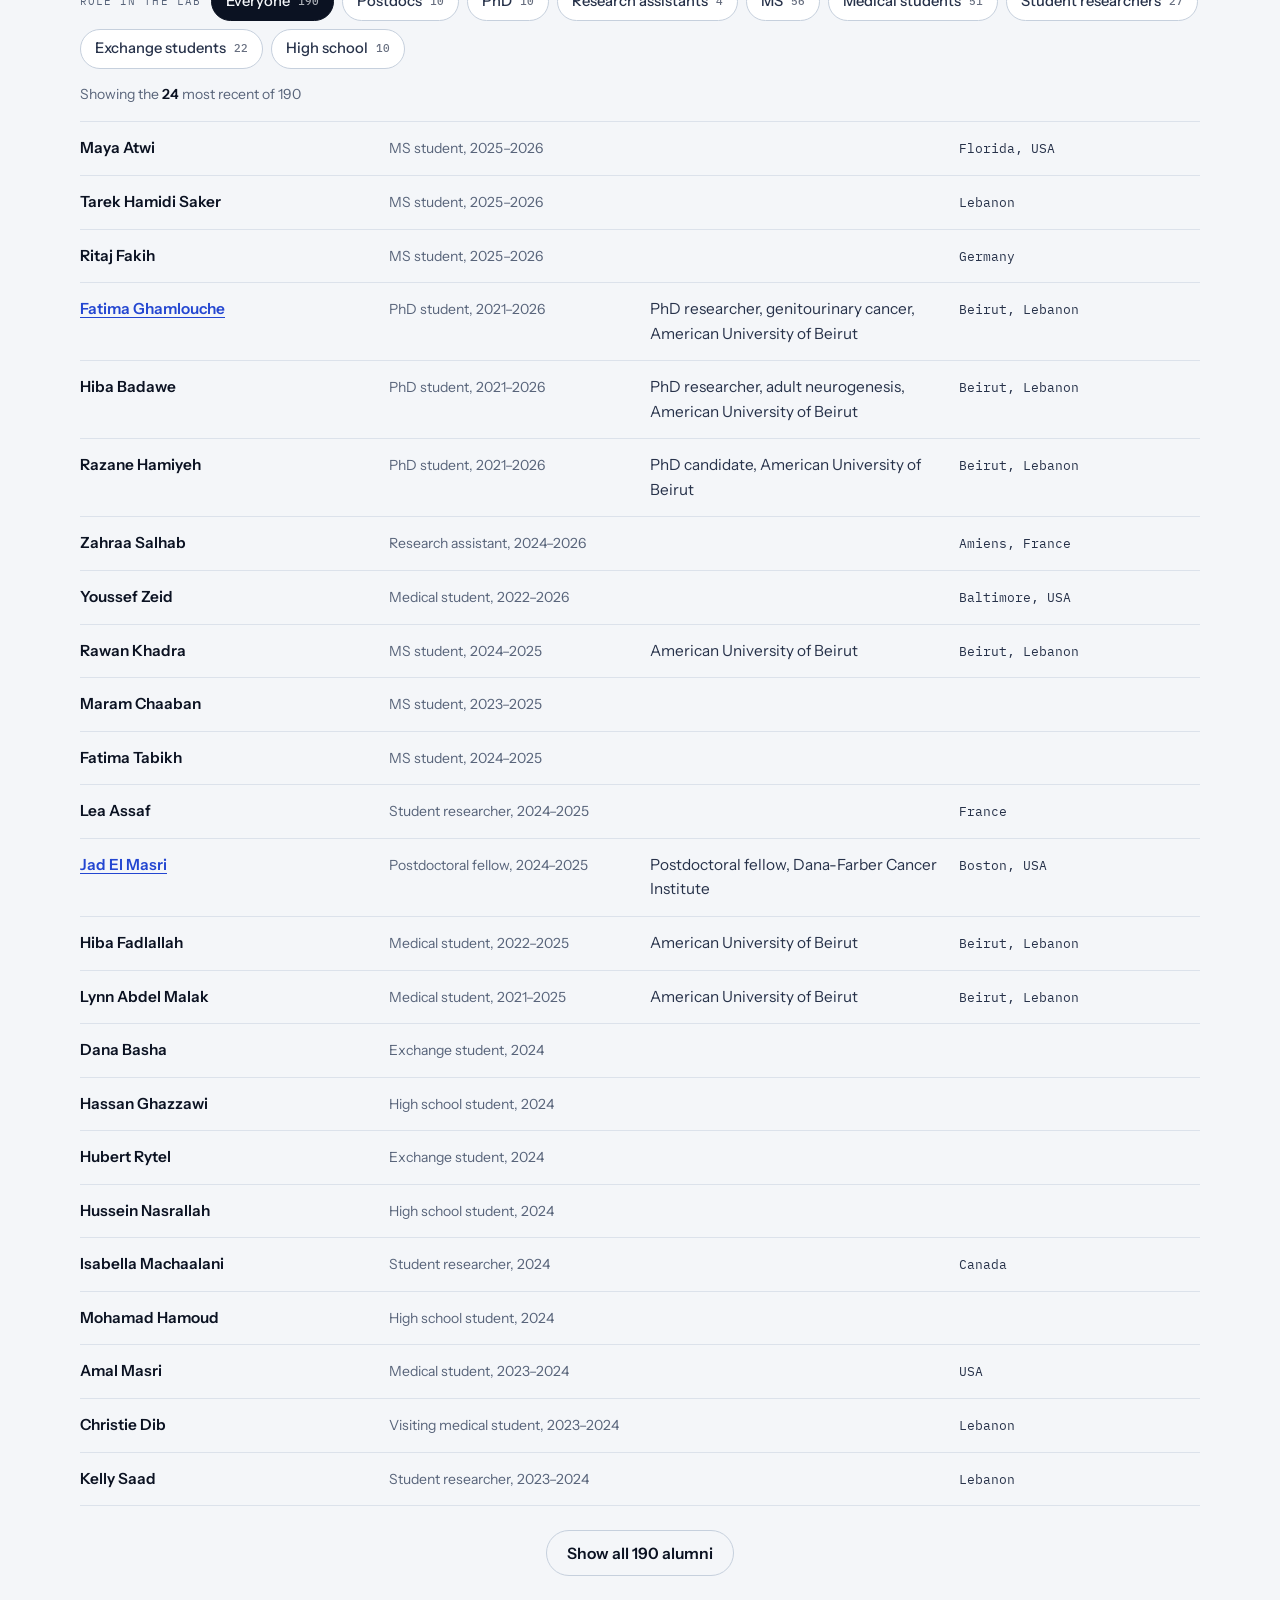
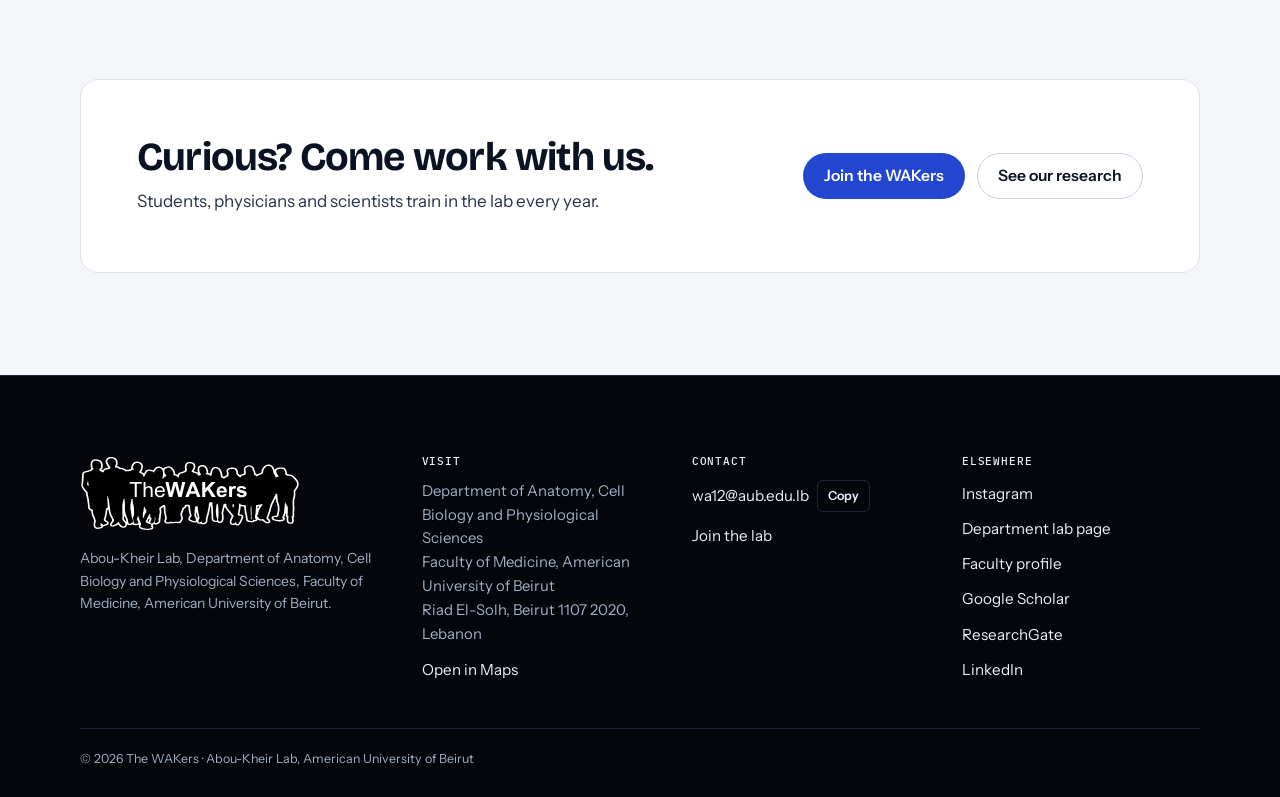
<file: team/index.html>
<!doctype html>
<html lang="en" data-page="team" data-root="../">
<head>
<meta charset="utf-8">
<meta name="viewport" content="width=device-width, initial-scale=1">
<title>Team · The WAKers</title>
<meta name="description" content="The people of the Abou-Kheir lab at the American University of Beirut, and where our alumni are now.">
<meta property="og:title" content="Team · The WAKers">
<meta property="og:description" content="The people of the Abou-Kheir lab at the American University of Beirut, and where our alumni are now.">
<meta property="og:type" content="website">
<meta name="theme-color" content="#04060B">
<link rel="icon" href="../assets/img/favicon.svg" type="image/svg+xml">
<link rel="preconnect" href="https://fonts.googleapis.com">
<link rel="preconnect" href="https://fonts.gstatic.com" crossorigin>
<link rel="stylesheet" href="https://fonts.googleapis.com/css2?family=Bricolage+Grotesque:opsz,wght@12..96,500..800&family=IBM+Plex+Mono:wght@400;500&family=Instrument+Sans:ital,wght@0,400..700;1,400..700&display=swap">
<link rel="stylesheet" href="../assets/css/site.css">
<script>try{var t=localStorage.getItem('wakers-theme');if(t)document.documentElement.setAttribute('data-theme',t);}catch(e){}</script>
</head>
<body>
<a class="skip" href="#main">Skip to content</a>
<div id="site-header"></div>
<main id="main" tabindex="-1"></main>
<div id="site-footer"></div>
<noscript><p style="padding:24px;font-family:sans-serif">This site needs JavaScript turned on to show its content.</p></noscript>
<script src="../assets/js/geo-data.js" defer></script>
<script src="../assets/js/map.js" defer></script>
<script src="../assets/js/field.js" defer></script>
<script src="../assets/js/app.js" defer></script>
</body>
</html>
</file>
<file: assets/css/site.css>
/* The WAKers — site styles */
[hidden] { display: none !important; }

/* The WAKers — site styles
   Design: a dark "confocal field" opens each page; the body is a calm, light lab notebook.
   Colors live in tokens below; components never use raw hex values. */

/* ------------------------------------------------------------------ tokens */
:root {
  color-scheme: light;
  /* confocal field — identical in both themes */
  --scope: #04060B;
  --scope-2: #0A0F1B;
  --scope-3: #111A2C;
  --scope-line: #1D2739;
  --scope-ink: #EAEFF8;
  --scope-muted: #A3AEC3;
  --g-dapi: #5B82FF;
  --g-ck8: #2EE6A0;
  --g-ck5: #F24BD0;

  /* page (light) */
  --bg: #F4F6F9;
  --surface: #FFFFFF;
  --surface-2: #EBEFF5;
  --ink: #0B1222;
  --ink-2: #27324A;
  --muted: #58647A;
  --line: #DCE2EB;
  --line-2: #C6D0DD;
  --accent: #2346D1;
  --accent-hover: #1A37AE;
  --accent-soft: #E4EAFF;
  --on-accent: #FFFFFF;
  --focus: #2346D1;
  --shadow: 0 1px 2px rgb(11 18 34 / 0.05), 0 10px 30px rgb(11 18 34 / 0.07);

  /* research programs — three identities, CVD-validated on this surface */
  --p1: #B3268F; /* cancer */
  --p2: #1A8F6B; /* brain */
  --p3: #A86E00; /* across both */
  --good: #1A8F6B;
  --t-cancers: #6E6375; /* neutral, faintly warm  */
  --t-neuro: #5F6E68;   /* neutral, faintly green */
  --t-other: #8A94A6;

  --font-display: "Bricolage Grotesque", "Avenir Next", "Segoe UI", system-ui, sans-serif;
  --font-body: "Instrument Sans", "Helvetica Neue", "Segoe UI", system-ui, sans-serif;
  --font-mono: "IBM Plex Mono", ui-monospace, "SFMono-Regular", Menlo, Consolas, monospace;

  --fs-xs: 0.75rem;
  --fs-sm: 0.875rem;
  --fs-base: 1.0625rem;
  --fs-md: 1.25rem;
  --fs-lg: 1.5rem;
  --fs-xl: clamp(1.85rem, 3.1vw, 2.6rem);
  --fs-2xl: clamp(2.2rem, 5vw, 3.5rem);
  --fs-hero: clamp(2.6rem, 6.6vw, 5.2rem);

  --maxw: 1200px;
  --gutter: clamp(16px, 4vw, 40px);
  --section-y: clamp(56px, 8vw, 104px);
  --radius: 12px;
  --radius-sm: 7px;
  --header-h: 76px;
}

@media (prefers-color-scheme: dark) {
  :root:not([data-theme="light"]) {
    color-scheme: dark;
    --bg: #070A12;
    --surface: #0E1320;
    --surface-2: #151C2C;
    --ink: #E8EDF6;
    --ink-2: #C3CCDC;
    --muted: #97A2B7;
    --line: #1F2839;
    --line-2: #2C374C;
    --accent: #86A1FF;
    --accent-hover: #A9BCFF;
    --accent-soft: #18224A;
    --on-accent: #060A14;
    --focus: #A9BCFF;
    --shadow: 0 1px 2px rgb(0 0 0 / 0.4), 0 12px 32px rgb(0 0 0 / 0.35);
    --p1: #C94AAE;
    --p2: #23A06C;
    --p3: #B8841C;
    --good: #23A06C;
    --t-cancers: #8B8393;
    --t-neuro: #7E8F87;
    --t-other: #6B7689;
  }
}
:root[data-theme="dark"] {
  color-scheme: dark;
  --bg: #070A12;
  --surface: #0E1320;
  --surface-2: #151C2C;
  --ink: #E8EDF6;
  --ink-2: #C3CCDC;
  --muted: #97A2B7;
  --line: #1F2839;
  --line-2: #2C374C;
  --accent: #86A1FF;
  --accent-hover: #A9BCFF;
  --accent-soft: #18224A;
  --on-accent: #060A14;
  --focus: #A9BCFF;
  --shadow: 0 1px 2px rgb(0 0 0 / 0.4), 0 12px 32px rgb(0 0 0 / 0.35);
  --p1: #C94AAE;
  --p2: #23A06C;
  --p3: #B8841C;
  --good: #23A06C;
  --t-cancers: #8B8393;
  --t-neuro: #7E8F87;
  --t-other: #6B7689;
}

/* ------------------------------------------------------------------ base */
*, *::before, *::after { box-sizing: border-box; }
html { -webkit-text-size-adjust: 100%; scroll-padding-top: calc(var(--header-h) + 16px); }
body {
  margin: 0;
  background: var(--bg);
  color: var(--ink);
  font-family: var(--font-body);
  font-size: var(--fs-base);
  line-height: 1.6;
  text-rendering: optimizeLegibility;
  -webkit-font-smoothing: antialiased;
}
img { max-width: 100%; height: auto; display: block; }
a { color: var(--accent); text-decoration-thickness: 1px; text-underline-offset: 3px; }
a:hover { color: var(--accent-hover); }
h1, h2, h3, h4 {
  font-family: var(--font-display);
  font-optical-sizing: auto;
  line-height: 1.08;
  letter-spacing: -0.02em;
  margin: 0;
  text-wrap: balance;
  color: var(--ink);
}
p { margin: 0; text-wrap: pretty; }
ul, ol { margin: 0; padding: 0; }
button { font: inherit; color: inherit; }
:focus-visible { outline: 2px solid var(--focus); outline-offset: 3px; border-radius: 4px; }
::selection { background: var(--accent-soft); }

.wrap { max-width: var(--maxw); margin-inline: auto; padding-inline: var(--gutter); }
.skip {
  position: absolute; left: 12px; top: -60px; z-index: 100;
  background: var(--surface); color: var(--ink); padding: 10px 14px; border-radius: var(--radius-sm);
}
.skip:focus { top: 12px; }
.visually-hidden { position: absolute !important; width: 1px; height: 1px; overflow: hidden; clip: rect(0 0 0 0); white-space: nowrap; }

.eyebrow {
  font-family: var(--font-mono);
  font-size: var(--fs-xs);
  font-weight: 500;
  letter-spacing: 0.08em;
  text-transform: uppercase;
  color: var(--muted);
  display: inline-flex; align-items: center; gap: 10px;
}
.eyebrow .dot { width: 8px; height: 8px; border-radius: 50%; background: currentColor; flex: none; }
.mono { font-family: var(--font-mono); font-size: 0.92em; }
.muted { color: var(--muted); }
.lead { font-size: var(--fs-md); line-height: 1.5; color: var(--ink-2); max-width: 62ch; }
.prose { max-width: 66ch; color: var(--ink-2); display: grid; gap: 1em; }
.prose strong { color: var(--ink); }

/* ------------------------------------------------------------------ buttons */
.btn {
  display: inline-flex; align-items: center; gap: 10px;
  min-height: 46px; padding: 0 20px;
  border-radius: 999px; border: 1px solid transparent;
  font-weight: 600; font-size: 0.98rem; text-decoration: none; cursor: pointer;
  transition: background-color .18s ease, color .18s ease, border-color .18s ease, transform .18s ease;
}
.btn:active { transform: translateY(1px); }
.btn-primary { background: var(--accent); color: var(--on-accent); }
.btn-primary:hover { background: var(--accent-hover); color: var(--on-accent); }
.btn-secondary { background: transparent; color: var(--ink); border-color: var(--line-2); }
.btn-secondary:hover { border-color: var(--ink); color: var(--ink); }
.on-dark .btn-primary { background: var(--scope-ink); color: var(--scope); }
.on-dark .btn-primary:hover { background: #FFFFFF; color: var(--scope); }
.on-dark .btn-secondary { color: var(--scope-ink); border-color: rgb(234 239 248 / 0.35); }
.on-dark .btn-secondary:hover { border-color: var(--scope-ink); color: #FFFFFF; }
.btn svg { width: 18px; height: 18px; flex: none; }
.link-arrow {
  font-weight: 600; text-decoration: none; display: inline-flex; align-items: center; gap: 6px; white-space: nowrap;
}
.link-arrow::after { content: "→"; transition: transform .18s ease; }
.link-arrow:hover::after { transform: translateX(3px); }

/* ------------------------------------------------------------------ header */
.site-header {
  position: sticky; top: env(safe-area-inset-top, 0px); z-index: 50;
  height: var(--header-h);
  transition: background-color .25s ease, border-color .25s ease, color .25s ease;
  border-bottom: 1px solid transparent;
  color: var(--ink);
}
.site-header[data-tone="dark"] { color: var(--scope-ink); }
.site-header.is-solid {
  background: color-mix(in srgb, var(--surface) 88%, transparent);
  -webkit-backdrop-filter: saturate(1.4) blur(14px);
  backdrop-filter: saturate(1.4) blur(14px);
  border-bottom-color: var(--line);
  color: var(--ink);
}
.site-header .wrap { height: 100%; display: flex; align-items: center; gap: 24px; }
.brand { display: flex; align-items: center; gap: 14px; text-decoration: none; color: inherit; flex: none; }
.brand img { height: 46px; width: auto; }
.brand-text { font-family: var(--font-mono); font-size: 11px; letter-spacing: 0.08em; text-transform: uppercase; line-height: 1.35; opacity: 0.8; }
.nav { margin-left: auto; display: flex; align-items: center; gap: 4px; }
.nav a {
  color: inherit; text-decoration: none; font-weight: 500; font-size: 0.97rem;
  padding: 8px 12px; border-radius: 999px; position: relative;
}
.nav a:hover { background: color-mix(in srgb, currentColor 10%, transparent); color: inherit; }
.nav a[aria-current="page"]::after {
  content: ""; position: absolute; left: 12px; right: 12px; bottom: 2px; height: 2px; border-radius: 2px;
  background: currentColor;
}
.nav .nav-cta { margin-left: 8px; background: var(--accent); color: var(--on-accent); padding-inline: 16px; }
.nav .nav-cta:hover { background: var(--accent-hover); color: var(--on-accent); }
.site-header[data-tone="dark"]:not(.is-solid) .nav-cta { background: var(--scope-ink); color: var(--scope); }
.icon-btn {
  width: 40px; height: 40px; border-radius: 999px; border: 1px solid color-mix(in srgb, currentColor 25%, transparent);
  background: transparent; display: inline-grid; place-items: center; cursor: pointer; color: inherit; flex: none;
}
.icon-btn:hover { border-color: currentColor; }
.icon-btn svg { width: 18px; height: 18px; }
.menu-btn { display: none; }
@media (max-width: 960px) {
  .brand-text { display: none; }
  .menu-btn { display: inline-grid; margin-left: auto; }
  .nav {
    position: absolute; left: 0; right: 0; top: 100%;
    display: none; flex-direction: column; align-items: stretch; gap: 2px;
    padding: 12px var(--gutter) 20px;
    background: var(--surface); color: var(--ink);
    border-bottom: 1px solid var(--line); box-shadow: var(--shadow);
  }
  .nav.is-open { display: flex; }
  .nav a { padding: 12px 14px; font-size: 1.05rem; }
  .nav a[aria-current="page"]::after { left: 14px; right: auto; width: 24px; bottom: 6px; }
  .nav .nav-cta { margin: 8px 0 0; text-align: center; justify-content: center; }
  .site-header[data-tone="dark"]:not(.is-solid) .nav .nav-cta { background: var(--accent); color: var(--on-accent); }
}

/* ------------------------------------------------------------------ confocal field (hero + page bands) */
.on-dark { color: var(--scope-ink); }
.on-dark h1, .on-dark h2, .on-dark h3 { color: #FFFFFF; }
.field {
  position: relative; isolation: isolate; overflow: hidden;
  background: radial-gradient(120% 90% at 75% 40%, var(--scope-3) 0%, var(--scope-2) 45%, var(--scope) 100%);
  margin-top: calc(-1 * var(--header-h));
}
.field canvas.field-canvas { position: absolute; inset: 0; width: 100%; height: 100%; z-index: -2; }
.field::before {
  content: ""; position: absolute; inset: 0; z-index: -1; pointer-events: none;
  background: linear-gradient(90deg, rgb(4 6 11 / 0.9) 0%, rgb(4 6 11 / 0.62) 34%, rgb(4 6 11 / 0.08) 68%, rgb(4 6 11 / 0) 100%);
}
.hero { padding-block: calc(var(--header-h) + clamp(56px, 9vw, 120px)) clamp(88px, 10vw, 128px); }
.hero-inner { display: grid; gap: 22px; max-width: 660px; }
.hero .eyebrow { color: var(--scope-muted); }
.hero h1 { font-size: var(--fs-hero); font-weight: 750; letter-spacing: -0.035em; line-height: 0.98; }
.hero h1 em { font-style: normal; color: var(--g-ck8); }
.hero-sub { font-size: clamp(1.05rem, 1.6vw, 1.25rem); color: #C9D2E4; max-width: 56ch; line-height: 1.55; }
.hero-actions { display: flex; flex-wrap: wrap; gap: 12px; margin-top: 8px; }
.scope-ui {
  position: absolute; right: var(--gutter); bottom: 22px; left: var(--gutter);
  display: flex; align-items: flex-end; justify-content: space-between; gap: 16px; flex-wrap: wrap;
  pointer-events: none;
}
.scope-ui > * { pointer-events: auto; }
.scope-caption { font-family: var(--font-mono); font-size: 11px; color: var(--scope-muted); letter-spacing: 0.02em; max-width: 46ch; }
.scope-tools { display: flex; align-items: center; gap: 16px; margin-left: auto; }
.channels { display: flex; gap: 6px; }
.channel {
  display: inline-flex; align-items: center; gap: 7px; padding: 6px 10px 6px 8px;
  border-radius: 999px; border: 1px solid rgb(234 239 248 / 0.18); background: rgb(4 6 11 / 0.5);
  font-family: var(--font-mono); font-size: 11px; letter-spacing: 0.05em; color: var(--scope-ink); cursor: pointer;
  -webkit-backdrop-filter: blur(6px); backdrop-filter: blur(6px);
}
.channel .swatch { width: 10px; height: 10px; border-radius: 50%; background: var(--c); box-shadow: 0 0 10px var(--c); }
.channel[aria-pressed="false"] { opacity: 0.45; }
.channel[aria-pressed="false"] .swatch { box-shadow: none; background: transparent; border: 1px solid var(--c); }
.scalebar { display: grid; justify-items: end; gap: 4px; font-family: var(--font-mono); font-size: 11px; color: var(--scope-ink); }
.scalebar i { display: block; height: 3px; background: var(--scope-ink); border-radius: 2px; }
@media (max-width: 640px) {
  .scope-ui { bottom: 14px; }
  .scope-caption { display: none; }
  .scope-tools { margin-left: 0; width: 100%; justify-content: space-between; }
}

.band { padding-block: calc(var(--header-h) + clamp(40px, 7vw, 84px)) clamp(40px, 6vw, 64px); }
.band-inner { display: grid; gap: 14px; max-width: 760px; }
.band h1 { font-size: var(--fs-2xl); font-weight: 720; }
.band .eyebrow { color: var(--scope-muted); }
.band .lead { color: #C9D2E4; }
.band::before { background: linear-gradient(90deg, rgb(4 6 11 / 0.92) 0%, rgb(4 6 11 / 0.7) 45%, rgb(4 6 11 / 0.2) 100%); }

/* ------------------------------------------------------------------ sections */
.section { padding-block: var(--section-y); }
.section + .section { padding-top: 0; }
.section.alt { background: var(--surface); border-block: 1px solid var(--line); }
.section.alt + .section, .section + .section.alt { padding-top: var(--section-y); }
.section-head { display: flex; align-items: flex-end; justify-content: space-between; gap: 24px; flex-wrap: wrap; margin-bottom: clamp(28px, 4vw, 44px); }
.section-head > div { display: grid; gap: 12px; max-width: 720px; }
.section-head h2 { font-size: var(--fs-xl); font-weight: 700; }
.section-head p { color: var(--ink-2); }

/* mission + facts */
.mission { display: grid; grid-template-columns: minmax(0, 1.35fr) minmax(0, 1fr); gap: clamp(32px, 6vw, 88px); align-items: start; }
.mission-text { display: grid; gap: 18px; }
.mission-text .support { color: var(--ink-2); max-width: 60ch; }
.mission-text .big { font-family: var(--font-display); font-size: clamp(1.45rem, 2.4vw, 1.95rem); line-height: 1.3; letter-spacing: -0.015em; color: var(--ink); font-weight: 500; text-wrap: pretty; }
.facts { display: grid; grid-template-columns: repeat(2, minmax(0, 1fr)); border-top: 1px solid var(--line); }
.facts { margin: 0; }
.fact { padding: 20px 0 22px; border-bottom: 1px solid var(--line); display: flex; flex-direction: column-reverse; justify-content: flex-end; gap: 6px; }
.fact:nth-child(odd) { padding-right: 16px; }
.fact:nth-child(even) { padding-left: 16px; border-left: 1px solid var(--line); }
.facts.odd .fact:last-child { grid-column: 1 / -1; padding-right: 0; }
.fact dd { margin: 0; font-family: var(--font-display); font-weight: 650; font-size: clamp(2rem, 3.6vw, 2.6rem); line-height: 1; letter-spacing: -0.03em; color: var(--ink); }
.fact dt { color: var(--muted); font-size: var(--fs-sm); }
@media (max-width: 860px) { .mission { grid-template-columns: 1fr; } }

/* research theme cards */
.theme-grid { display: grid; grid-template-columns: repeat(var(--cols, 3), minmax(0, 1fr)); gap: 16px; }
@media (max-width: 1000px) { .theme-grid { grid-template-columns: repeat(2, minmax(0, 1fr)); } }
@media (max-width: 620px) { .theme-grid { grid-template-columns: 1fr; } }
.theme-card {
  background: var(--surface); border: 1px solid var(--line); border-radius: var(--radius);
  padding: 22px 22px 20px; display: grid; grid-template-rows: auto auto 1fr auto; gap: 12px;
  transition: border-color .2s ease, transform .2s ease, box-shadow .2s ease;
}
.theme-card:hover { border-color: var(--line-2); box-shadow: var(--shadow); transform: translateY(-2px); }
.theme-card-top { display: flex; align-items: center; justify-content: space-between; gap: 12px; }
.eyepiece {
  width: 60px; height: 60px; border-radius: 50%; flex: none;
  background: radial-gradient(circle at 50% 45%, var(--scope-3), var(--scope) 72%);
  box-shadow: inset 0 0 0 1px rgb(255 255 255 / 0.06), 0 0 0 4px var(--surface-2);
  display: block;
}
.theme-card h3 { font-size: 1.28rem; font-weight: 650; }
.theme-card p { color: var(--ink-2); font-size: 0.98rem; }
.theme-card .link-arrow { font-size: 0.95rem; }
.chips { display: flex; flex-wrap: wrap; gap: 6px; list-style: none; }
.chip {
  font-family: var(--font-mono); font-size: 11.5px; letter-spacing: 0.01em; color: var(--ink-2);
  border: 1px solid var(--line); background: var(--surface-2); border-radius: 999px; padding: 3px 9px;
}
.tdot { width: 9px; height: 9px; border-radius: 50%; background: var(--tc, var(--t-other)); display: inline-block; flex: none; }
.theme-index { font-family: var(--font-mono); font-size: var(--fs-xs); color: var(--muted); display: inline-flex; align-items: center; gap: 8px; }

/* pipeline (a true sequence, so it is numbered) */
.pipeline { display: grid; grid-template-columns: repeat(5, minmax(0, 1fr)); gap: 0; list-style: none; counter-reset: step; position: relative; }
.pipeline li { position: relative; padding: 36px 20px 0 0; display: grid; gap: 8px; align-content: start; }
.pipeline li::before {
  counter-increment: step; content: "0" counter(step);
  font-family: var(--font-mono); font-size: var(--fs-xs); color: var(--muted); letter-spacing: 0.06em;
  position: absolute; top: 0; left: 0;
}
.pipeline li::after {
  content: ""; position: absolute; top: 24px; left: 0; right: 0; height: 1px; background: var(--line-2);
}
.pipeline li .node { position: absolute; top: 19px; left: 0; width: 11px; height: 11px; border-radius: 50%; background: var(--surface); border: 2px solid var(--accent); z-index: 1; }
.pipeline h3 { font-size: 1.1rem; font-weight: 650; margin-top: 8px; }
.pipeline p { color: var(--ink-2); font-size: 0.95rem; }
@media (max-width: 860px) {
  .pipeline { grid-template-columns: 1fr; gap: 22px; }
  .pipeline li { padding: 0 0 0 34px; }
  .pipeline li::before { position: static; }
  .pipeline li::after { top: 0; bottom: -22px; left: 5px; right: auto; width: 1px; height: auto; }
  .pipeline li:last-child::after { display: none; }
  .pipeline li .node { top: 2px; left: 0; }
  .pipeline h3 { margin-top: 0; }
}

/* publication rows (highlights + list) */
.pub-rows { list-style: none; border-top: 1px solid var(--line); }
.pub-row { display: grid; grid-template-columns: 170px minmax(0, 1fr) auto; gap: 8px 28px; padding: 22px 0; border-bottom: 1px solid var(--line); align-items: start; }
.pub-meta { font-family: var(--font-mono); font-size: var(--fs-xs); color: var(--muted); line-height: 1.5; display: grid; gap: 2px; padding-top: 4px; }
.pub-meta b { color: var(--ink); font-weight: 500; font-size: 0.8rem; }
.pub-row h3 { font-family: var(--font-body); font-size: 1.08rem; font-weight: 600; letter-spacing: -0.005em; line-height: 1.4; }
.pub-row h3 a { color: var(--ink); text-decoration: none; }
.pub-row h3 a:hover { color: var(--accent); text-decoration: underline; }
.pub-row p { color: var(--ink-2); font-size: 0.97rem; margin-top: 6px; }
.pub-topics { display: flex; gap: 6px; flex-wrap: wrap; margin-top: 10px; }
.topic-tag { display: inline-flex; align-items: center; gap: 6px; font-size: 12.5px; color: var(--muted); }
.pub-row .link-arrow { font-size: 0.92rem; padding-top: 2px; }
@media (max-width: 720px) {
  .pub-row { grid-template-columns: 1fr; gap: 6px; }
  .pub-meta { grid-auto-flow: column; justify-content: start; gap: 10px; }
}

/* map band */
.map-band { background: var(--scope); color: var(--scope-ink); padding-block: var(--section-y); border-block: 1px solid var(--scope-line); }
.map-band h2 { color: #FFFFFF; font-size: var(--fs-xl); }
.map-band .section-head p { color: #C3CCDD; }
.map-band .eyebrow { color: var(--scope-muted); }
.map-wrap { position: relative; }
.map-canvas { width: 100%; display: block; aspect-ratio: 2.39 / 1; }
.map-legend { display: flex; flex-wrap: wrap; gap: 8px 22px; margin-top: 18px; font-size: var(--fs-sm); color: var(--scope-muted); align-items: center; }
.map-legend .k { display: inline-flex; align-items: center; gap: 8px; }
.map-legend .k i { width: 10px; height: 10px; border-radius: 50%; display: inline-block; }
.map-tip {
  position: absolute; pointer-events: none; z-index: 3; min-width: 170px; max-width: 260px;
  background: rgb(10 15 27 / 0.94); border: 1px solid var(--scope-line); border-radius: 10px;
  padding: 10px 12px; font-size: 13px; color: var(--scope-ink); box-shadow: 0 8px 24px rgb(0 0 0 / 0.4);
  transform: translate(-50%, calc(-100% - 14px));
}
.map-tip b { display: block; font-size: 14px; color: #FFFFFF; }
.map-tip .row + .row { margin-top: 6px; padding-top: 6px; border-top: 1px solid var(--scope-line); }
.map-stats { display: flex; gap: 28px; flex-wrap: wrap; font-family: var(--font-mono); font-size: var(--fs-xs); letter-spacing: 0.06em; text-transform: uppercase; color: var(--scope-muted); }
.map-stats b { font-family: var(--font-display); font-size: 1.6rem; letter-spacing: -0.02em; color: #FFFFFF; font-weight: 650; display: block; text-transform: none; }

/* news */
.news-grid { display: grid; grid-template-columns: repeat(3, minmax(0, 1fr)); gap: 16px; }
@media (max-width: 1000px) { .news-grid { grid-template-columns: repeat(2, minmax(0, 1fr)); } }
@media (max-width: 620px) { .news-grid { grid-template-columns: 1fr; } }
.news-card { background: var(--surface); border: 1px solid var(--line); border-radius: var(--radius); overflow: hidden; display: grid; grid-template-rows: auto 1fr; }
.news-card .media { aspect-ratio: 16 / 9; background: var(--surface-2); max-width: 100%; }
.news-card .media img { width: 100%; height: 100%; object-fit: cover; }
.news-body { padding: 20px; display: grid; gap: 10px; align-content: start; }
.news-top { display: flex; align-items: center; justify-content: space-between; gap: 10px; }
.news-date { font-family: var(--font-mono); font-size: var(--fs-xs); color: var(--muted); letter-spacing: 0.04em; }
.tag { font-family: var(--font-mono); font-size: 11px; letter-spacing: 0.06em; text-transform: uppercase; color: var(--ink-2); border: 1px solid var(--line-2); padding: 2px 8px; border-radius: 999px; }
.news-card h3 { font-size: 1.14rem; font-weight: 650; line-height: 1.25; }
.news-card h3 a { color: var(--ink); text-decoration: none; }
.news-card h3 a:hover { color: var(--accent); }
.news-card p { color: var(--ink-2); font-size: 0.96rem; }

/* spotlight */
.spot-grid { display: grid; grid-template-columns: repeat(2, minmax(0, 1fr)); gap: 16px; }
@media (max-width: 860px) { .spot-grid { grid-template-columns: 1fr; } }
.spot-card { background: var(--surface); border: 1px solid var(--line); border-radius: var(--radius); padding: 24px; display: grid; gap: 18px; }
.spot-head { display: flex; align-items: center; gap: 16px; }
.spot-head h3 { font-size: 1.2rem; }
.spot-head p { color: var(--muted); font-size: var(--fs-sm); }
.qa { display: grid; gap: 14px; }
.qa dt { font-family: var(--font-mono); font-size: var(--fs-xs); color: var(--muted); letter-spacing: 0.04em; text-transform: uppercase; }
.qa dd { margin: 4px 0 0; color: var(--ink-2); }

/* CTA band */
.cta { display: grid; grid-template-columns: minmax(0, 1fr) auto; gap: 24px 48px; align-items: center; background: var(--surface); border: 1px solid var(--line); border-radius: calc(var(--radius) + 6px); padding: clamp(28px, 5vw, 56px); }
.cta h2 { font-size: var(--fs-xl); }
.cta p { color: var(--ink-2); margin-top: 10px; max-width: 58ch; }
.cta .actions { display: flex; flex-wrap: wrap; gap: 12px; }
@media (max-width: 760px) { .cta { grid-template-columns: 1fr; } }

/* ------------------------------------------------------------------ team */
.pi { display: grid; grid-template-columns: 300px minmax(0, 1fr); gap: clamp(28px, 5vw, 64px); align-items: start; }
@media (max-width: 800px) { .pi { grid-template-columns: 1fr; } }
.pi-photo { border-radius: var(--radius); overflow: hidden; background: var(--scope); aspect-ratio: 4 / 5; max-width: 100%; display: grid; place-items: center; }
.pi-photo img { width: 100%; height: 100%; object-fit: cover; }
.pi-body { display: grid; gap: 16px; }
.pi-body h2 { font-size: var(--fs-xl); }
.pi-role { font-family: var(--font-mono); font-size: var(--fs-xs); letter-spacing: 0.06em; text-transform: uppercase; color: var(--muted); }
.pi-title { color: var(--ink-2); font-weight: 500; }
.pi-links { display: flex; flex-wrap: wrap; gap: 8px; }
.pi-links a { font-size: 0.92rem; font-weight: 600; text-decoration: none; border: 1px solid var(--line-2); padding: 7px 14px; border-radius: 999px; color: var(--ink); }
.pi-links a:hover { border-color: var(--ink); }

.filters { display: flex; flex-wrap: wrap; gap: 8px; margin-bottom: 24px; align-items: center; }
.filter {
  border: 1px solid var(--line-2); background: var(--surface); color: var(--ink-2);
  border-radius: 999px; padding: 7px 14px; font-size: 0.92rem; font-weight: 500; cursor: pointer;
  display: inline-flex; align-items: center; gap: 8px;
}
.filter:hover { border-color: var(--ink-2); }
.filter[aria-pressed="true"] { background: var(--ink); color: var(--bg); border-color: var(--ink); }
.filter .count { font-family: var(--font-mono); font-size: 11px; opacity: 0.7; }

.member-grid { display: grid; grid-template-columns: repeat(4, minmax(0, 1fr)); gap: 16px; list-style: none; }
@media (max-width: 1060px) { .member-grid { grid-template-columns: repeat(3, minmax(0, 1fr)); } }
@media (max-width: 760px) { .member-grid { grid-template-columns: repeat(2, minmax(0, 1fr)); } }
@media (max-width: 420px) { .member-grid { grid-template-columns: 1fr; } }
.member { background: var(--surface); border: 1px solid var(--line); border-radius: var(--radius); padding: 22px 18px 18px; display: grid; justify-items: center; text-align: center; gap: 8px; align-content: start; }
.member h3 { font-family: var(--font-body); font-size: 1.02rem; font-weight: 600; letter-spacing: 0; margin-top: 6px; }
.member .role { font-family: var(--font-mono); font-size: 11px; letter-spacing: 0.06em; text-transform: uppercase; color: var(--muted); }
.member .focus { font-size: 0.9rem; color: var(--ink-2); }
.member .links { display: flex; gap: 6px; margin-top: 4px; }
.member .links a { width: 32px; height: 32px; display: inline-grid; place-items: center; border-radius: 50%; border: 1px solid var(--line); color: var(--ink-2); }
.member .links a:hover { border-color: var(--ink-2); color: var(--ink); }
.member .links svg { width: 15px; height: 15px; }
.avatar { width: 104px; height: 104px; border-radius: 50%; overflow: hidden; flex: none; position: relative; background: var(--scope); display: grid; place-items: center; }
.avatar img { width: 100%; height: 100%; object-fit: cover; }
.avatar.nucleus::before {
  content: ""; position: absolute; inset: 14%; border-radius: 46% 54% 50% 50% / 52% 46% 54% 48%;
  background: radial-gradient(circle at 42% 38%, rgb(160 185 255 / 0.95), rgb(91 130 255 / 0.55) 55%, rgb(91 130 255 / 0.08) 78%);
  box-shadow: 0 0 22px rgb(91 130 255 / 0.55);
}
.avatar .initials { position: relative; font-family: var(--font-display); font-weight: 650; font-size: 1.6rem; color: #FFFFFF; letter-spacing: -0.02em; text-shadow: 0 1px 8px rgb(4 6 11 / 0.6); }
.avatar.lg { width: 100%; height: 100%; border-radius: 0; }
.avatar.lg .initials { font-size: 4rem; }
.avatar.lg.nucleus::before { inset: 22%; }

.alumni-list { list-style: none; border-top: 1px solid var(--line); margin-top: 28px; }
.alumni-row { display: grid; grid-template-columns: minmax(0, 1.2fr) minmax(0, 1fr) minmax(0, 1.2fr) minmax(0, 1fr); gap: 6px 20px; padding: 14px 0; border-bottom: 1px solid var(--line); align-items: baseline; font-size: 0.96rem; }
.alumni-row .who b { font-weight: 600; }
.alumni-row .who span, .alumni-row .lab { color: var(--muted); font-size: var(--fs-sm); }
.alumni-row .place { font-family: var(--font-mono); font-size: 12.5px; color: var(--ink-2); }
@media (max-width: 760px) { .alumni-row { grid-template-columns: 1fr 1fr; } }

/* ------------------------------------------------------------------ publications */
.toolbar { display: grid; gap: 14px; margin-bottom: 28px; }
.toolbar-row { display: flex; flex-wrap: wrap; gap: 10px; align-items: center; }
.search {
  flex: 1 1 280px; min-width: 0; display: flex; align-items: center; gap: 10px;
  background: var(--surface); border: 1px solid var(--line-2); border-radius: 999px; padding: 0 16px; min-height: 46px;
}
.search:focus-within { border-color: var(--accent); box-shadow: 0 0 0 3px var(--accent-soft); }
.search svg { width: 18px; height: 18px; color: var(--muted); flex: none; }
.search input { border: 0; outline: 0; background: transparent; color: var(--ink); font: inherit; width: 100%; min-width: 0; }
.select {
  min-height: 46px; border-radius: 999px; border: 1px solid var(--line-2); background: var(--surface); color: var(--ink);
  padding: 0 36px 0 16px; font: inherit; font-size: 0.95rem; appearance: none; -webkit-appearance: none; cursor: pointer;
  background-image: linear-gradient(45deg, transparent 50%, var(--muted) 50%), linear-gradient(135deg, var(--muted) 50%, transparent 50%);
  background-position: calc(100% - 20px) 50%, calc(100% - 15px) 50%; background-size: 5px 5px; background-repeat: no-repeat;
}
.result-line { display: flex; justify-content: space-between; align-items: baseline; gap: 16px; flex-wrap: wrap; color: var(--muted); font-size: var(--fs-sm); }
.result-line b { color: var(--ink); font-weight: 600; }
.btn-text { background: none; border: 0; padding: 0; color: var(--accent); font-weight: 600; cursor: pointer; font-size: var(--fs-sm); }
.btn-text:hover { color: var(--accent-hover); text-decoration: underline; }

.chart-card { background: var(--surface); border: 1px solid var(--line); border-radius: var(--radius); padding: 18px 18px 10px; margin-bottom: 36px; position: relative; }
.chart-card h3 { font-family: var(--font-body); font-size: 0.95rem; font-weight: 600; letter-spacing: 0; }
.chart-card .sub { color: var(--muted); font-size: var(--fs-sm); }
.chart-scroll { overflow-x: auto; }
.chart-svg { display: block; width: 100%; min-width: 520px; height: 190px; }
.chart-svg .grid { stroke: var(--line); stroke-width: 1; }
.chart-svg .axis-label { fill: var(--muted); font-family: var(--font-mono); font-size: 11px; }
.chart-svg .bar { fill: var(--accent); transition: opacity .15s ease; }
.chart-svg .bar-hit { fill: transparent; cursor: pointer; }
.chart-svg .bar-hit:focus { outline: none; }
.chart-svg g.col:hover .bar, .chart-svg g.col:focus-within .bar { fill: var(--accent-hover); }
.chart-svg g.col.is-selected .bar { fill: var(--ink); }
.chart-svg g.col.is-dim .bar { opacity: 0.28; }
.chart-tip {
  position: absolute; pointer-events: none; background: var(--ink); color: var(--bg); border-radius: 8px;
  padding: 6px 10px; font-size: 12.5px; white-space: nowrap; transform: translate(-50%, calc(-100% - 8px)); z-index: 2;
}
.chart-tip b { font-size: 14px; }

.year-group { display: grid; grid-template-columns: 96px minmax(0, 1fr); gap: 20px; border-top: 1px solid var(--line); }
.year-label { font-family: var(--font-display); font-weight: 650; font-size: 1.6rem; letter-spacing: -0.02em; padding-top: 18px; position: sticky; top: calc(var(--header-h) + 8px); align-self: start; }
.year-label small { display: block; font-family: var(--font-mono); font-size: 11px; font-weight: 400; color: var(--muted); letter-spacing: 0.04em; }
.pub-items { list-style: none; }
.pub-item { padding: 18px 0; border-bottom: 1px solid var(--line); display: grid; gap: 6px; }
.pub-item:last-child { border-bottom: 0; }
.pub-item h3 { font-family: var(--font-body); font-size: 1.02rem; font-weight: 600; letter-spacing: 0; line-height: 1.4; }
.pub-item h3 a { color: var(--ink); text-decoration: none; }
.pub-item h3 a:hover { color: var(--accent); text-decoration: underline; }
.pub-authors { font-size: 0.9rem; color: var(--muted); }
.pub-authors .me { color: var(--ink); font-weight: 600; }
.pub-authors .member-name { color: var(--ink-2); text-decoration: underline; text-decoration-color: var(--line-2); text-underline-offset: 3px; }
.pub-journal { font-size: 0.9rem; color: var(--ink-2); }
.pub-journal i { font-style: italic; }
.pub-foot { display: flex; flex-wrap: wrap; gap: 6px 16px; align-items: center; margin-top: 2px; }
.pub-links { display: flex; gap: 12px; font-size: var(--fs-sm); }
.pub-links a { font-weight: 600; text-decoration: none; }
.pub-links a:hover { text-decoration: underline; }
.badge { font-family: var(--font-mono); font-size: 10.5px; letter-spacing: 0.06em; text-transform: uppercase; padding: 2px 7px; border-radius: 4px; border: 1px solid var(--line-2); color: var(--ink-2); }
.badge.star { border-color: transparent; background: var(--accent-soft); color: var(--accent); }
@media (max-width: 720px) {
  .year-group { grid-template-columns: 1fr; gap: 0; }
  .year-label { position: static; padding-top: 16px; }
}
.empty { padding: 40px 0; color: var(--muted); text-align: left; }

/* ------------------------------------------------------------------ gallery */
.masonry { columns: 3 300px; column-gap: 16px; }
.g-item { break-inside: avoid; margin: 0 0 16px; background: var(--surface); border: 1px solid var(--line); border-radius: var(--radius); overflow: hidden; }
.g-item button { display: block; width: 100%; padding: 0; border: 0; background: var(--scope); cursor: zoom-in; }
.g-item img { width: 100%; height: auto; transition: transform .35s ease; }
.g-item button:hover img { transform: scale(1.02); }
.g-item figcaption { padding: 14px 16px 16px; display: grid; gap: 4px; }
.g-item figcaption b { font-weight: 600; }
.g-item .ch { font-family: var(--font-mono); font-size: 11.5px; color: var(--muted); letter-spacing: 0.03em; }
.g-item p { font-size: 0.92rem; color: var(--ink-2); }
.g-placeholder { aspect-ratio: 4 / 3; max-width: 100%; display: grid; place-items: center; background: repeating-linear-gradient(135deg, var(--surface-2) 0 10px, var(--surface) 10px 20px); color: var(--muted); font-family: var(--font-mono); font-size: var(--fs-xs); letter-spacing: 0.06em; text-transform: uppercase; }
.lightbox { border: 0; padding: 0; background: transparent; max-width: min(1100px, 94vw); width: 100%; color: var(--scope-ink); }
.lightbox::backdrop { background: rgb(2 3 7 / 0.9); }
.lightbox figure { margin: 0; display: grid; gap: 12px; }
.lightbox img { width: 100%; max-height: 78vh; object-fit: contain; border-radius: 10px; background: var(--scope); }
.lightbox figcaption { display: flex; justify-content: space-between; gap: 16px; flex-wrap: wrap; font-size: 0.95rem; }
.lightbox .lb-bar { display: flex; gap: 8px; justify-content: flex-end; margin-bottom: 10px; }
.lightbox .icon-btn { color: var(--scope-ink); border-color: rgb(234 239 248 / 0.3); background: rgb(4 6 11 / 0.6); }

/* ------------------------------------------------------------------ join */
.positions { display: grid; grid-template-columns: repeat(auto-fill, minmax(260px, 1fr)); gap: 16px; list-style: none; }
.position { background: var(--surface); border: 1px solid var(--line); border-radius: var(--radius); padding: 22px; display: grid; gap: 10px; align-content: start; }
.position h3 { font-size: 1.16rem; }
.position .who { font-family: var(--font-mono); font-size: 11.5px; color: var(--muted); letter-spacing: 0.04em; text-transform: uppercase; }
.position p { color: var(--ink-2); font-size: 0.96rem; }
.state { display: inline-flex; align-items: center; gap: 7px; font-size: 12.5px; font-weight: 600; justify-self: start; padding: 3px 10px 3px 8px; border-radius: 999px; border: 1px solid var(--line-2); color: var(--ink-2); }
.state i { width: 8px; height: 8px; border-radius: 50%; background: var(--muted); }
.state.open { color: var(--good); border-color: color-mix(in srgb, var(--good) 40%, transparent); }
.state.open i { background: var(--good); }
.steps { list-style: none; counter-reset: s; display: grid; gap: 0; border-top: 1px solid var(--line); max-width: 760px; }
.steps li { counter-increment: s; display: grid; grid-template-columns: 56px minmax(0, 1fr); gap: 16px; padding: 18px 0; border-bottom: 1px solid var(--line); }
.steps li::before { content: "0" counter(s); font-family: var(--font-mono); font-size: 0.85rem; color: var(--accent); padding-top: 2px; }
.steps h3 { font-family: var(--font-body); font-size: 1.05rem; font-weight: 600; letter-spacing: 0; }
.steps p { color: var(--ink-2); font-size: 0.97rem; margin-top: 2px; }
.two-col { display: grid; grid-template-columns: minmax(0, 1.1fr) minmax(0, 1fr); gap: clamp(28px, 5vw, 72px); align-items: start; }
@media (max-width: 900px) { .two-col { grid-template-columns: 1fr; } }
.contact-card { background: var(--surface); border: 1px solid var(--line); border-radius: var(--radius); padding: 24px; display: grid; gap: 18px; }
.copy-row { display: grid; gap: 6px; }
.copy-row label, .copy-row .label { font-family: var(--font-mono); font-size: 11px; letter-spacing: 0.06em; text-transform: uppercase; color: var(--muted); }
.copy-field { display: flex; align-items: center; gap: 8px; border: 1px solid var(--line-2); border-radius: var(--radius-sm); padding: 8px 8px 8px 12px; background: var(--bg); }
.copy-field output, .copy-field span { flex: 1; min-width: 0; overflow-wrap: anywhere; font-size: 0.97rem; user-select: all; }
.copy-btn { border: 1px solid var(--line-2); background: var(--surface); border-radius: 6px; padding: 5px 10px; font-size: 12.5px; font-weight: 600; cursor: pointer; color: var(--ink); flex: none; }
.copy-btn:hover { border-color: var(--ink-2); }
.address { font-style: normal; color: var(--ink-2); line-height: 1.55; }


/* band layout with optional aside (team logo) */
.band-grid { display: flex; align-items: center; justify-content: space-between; gap: 40px; }
.band-aside { flex: 0 1 380px; }
.band-logo { width: 100%; max-width: 380px; height: auto; filter: drop-shadow(0 10px 30px rgb(0 0 0 / 0.45)); }
@media (max-width: 860px) { .band-aside { display: none; } }

/* research page */
.theme-section { display: grid; grid-template-columns: minmax(0, 1.25fr) minmax(0, 1fr); gap: clamp(28px, 5vw, 72px); padding-block: clamp(36px, 5vw, 56px); border-top: 1px solid var(--line); scroll-margin-top: calc(var(--header-h) + 12px); }
.theme-section:first-of-type { border-top: 0; }
@media (max-width: 900px) { .theme-section { grid-template-columns: 1fr; } }
.theme-main { display: grid; gap: 20px; align-content: start; }
.theme-title { display: flex; align-items: center; gap: 20px; }
.theme-title h2 { font-size: var(--fs-xl); margin-top: 6px; }
.theme-title .eyebrow { color: var(--muted); }
.theme-title .tdot { background: var(--tc); }
.eyepiece.lg { width: 88px; height: 88px; }
.theme-side { display: grid; gap: 14px; align-content: start; background: var(--surface); border: 1px solid var(--line); border-radius: var(--radius); padding: 22px; }
.side-h { font-family: var(--font-mono); font-size: var(--fs-xs); font-weight: 500; letter-spacing: 0.08em; text-transform: uppercase; color: var(--muted); }
.q-list { list-style: none; display: grid; gap: 10px; }
.q-list li { position: relative; padding-left: 20px; color: var(--ink-2); font-size: 0.98rem; }
.q-list li::before { content: ""; position: absolute; left: 0; top: 0.62em; width: 8px; height: 8px; border-radius: 50%; background: var(--tc, var(--accent)); }
.mini-pubs { list-style: none; display: grid; gap: 12px; }
.mini-pubs li { display: grid; gap: 2px; font-size: 0.94rem; line-height: 1.4; }
.mini-pubs a { color: var(--ink); text-decoration: none; font-weight: 500; }
.mini-pubs a:hover { color: var(--accent); text-decoration: underline; }
.mini-pubs .mono { font-size: 11.5px; }
.theme-side .theme-index { font-weight: 600; color: var(--accent); font-family: var(--font-body); font-size: 0.94rem; text-decoration: none; }
.theme-side .theme-index:hover { text-decoration: underline; }
.theme-card .theme-index { text-decoration: none; color: var(--muted); }
.theme-card .theme-index:hover { color: var(--ink); }
.theme-card .theme-index .tdot { background: var(--tc); }
.platforms { list-style: none; display: grid; grid-template-columns: repeat(3, minmax(0, 1fr)); border-top: 1px solid var(--line); }
.platforms li { padding: 22px 24px 24px 0; border-bottom: 1px solid var(--line); display: grid; gap: 6px; align-content: start; }
.platforms h3 { font-size: 1.1rem; font-weight: 650; }
.platforms p { color: var(--ink-2); font-size: 0.96rem; }
@media (max-width: 900px) { .platforms { grid-template-columns: repeat(2, minmax(0, 1fr)); } }
@media (max-width: 560px) { .platforms { grid-template-columns: 1fr; } }
nav.filters a.filter { text-decoration: none; }
nav.filters a.filter .tdot { width: 8px; height: 8px; }


.pi-email { display: inline-flex; align-items: center; gap: 8px; border: 1px solid var(--line-2); border-radius: 999px; padding: 4px 5px 4px 14px; font-size: 0.92rem; font-weight: 600; }
@media (max-width: 700px) {
  .hero::before { background: linear-gradient(180deg, rgb(4 6 11 / 0.55) 0%, rgb(4 6 11 / 0.78) 35%, rgb(4 6 11 / 0.72) 75%, rgb(4 6 11 / 0.35) 100%); }
}


/* ------------------------------------------------------------------ research programs */
.program + .program { margin-top: clamp(36px, 5vw, 56px); }
.program-head { display: grid; gap: 8px; margin-bottom: 20px; padding-left: 16px; border-left: 3px solid var(--pc, var(--accent)); max-width: 72ch; }
.program-head h3 { font-size: clamp(1.3rem, 2.2vw, 1.75rem); font-weight: 700; }
.program-head p { color: var(--ink-2); }
.program-label {
  font-family: var(--font-mono); font-size: var(--fs-xs); font-weight: 500; letter-spacing: 0.08em;
  text-transform: uppercase; color: var(--pc, var(--accent)); display: inline-flex; align-items: center; gap: 8px;
}
.program-label .tdot { background: var(--pc, var(--accent)); }
.program-section { scroll-margin-top: calc(var(--header-h) + 12px); }
.program-section + .program-section { margin-top: clamp(28px, 4vw, 40px); }
.program-banner {
  display: grid; gap: 10px; padding: 22px 24px; margin-bottom: 4px;
  border-radius: var(--radius); border: 1px solid var(--line);
  background: color-mix(in srgb, var(--pc, var(--accent)) 7%, var(--surface));
  border-left: 3px solid var(--pc, var(--accent));
}
.program-banner h2 { font-size: clamp(1.4rem, 2.6vw, 2rem); }
.program-banner p { color: var(--ink-2); max-width: 70ch; }
.program-count { color: var(--muted); font-size: var(--fs-xs); letter-spacing: 0.04em; text-transform: uppercase; }
.theme-section .theme-title h3 { font-family: var(--font-display); font-size: var(--fs-xl); font-weight: 700; letter-spacing: -0.02em; margin-top: 6px; }

/* grouped filter rows (research themes, publication topics, team roles) */
.filter-groups { display: flex; flex-wrap: wrap; gap: 10px 22px; align-items: center; margin-bottom: 26px; }
.filter-group { display: flex; flex-wrap: wrap; gap: 8px; align-items: center; }
.filter-group-label {
  font-family: var(--font-mono); font-size: 10.5px; letter-spacing: 0.1em; text-transform: uppercase;
  color: var(--pc, var(--muted)); padding-right: 2px;
}
.side-tag { display: inline-flex; align-items: center; gap: 6px; font-size: 11.5px; color: var(--muted); font-family: var(--font-mono); letter-spacing: 0.04em; }

/* ------------------------------------------------------------------ examples, notices, footer */
.is-example { border-style: dashed; border-color: var(--line-2); }
.example-badge { font-family: var(--font-mono); font-size: 10.5px; letter-spacing: 0.08em; text-transform: uppercase; color: var(--muted); border: 1px dashed var(--line-2); border-radius: 999px; padding: 1px 8px; }
.on-dark .example-badge { color: var(--scope-muted); border-color: rgb(163 174 195 / 0.5); }
.notice { border: 1px solid var(--line-2); background: var(--surface); border-radius: var(--radius-sm); padding: 14px 16px; color: var(--ink-2); font-size: 0.95rem; display: flex; gap: 12px; align-items: flex-start; }
.notice b { color: var(--ink); }
.toast { position: fixed; left: 50%; bottom: calc(24px + env(safe-area-inset-bottom, 0px)); transform: translateX(-50%); background: var(--ink); color: var(--bg); padding: 10px 16px; border-radius: 999px; font-size: 0.92rem; font-weight: 600; z-index: 80; box-shadow: var(--shadow); }

.site-footer { background: var(--scope); color: var(--scope-muted); padding-block: clamp(48px, 7vw, 80px) 28px; border-top: 1px solid var(--scope-line); }
.footer-grid { display: grid; grid-template-columns: minmax(0, 1.3fr) repeat(3, minmax(0, 1fr)); gap: 32px; }
@media (max-width: 900px) { .footer-grid { grid-template-columns: 1fr 1fr; } }
@media (max-width: 520px) { .footer-grid { grid-template-columns: 1fr; } }
.footer-brand { display: grid; gap: 16px; align-content: start; }
.footer-brand img { width: 220px; max-width: 100%; }
.footer-brand p { font-size: var(--fs-sm); max-width: 38ch; }
.site-footer h2 { font-family: var(--font-mono); font-size: 11px; letter-spacing: 0.08em; text-transform: uppercase; color: var(--scope-ink); font-weight: 500; margin-bottom: 12px; }
.site-footer ul { list-style: none; display: grid; gap: 8px; }
.site-footer a { color: var(--scope-ink); text-decoration: none; font-size: 0.95rem; }
.site-footer a:hover { color: #FFFFFF; text-decoration: underline; }
.site-footer address { font-style: normal; font-size: 0.93rem; line-height: 1.6; }
.footer-bottom { margin-top: 44px; padding-top: 20px; border-top: 1px solid var(--scope-line); display: flex; justify-content: space-between; gap: 12px; flex-wrap: wrap; font-size: 12.5px; }
.footer-email { display: inline-flex; gap: 8px; align-items: center; flex-wrap: wrap; }
.footer-email .copy-btn { background: transparent; color: var(--scope-ink); border-color: var(--scope-line); }

/* page-level preview note (only in the private preview) */
.preview-note { background: var(--accent-soft); color: var(--ink); font-size: var(--fs-sm); }
.preview-note .wrap { display: flex; gap: 12px; align-items: center; padding-block: 10px; flex-wrap: wrap; }

@media (prefers-reduced-motion: reduce) {
  *, *::before, *::after { transition: none !important; animation: none !important; scroll-behavior: auto !important; }
}


/* ------------------------------------------------------------------ team photo + alumni list tools */
.team-photo { margin: 0; display: grid; gap: 10px; }
.team-photo .frame { border-radius: var(--radius); overflow: hidden; aspect-ratio: 16 / 9; max-width: 100%; background: var(--surface-2); border: 1px solid var(--line); }
.team-photo img { width: 100%; height: 100%; object-fit: cover; object-position: 50% 62%; }
.team-photo figcaption { font-family: var(--font-mono); font-size: var(--fs-xs); letter-spacing: 0.04em; color: var(--muted); }
#alumni-list .toolbar { margin-bottom: 8px; }
#alumni-list .filter-groups { margin-bottom: 0; }
#alumni-list .alumni-list { margin-top: 16px; }
.alumni-row .now { color: var(--ink-2); }
.alumni-more { margin-top: 24px; display: flex; justify-content: center; }
/* links inside the dark page bands */
.band .lead a { color: #FFFFFF; text-decoration-color: rgb(234 239 248 / 0.55); }
.band .lead a:hover { color: var(--g-ck8); }
/* lightbox: never blow small micrographs up past their real size */
.lightbox img { width: auto; max-width: 100%; height: auto; margin-inline: auto; }
</file>
